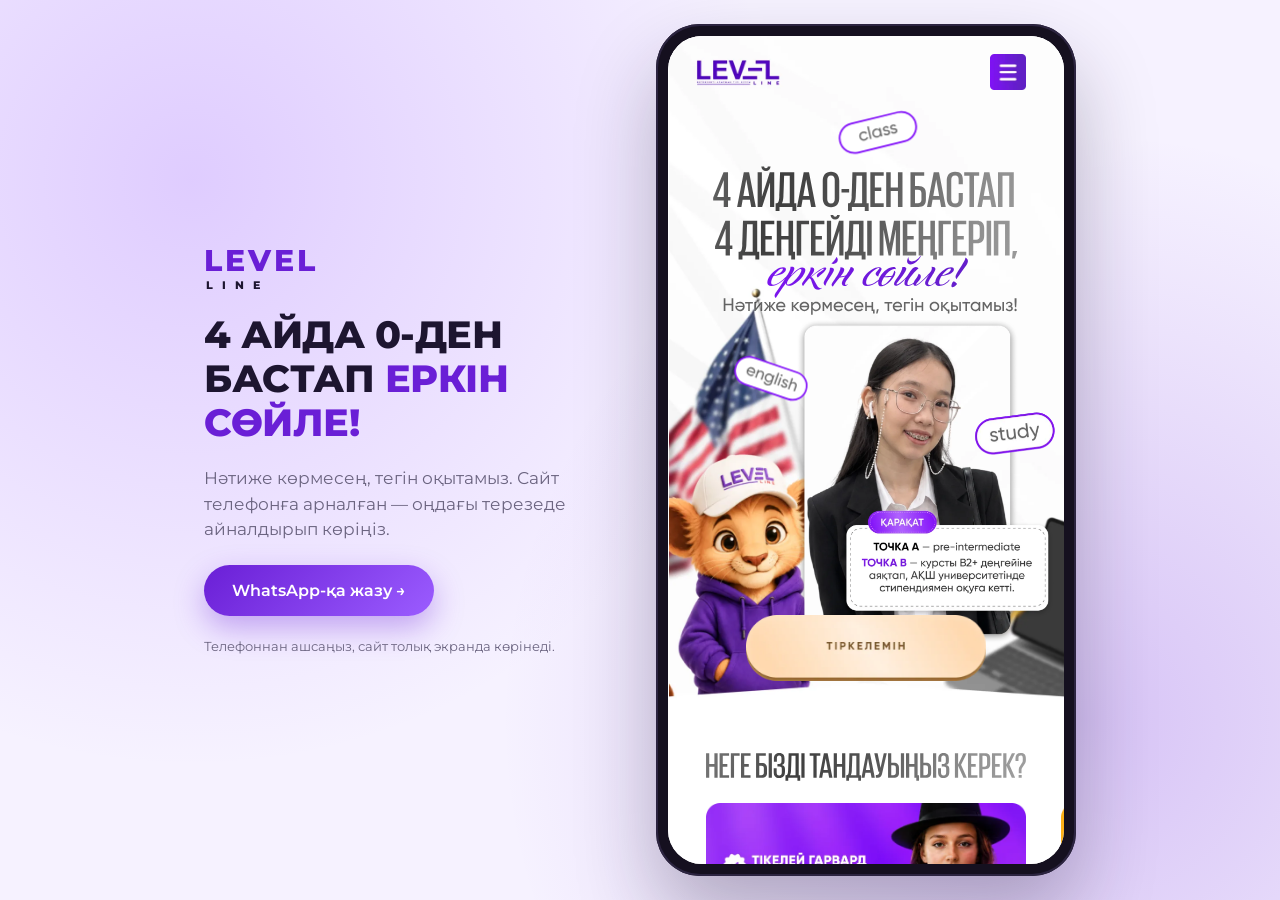
<file: index.html>
<!DOCTYPE html> <html> <head><script>
(function(){
  var framed = window.self !== window.top;
  // Компьютерде (кең экран) — телефон терезесі бар бетке
  if (!framed && Math.min(window.innerWidth, screen.width) >= 760) { location.replace('desktop.html' + location.hash); return; }
  // Терезе ішінде сыртқы сілтемелер (WhatsApp, YouTube) жаңа бетте ашылсын
  if (framed) document.addEventListener('click', function(e){
    var a = e.target.closest && e.target.closest('a[href^="http"]');
    if (a) a.target = '_blank';
  }, true);
})();
</script>
 <meta charset="utf-8" /> <meta http-equiv="Content-Type" content="text/html; charset=utf-8" /> <meta name="viewport" content="width=device-width, initial-scale=1.0" /> <!--metatextblock--> <title>LEVEL LINE</title> <meta property="og:url" content="./" /> <meta property="og:title" content="LEVEL LINE" /> <meta property="og:description" content="" /> <meta property="og:type" content="website" /> <link rel="canonical" href="./"> <!--/metatextblock--> <meta name="format-detection" content="telephone=no" /> <meta http-equiv="x-dns-prefetch-control" content="on"> <link rel="dns-prefetch" href="https://ws.tildacdn.com"> <link rel="dns-prefetch" href="https://static.tildacdn.pro"> <!--favicons--> <link rel="shortcut icon" href="img/tildafavicon.ico" type="image/x-icon"/> <!--/favicons--> <!-- Assets --> <script src="js/tilda-fallback-1.0.min.js" async charset="utf-8"></script> <link rel="stylesheet" href="css/tilda-grid-3.0.min.css" type="text/css" media="all" onerror="this.loaderr='y';"/> <link rel="stylesheet" href="css/tilda-blocks-page247518203.min.css" type="text/css" media="all" onerror="this.loaderr='y';" /> <link rel="preconnect" href="https://fonts.gstatic.com"> <link href="https://fonts.googleapis.com/css2?family=Montserrat:wght@100..900&subset=latin,cyrillic" rel="stylesheet"> <link rel="stylesheet" href="css/tilda-animation-2.0.min.css" type="text/css" media="all" onerror="this.loaderr='y';" /> <link rel="stylesheet" href="css/tilda-menusub-1.1.min.css" type="text/css" media="all" onerror="this.loaderr='y';" /> <link rel="stylesheet" href="css/tilda-menu-widgeticons-1.0.min.css" type="text/css" media="all" onerror="this.loaderr='y';" /> <link rel="stylesheet" href="css/tilda-slds-1.4.min.css" type="text/css" media="print" onload="this.media='all';" onerror="this.loaderr='y';" /> <noscript><link rel="stylesheet" href="css/tilda-slds-1.4.min.css" type="text/css" media="all" /></noscript> <link rel="stylesheet" href="css/tilda-zero-gallery-1.0.min.css" type="text/css" media="all" onerror="this.loaderr='y';" /> <script nomodule src="js/tilda-polyfill-1.0.min.js" charset="utf-8"></script> <script type="text/javascript">function t_onReady(func) {if(document.readyState!='loading') {func();} else {document.addEventListener('DOMContentLoaded',func);}}
function t_onFuncLoad(funcName,okFunc,time) {if(typeof window[funcName]==='function') {okFunc();} else {setTimeout(function() {t_onFuncLoad(funcName,okFunc,time);},(time||100));}}window.tildaApiServiceRootDomain="tildaapi.pro";function t396_initialScale(t){var e=document.getElementById("rec"+t);if(e){var i=e.querySelector(".t396__artboard");if(i){window.tn_scale_initial_window_width||(window.tn_scale_initial_window_width=document.documentElement.clientWidth);var a=window.tn_scale_initial_window_width,l=[],n,r=i.getAttribute("data-artboard-screens");if(r){r=r.split(",");for(var o=0;o<r.length;o++)l[o]=parseInt(r[o],10)}else l=[320,480,640,960,1200];for(var o=0;o<l.length;o++){var _=l[o];a>=_&&(n=_)}var d="edit"===window.allrecords.getAttribute("data-tilda-mode"),s="center"===t396_scaleInitial__getFieldValue(i,"valign",n,l),c="grid"===t396_scaleInitial__getFieldValue(i,"upscale",n,l),u=t396_scaleInitial__getFieldValue(i,"height_vh",n,l),g=t396_scaleInitial__getFieldValue(i,"height",n,l),w=!!window.opr&&!!window.opr.addons||!!window.opera||-1!==navigator.userAgent.indexOf(" OPR/");if(!d&&s&&!c&&!u&&g&&!w){var f=parseFloat((a/n).toFixed(3)),h=[i,i.querySelector(".t396__carrier"),i.querySelector(".t396__filter")],v=Math.floor(parseInt(g,10)*f)+"px",p;i.style.setProperty("--initial-scale-height",v);for(var o=0;o<h.length;o++)h[o].style.setProperty("height","var(--initial-scale-height)");t396_scaleInitial__getElementsToScale(i,n,l).forEach((function(t){t.style.zoom=f}))}}}}function t396_scaleInitial__getElementsToScale(t,e,i){return t?Array.prototype.slice.call(t.children).filter((function(t){if(!t)return!1;if(!t.classList.contains("t396__elem")&&!t.classList.contains("t396__group"))return!1;if(!t.querySelector(".tn-molecule, .tn-atom"))return!1;var a=!t.getAttribute("data-elem-type")&&t.classList.contains("tn-group"),l=t396_scaleInitial__getFieldValue(t,"container",e,i);return!l&&a&&(l="grid"),"grid"===l})):[]}function t396_scaleInitial__getFieldValue(t,e,i,a){if(!t)return null;var l=a[a.length-1],n=t.getAttribute(t396_scaleInitial__getFieldAttribute(t,e,i,l));if(null===n)for(var r=0;r<a.length;r++){var o=a[r];if(!(o<=i)&&null!==(n=t.getAttribute(t396_scaleInitial__getFieldAttribute(t,e,o,l))))break}return n}function t396_scaleInitial__getFieldAttribute(t,e,i,a){var l=["widthmode","heightmode","flex"],n=t.classList.contains("t396__artboard"),r=!n&&t.classList.contains("tn-group"),o="data-field-";n&&(o="data-artboard-"),r&&(o="data-group-");var _="-value",d;return(n||r&&-1!==l.indexOf(e))&&(_=""),o+e+(i===a?"":"-res-"+i)+_}window.TN_SCALE_INITIAL_VER="1.0",window.tn_scale_initial_window_width=null;if(navigator.userAgent.indexOf('Android')!==-1) {var l=document.createElement('link');l.rel='stylesheet';l.href='css/fonts-arial.css';l.media='all';document.getElementsByTagName('head')[0].appendChild(l);}</script> <script src="js/jquery-1.10.2.min.js" charset="utf-8" onerror="this.loaderr='y';"></script> <script src="js/tilda-scripts-3.0.min.js" charset="utf-8" defer onerror="this.loaderr='y';"></script> <script src="js/tilda-blocks-page247518203.min.js" charset="utf-8" async onerror="this.loaderr='y';"></script> <script src="js/tilda-lazyload-1.0.min.js" charset="utf-8" async onerror="this.loaderr='y';"></script> <script src="js/tilda-animation-2.0.min.js" charset="utf-8" async onerror="this.loaderr='y';"></script> <script src="js/tilda-zero-1.2.min.js" charset="utf-8" async onerror="this.loaderr='y';"></script> <script src="js/tilda-menusub-1.1.min.js" charset="utf-8" async onerror="this.loaderr='y';"></script> <script src="js/tilda-menu-1.1.min.js" charset="utf-8" async onerror="this.loaderr='y';"></script> <script src="js/tilda-menu-widgeticons-1.0.min.js" charset="utf-8" async onerror="this.loaderr='y';"></script> <script src="js/tilda-slds-1.4.min.js" charset="utf-8" async onerror="this.loaderr='y';"></script> <script src="js/tilda-zero-gallery-1.0.min.js" charset="utf-8" async onerror="this.loaderr='y';"></script> <script src="js/hammer.min.js" charset="utf-8" async onerror="this.loaderr='y';"></script> <script src="js/tilda-animation-sbs-1.0.min.js" charset="utf-8" async onerror="this.loaderr='y';"></script> <script src="js/tilda-zero-scale-1.0.min.js" charset="utf-8" async onerror="this.loaderr='y';"></script> <script src="js/tilda-events-1.0.min.js" charset="utf-8" async onerror="this.loaderr='y';"></script> <script type="text/javascript">window.dataLayer=window.dataLayer||[];</script> <script type="text/javascript">(function() {var ttt='cebo';var tt='oog';var re=new RegExp("bot|g" + tt + "le|yandex|baidu|bing|msn|duckduckbot|teoma|slurp|crawler|spider|robot|crawling|fa" + ttt + "ok|lighthouse","i");if((re.test(navigator.userAgent))===false&&typeof(sessionStorage)!='undefined'&&sessionStorage.getItem('visited')!=='y'&&document.visibilityState){var style=document.createElement('style');style.type='text/css';style.innerHTML='@media screen and (min-width: 980px) {.t-records {opacity: 0;}.t-records_animated {-webkit-transition: opacity ease-in-out .2s;-moz-transition: opacity ease-in-out .2s;-o-transition: opacity ease-in-out .2s;transition: opacity ease-in-out .2s;}.t-records.t-records_visible {opacity: 1;}}';document.getElementsByTagName('head')[0].appendChild(style);function t_setvisRecs(){var alr=document.querySelectorAll('.t-records');Array.prototype.forEach.call(alr,function(el) {el.classList.add("t-records_animated");});setTimeout(function() {Array.prototype.forEach.call(alr,function(el) {el.classList.add("t-records_visible");});sessionStorage.setItem("visited","y");},400);}
document.addEventListener('DOMContentLoaded',t_setvisRecs);}})();</script></head> <body class="t-body" style="margin:0;"> <!--allrecords--> <div id="allrecords" class="t-records" data-hook="blocks-collection-content-node" data-tilda-project-id="7653613" data-tilda-page-id="247518203" data-tilda-page-alias="main" data-tilda-formskey="fed1aa3fed8751dc71270c6757653613" data-tilda-cookie="no" data-tilda-lazy="yes" data-tilda-root-zone="pro" data-tilda-project-country="KZ"> <div id="rec4166453003" class="r t-rec t-screenmax-480px" style=" " data-animationappear="off" data-record-type="396" data-screen-max="480px"> <!-- T396 --> <style>#rec4166453003 .t396__artboard{height:550px;background-color:#ffffff;overflow-x:hidden;overflow-y:auto;}#rec4166453003 .t396__filter{height:550px;}#rec4166453003 .t396__carrier{height:550px;background-position:center center;background-attachment:scroll;background-size:cover;background-repeat:no-repeat;}@media screen and (max-width:1199px){#rec4166453003 .t396__artboard,#rec4166453003 .t396__filter,#rec4166453003 .t396__carrier{}#rec4166453003 .t396__filter{}#rec4166453003 .t396__carrier{background-attachment:scroll;}}@media screen and (max-width:959px){#rec4166453003 .t396__artboard,#rec4166453003 .t396__filter,#rec4166453003 .t396__carrier{}#rec4166453003 .t396__filter{}#rec4166453003 .t396__carrier{background-attachment:scroll;}}@media screen and (max-width:639px){#rec4166453003 .t396__artboard,#rec4166453003 .t396__filter,#rec4166453003 .t396__carrier{}#rec4166453003 .t396__filter{}#rec4166453003 .t396__carrier{background-attachment:scroll;}}@media screen and (max-width:479px){#rec4166453003 .t396__artboard,#rec4166453003 .t396__filter,#rec4166453003 .t396__carrier{height:680px;}#rec4166453003 .t396__filter{}#rec4166453003 .t396__carrier{background-attachment:scroll;}}#rec4166453003 .tn-elem[data-elem-id="1790221328390"]{z-index:3;top:0px;left:calc(50% - 600px + -591px);width:310px;height:auto;}#rec4166453003 .tn-elem[data-elem-id="1790221328390"] .tn-atom{border-radius:0px 0px 0px 0px;background-position:center center;border-width:var(--t396-borderwidth,0);border-style:var(--t396-borderstyle,solid);border-color:var(--t396-bordercolor,transparent);transition:background-color var(--t396-speedhover,0s) ease-in-out,color var(--t396-speedhover,0s) ease-in-out,border-color var(--t396-speedhover,0s) ease-in-out,box-shadow var(--t396-shadowshoverspeed,0.2s) ease-in-out;}#rec4166453003 .tn-elem[data-elem-id="1790221328390"] .tn-atom__img{border-radius:0px 0px 0px 0px;object-position:center center;}@media screen and (max-width:1199px){#rec4166453003 .tn-elem[data-elem-id="1790221328390"]{display:table;top:26px;left:calc(50% - 480px + -435px);height:auto;}}@media screen and (max-width:959px){#rec4166453003 .tn-elem[data-elem-id="1790221328390"]{display:table;top:11px;left:calc(50% - 320px + -586px);height:auto;}}@media screen and (max-width:639px){#rec4166453003 .tn-elem[data-elem-id="1790221328390"]{display:table;top:-26px;left:calc(50% - 240px + -489px);height:auto;}}@media screen and (max-width:479px){#rec4166453003 .tn-elem[data-elem-id="1790221328390"]{display:table;left:calc(50% - 160px + -37px);width:395px;height:auto;}}#rec4166453003 .tn-elem[data-elem-id="1790221361205"]{z-index:3;top:20px;left:calc(50% - 600px + -635px);width:200px;height:auto;}#rec4166453003 .tn-elem[data-elem-id="1790221361205"] .tn-atom{border-radius:0px 0px 0px 0px;background-position:center center;border-width:var(--t396-borderwidth,0);border-style:var(--t396-borderstyle,solid);border-color:var(--t396-bordercolor,transparent);transition:background-color var(--t396-speedhover,0s) ease-in-out,color var(--t396-speedhover,0s) ease-in-out,border-color var(--t396-speedhover,0s) ease-in-out,box-shadow var(--t396-shadowshoverspeed,0.2s) ease-in-out;}#rec4166453003 .tn-elem[data-elem-id="1790221361205"] .tn-atom__img{border-radius:0px 0px 0px 0px;object-position:center center;}@media screen and (max-width:1199px){#rec4166453003 .tn-elem[data-elem-id="1790221361205"]{display:table;top:46px;left:calc(50% - 480px + -479px);height:auto;}}@media screen and (max-width:959px){#rec4166453003 .tn-elem[data-elem-id="1790221361205"]{display:table;top:31px;left:calc(50% - 320px + -630px);height:auto;}}@media screen and (max-width:639px){#rec4166453003 .tn-elem[data-elem-id="1790221361205"]{display:table;top:-6px;left:calc(50% - 240px + -533px);height:auto;}}@media screen and (max-width:479px){#rec4166453003 .tn-elem[data-elem-id="1790221361205"]{display:table;top:18px;left:calc(50% - 160px + 284px);width:36px;height:auto;}}#rec4166453003 .tn-elem[data-elem-id="1790221508672"]{text-align:center;z-index:3;top:71px;left:calc(50% - 600px + -1007px);width:351px;height:439px;}#rec4166453003 .tn-elem[data-elem-id="1790221508672"] .tn-atom{font-size:14px;font-family:var(--t-text-font,Arial);line-height:1.55;font-weight:400;border-radius:calc(0px * var(--zoom,1)) calc(0px * var(--zoom,1)) calc(0px * var(--zoom,1)) calc(0px * var(--zoom,1));background-position:center center;border-width:var(--t396-borderwidth,0);border-style:var(--t396-borderstyle,solid);border-color:var(--t396-bordercolor,transparent);transition:background-color var(--t396-speedhover,0s) ease-in-out,color var(--t396-speedhover,0s) ease-in-out,border-color var(--t396-speedhover,0s) ease-in-out,box-shadow var(--t396-shadowshoverspeed,0.2s) ease-in-out;}#rec4166453003 .tn-elem[data-elem-id="1790221508672"] .t-slds__main{border-radius:calc(0px * var(--zoom,1)) calc(0px * var(--zoom,1)) calc(0px * var(--zoom,1)) calc(0px * var(--zoom,1));border-style:solid;transition:box-shadow var(--t396-shadowshoverspeed,0.2s) ease-in-out;}@media screen and (max-width:1199px){#rec4166453003 .tn-elem[data-elem-id="1790221508672"]{display:table;top:97px;left:calc(50% - 480px + -851px);}#rec4166453003 .tn-elem[data-elem-id="1790221508672"] .tn-atom__slds-img{background-size:cover;}}@media screen and (max-width:959px){#rec4166453003 .tn-elem[data-elem-id="1790221508672"]{display:table;top:82px;left:calc(50% - 320px + -1002px);}#rec4166453003 .tn-elem[data-elem-id="1790221508672"] .tn-atom__slds-img{background-size:cover;}}@media screen and (max-width:639px){#rec4166453003 .tn-elem[data-elem-id="1790221508672"]{display:table;top:45px;left:calc(50% - 240px + -905px);}#rec4166453003 .tn-elem[data-elem-id="1790221508672"] .tn-atom__slds-img{background-size:cover;}}@media screen and (max-width:479px){#rec4166453003 .tn-elem[data-elem-id="1790221508672"]{display:table;top:284px;left:calc(50% - 160px + 90px);width:258px;height:324px;}#rec4166453003 .tn-elem[data-elem-id="1790221508672"] .tn-atom__slds-img{background-size:cover;}}#rec4166453003 .tn-elem[data-elem-id="1790221470407"]{z-index:3;top:20px;left:calc(50% - 600px + -635px);width:200px;height:auto;}#rec4166453003 .tn-elem[data-elem-id="1790221470407"] .tn-atom{border-radius:0px 0px 0px 0px;background-position:center center;border-width:var(--t396-borderwidth,0);border-style:var(--t396-borderstyle,solid);border-color:var(--t396-bordercolor,transparent);transition:background-color var(--t396-speedhover,0s) ease-in-out,color var(--t396-speedhover,0s) ease-in-out,border-color var(--t396-speedhover,0s) ease-in-out,box-shadow var(--t396-shadowshoverspeed,0.2s) ease-in-out;}#rec4166453003 .tn-elem[data-elem-id="1790221470407"] .tn-atom__img{border-radius:0px 0px 0px 0px;object-position:center center;}@media screen and (max-width:1199px){#rec4166453003 .tn-elem[data-elem-id="1790221470407"]{display:table;top:46px;left:calc(50% - 480px + -479px);height:auto;}}@media screen and (max-width:959px){#rec4166453003 .tn-elem[data-elem-id="1790221470407"]{display:table;top:31px;left:calc(50% - 320px + -630px);height:auto;}}@media screen and (max-width:639px){#rec4166453003 .tn-elem[data-elem-id="1790221470407"]{display:table;top:-6px;left:calc(50% - 240px + -533px);height:auto;}}@media screen and (max-width:479px){#rec4166453003 .tn-elem[data-elem-id="1790221470407"]{display:table;top:579px;left:calc(50% - 160px + 40px);width:240px;height:auto;}}#rec4166453003 .tn-elem[data-elem-id="1790221730567"]{z-index:3;top:20px;left:calc(50% - 600px + -635px);width:200px;height:auto;}#rec4166453003 .tn-elem[data-elem-id="1790221730567"] .tn-atom{border-radius:0px 0px 0px 0px;background-position:center center;border-width:var(--t396-borderwidth,0);border-style:var(--t396-borderstyle,solid);border-color:var(--t396-bordercolor,transparent);transition:background-color var(--t396-speedhover,0s) ease-in-out,color var(--t396-speedhover,0s) ease-in-out,border-color var(--t396-speedhover,0s) ease-in-out,box-shadow var(--t396-shadowshoverspeed,0.2s) ease-in-out;}#rec4166453003 .tn-elem[data-elem-id="1790221730567"] .tn-atom__img{border-radius:0px 0px 0px 0px;object-position:center center;}@media screen and (max-width:1199px){#rec4166453003 .tn-elem[data-elem-id="1790221730567"]{display:table;top:46px;left:calc(50% - 480px + -479px);height:auto;}}@media screen and (max-width:959px){#rec4166453003 .tn-elem[data-elem-id="1790221730567"]{display:table;top:31px;left:calc(50% - 320px + -630px);height:auto;}}@media screen and (max-width:639px){#rec4166453003 .tn-elem[data-elem-id="1790221730567"]{display:table;top:-6px;left:calc(50% - 240px + -533px);height:auto;}}@media screen and (max-width:479px){#rec4166453003 .tn-elem[data-elem-id="1790221730567"]{display:table;top:128px;left:calc(50% - 160px + -37px);width:395px;height:auto;}}#rec4166453003 .tn-elem[data-elem-id="1790222371868000048"]{z-index:3;top:40px;left:calc(50% - 600px + -616px);width:200px;height:auto;}#rec4166453003 .tn-elem.t396__elem--anim-hidden[data-elem-id="1790222371868000048"]{opacity:0;}#rec4166453003 .tn-elem[data-elem-id="1790222371868000048"] .tn-atom{border-radius:0px 0px 0px 0px;background-position:center center;border-width:var(--t396-borderwidth,0);border-style:var(--t396-borderstyle,solid);border-color:var(--t396-bordercolor,transparent);transition:background-color var(--t396-speedhover,0s) ease-in-out,color var(--t396-speedhover,0s) ease-in-out,border-color var(--t396-speedhover,0s) ease-in-out,box-shadow var(--t396-shadowshoverspeed,0.2s) ease-in-out;}#rec4166453003 .tn-elem[data-elem-id="1790222371868000048"] .tn-atom__img{border-radius:0px 0px 0px 0px;object-position:center center;}@media screen and (max-width:1199px){#rec4166453003 .tn-elem[data-elem-id="1790222371868000048"]{display:table;top:66px;left:calc(50% - 480px + -460px);height:auto;}}@media screen and (max-width:959px){#rec4166453003 .tn-elem[data-elem-id="1790222371868000048"]{display:table;top:51px;left:calc(50% - 320px + -611px);height:auto;}}@media screen and (max-width:639px){#rec4166453003 .tn-elem[data-elem-id="1790222371868000048"]{display:table;top:14px;left:calc(50% - 240px + -514px);height:auto;}}@media screen and (max-width:479px){#rec4166453003 .tn-elem[data-elem-id="1790222371868000048"]{display:table;top:376px;left:calc(50% - 160px + 270px);width:78px;height:auto;}#rec4166453003 .tn-elem[data-elem-id="1790222371868000048"] .tn-atom{background-size:cover;-webkit-transform:rotate(0deg);-moz-transform:rotate(0deg);transform:rotate(0deg);}}#rec4166453003 .tn-elem[data-elem-id="1790222363646000047"]{z-index:3;top:30px;left:calc(50% - 600px + -626px);width:200px;height:auto;}#rec4166453003 .tn-elem.t396__elem--anim-hidden[data-elem-id="1790222363646000047"]{opacity:0;}#rec4166453003 .tn-elem[data-elem-id="1790222363646000047"] .tn-atom{border-radius:0px 0px 0px 0px;background-position:center center;border-width:var(--t396-borderwidth,0);border-style:var(--t396-borderstyle,solid);border-color:var(--t396-bordercolor,transparent);transition:background-color var(--t396-speedhover,0s) ease-in-out,color var(--t396-speedhover,0s) ease-in-out,border-color var(--t396-speedhover,0s) ease-in-out,box-shadow var(--t396-shadowshoverspeed,0.2s) ease-in-out;}#rec4166453003 .tn-elem[data-elem-id="1790222363646000047"] .tn-atom__img{border-radius:0px 0px 0px 0px;object-position:center center;}@media screen and (max-width:1199px){#rec4166453003 .tn-elem[data-elem-id="1790222363646000047"]{display:table;top:56px;left:calc(50% - 480px + -470px);height:auto;}}@media screen and (max-width:959px){#rec4166453003 .tn-elem[data-elem-id="1790222363646000047"]{display:table;top:41px;left:calc(50% - 320px + -621px);height:auto;}}@media screen and (max-width:639px){#rec4166453003 .tn-elem[data-elem-id="1790222363646000047"]{display:table;top:4px;left:calc(50% - 240px + -524px);height:auto;}}@media screen and (max-width:479px){#rec4166453003 .tn-elem[data-elem-id="1790222363646000047"]{display:table;top:310px;left:calc(50% - 160px + 24px);width:82px;height:auto;}#rec4166453003 .tn-elem[data-elem-id="1790222363646000047"] .tn-atom{background-size:cover;-webkit-transform:rotate(0deg);-moz-transform:rotate(0deg);transform:rotate(0deg);}}#rec4166453003 .tn-elem[data-elem-id="1790222348241"]{z-index:3;top:185px;left:calc(50% - 600px + -388px);width:200px;height:auto;}#rec4166453003 .tn-elem.t396__elem--anim-hidden[data-elem-id="1790222348241"]{opacity:0;}#rec4166453003 .tn-elem[data-elem-id="1790222348241"] .tn-atom{border-radius:0px 0px 0px 0px;background-position:center center;border-width:var(--t396-borderwidth,0);border-style:var(--t396-borderstyle,solid);border-color:var(--t396-bordercolor,transparent);transition:background-color var(--t396-speedhover,0s) ease-in-out,color var(--t396-speedhover,0s) ease-in-out,border-color var(--t396-speedhover,0s) ease-in-out,box-shadow var(--t396-shadowshoverspeed,0.2s) ease-in-out;}#rec4166453003 .tn-elem[data-elem-id="1790222348241"] .tn-atom__img{border-radius:0px 0px 0px 0px;object-position:center center;}@media screen and (max-width:1199px){#rec4166453003 .tn-elem[data-elem-id="1790222348241"]{display:table;top:211px;left:calc(50% - 480px + -232px);height:auto;}}@media screen and (max-width:959px){#rec4166453003 .tn-elem[data-elem-id="1790222348241"]{display:table;top:196px;left:calc(50% - 320px + -383px);height:auto;}}@media screen and (max-width:639px){#rec4166453003 .tn-elem[data-elem-id="1790222348241"]{display:table;top:159px;left:calc(50% - 240px + -286px);height:auto;}}@media screen and (max-width:479px){#rec4166453003 .tn-elem[data-elem-id="1790222348241"]{display:table;top:74px;left:calc(50% - 160px + 133px);width:78px;height:auto;}#rec4166453003 .tn-elem[data-elem-id="1790222348241"] .tn-atom{background-size:cover;-webkit-transform:rotate(0deg);-moz-transform:rotate(0deg);transform:rotate(0deg);}}</style> <div class='t396'> <div class="t396__artboard" data-artboard-recid="4166453003" data-artboard-screens="320,480,640,960,1200" data-artboard-height="550" data-artboard-valign="center" data-artboard-upscale="grid" data-artboard-ovrflw="custom" data-artboard-height-res-320="680"> <div class="t396__carrier" data-artboard-recid="4166453003"></div> <div class="t396__filter" data-artboard-recid="4166453003"></div> <div class='t396__elem tn-elem tn-elem__41664530031790221328390' data-elem-id='1790221328390' data-elem-type='image' data-field-top-value="0" data-field-left-value="-591" data-field-height-value="551" data-field-width-value="310" data-field-axisy-value="top" data-field-axisx-value="left" data-field-container-value="grid" data-field-topunits-value="px" data-field-leftunits-value="px" data-field-heightunits-value="px" data-field-widthunits-value="px" data-field-imagefit-value="auto" data-field-filewidth-value="1680" data-field-fileheight-value="2986" data-field-heightmode-value="hug" data-field-left-res-320-value="-37" data-field-height-res-320-value="702" data-field-width-res-320-value="395" data-field-top-res-480-value="-26" data-field-left-res-480-value="-489" data-field-height-res-480-value="551" data-field-top-res-640-value="11" data-field-left-res-640-value="-586" data-field-height-res-640-value="551" data-field-top-res-960-value="26" data-field-left-res-960-value="-435" data-field-height-res-960-value="551"> <div class='tn-atom'> <img class='tn-atom__img t-img' data-original='images/tild3235-6436-4831-b231-383761363238/Instagram_story_-_3.webp'
src='images/thumbs/tild3235-6436-4831-b231-383761363238/resize-20x/Instagram_story_-_3.png'
alt='' imgfield='tn_img_1790221328390'
/> </div> </div> <div class='t396__elem tn-elem tn-elem__41664530031790221361205' data-elem-id='1790221361205' data-elem-type='image' data-field-top-value="20" data-field-left-value="-635" data-field-height-value="200" data-field-width-value="200" data-field-axisy-value="top" data-field-axisx-value="left" data-field-container-value="grid" data-field-topunits-value="px" data-field-leftunits-value="px" data-field-heightunits-value="px" data-field-widthunits-value="px" data-field-imagefit-value="auto" data-field-filewidth-value="75" data-field-fileheight-value="75" data-field-heightmode-value="hug" data-field-top-res-320-value="18" data-field-left-res-320-value="284" data-field-height-res-320-value="36" data-field-width-res-320-value="36" data-field-top-res-480-value="-6" data-field-left-res-480-value="-533" data-field-height-res-480-value="200" data-field-top-res-640-value="31" data-field-left-res-640-value="-630" data-field-height-res-640-value="200" data-field-top-res-960-value="46" data-field-left-res-960-value="-479" data-field-height-res-960-value="200"> <a class='tn-atom'
href="#menuopen"> <img class='tn-atom__img t-img' data-original='images/tild3537-3364-4664-a532-623562333763/Group_48098593.webp'
src='images/thumbs/tild3537-3364-4664-a532-623562333763/resize-20x/Group_48098593.png'
alt='' imgfield='tn_img_1790221361205'
/> </a> </div> <div class='t396__elem tn-elem tn-elem__41664530031790221508672 t-animate' data-elem-id='1790221508672' data-elem-type='gallery' data-field-top-value="71" data-field-left-value="-1007" data-field-height-value="439" data-field-width-value="351" data-field-axisy-value="top" data-field-axisx-value="left" data-field-container-value="grid" data-field-topunits-value="px" data-field-leftunits-value="px" data-field-heightunits-value="px" data-field-widthunits-value="px" data-animate-style="fadeindown" data-animate-duration="1" data-animate-distance="100" data-animate-mobile="y" data-field-fontsize-value="14" data-field-top-res-320-value="284" data-field-left-res-320-value="90" data-field-height-res-320-value="324" data-field-width-res-320-value="258" data-field-top-res-480-value="45" data-field-left-res-480-value="-905" data-field-top-res-640-value="82" data-field-left-res-640-value="-1002" data-field-top-res-960-value="97" data-field-left-res-960-value="-851" data-field-imgs-value="[{&quot;lid&quot;:&quot;1790221508673000001&quot;,&quot;li_img&quot;:&quot;images/tild3033-3535-4561-a239-333138353434/Group_48098589.webp&quot;,&quot;li_imgalt&quot;:&quot;&quot;,&quot;li_imgtitle&quot;:&quot;&quot;,&quot;li_youtube&quot;:&quot;&quot;,&quot;li_vimeo&quot;:&quot;&quot;,&quot;li_imgurl&quot;:&quot;&quot;,&quot;li_imgtarget&quot;:&quot;&quot;,&quot;li_imgnofollow&quot;:&quot;&quot;,&quot;li_rutube&quot;:&quot;&quot;,&quot;li_vkvideo&quot;:&quot;&quot;,&quot;li_kinescope&quot;:&quot;&quot;,&quot;li_iframe&quot;:&quot;&quot;},{&quot;lid&quot;:&quot;1790221508673000002&quot;,&quot;li_img&quot;:&quot;images/tild3461-3137-4039-b264-613463313436/Group_48098589-1.webp&quot;,&quot;li_imgalt&quot;:&quot;&quot;,&quot;li_imgtitle&quot;:&quot;&quot;,&quot;li_youtube&quot;:&quot;&quot;,&quot;li_vimeo&quot;:&quot;&quot;,&quot;li_imgurl&quot;:&quot;&quot;,&quot;li_imgtarget&quot;:&quot;&quot;,&quot;li_imgnofollow&quot;:&quot;&quot;,&quot;li_rutube&quot;:&quot;&quot;,&quot;li_vkvideo&quot;:&quot;&quot;,&quot;li_kinescope&quot;:&quot;&quot;,&quot;li_iframe&quot;:&quot;&quot;},{&quot;lid&quot;:&quot;tild3264-6663-4264-b362-633565613234&quot;,&quot;li_img&quot;:&quot;images/tild3264-6663-4264-b362-633565613234/Group_48098590.webp&quot;,&quot;li_imgalt&quot;:&quot;&quot;,&quot;li_imgtitle&quot;:&quot;&quot;,&quot;li_imgurl&quot;:&quot;&quot;,&quot;li_imgtarget&quot;:&quot;&quot;,&quot;li_imgnofollow&quot;:&quot;&quot;,&quot;li_youtube&quot;:&quot;&quot;,&quot;li_vimeo&quot;:&quot;&quot;,&quot;li_webm&quot;:&quot;&quot;,&quot;li_mp4&quot;:&quot;&quot;,&quot;li_rutube&quot;:&quot;&quot;,&quot;li_vkvideo&quot;:&quot;&quot;,&quot;li_kinescope&quot;:&quot;&quot;,&quot;li_iframe&quot;:&quot;&quot;,&quot;li_hash&quot;:&quot;&quot;},{&quot;lid&quot;:&quot;tild3736-6661-4965-a364-386232636163&quot;,&quot;li_img&quot;:&quot;images/tild3736-6661-4965-a364-386232636163/Group_48098591.webp&quot;,&quot;li_imgalt&quot;:&quot;&quot;,&quot;li_imgtitle&quot;:&quot;&quot;,&quot;li_imgurl&quot;:&quot;&quot;,&quot;li_imgtarget&quot;:&quot;&quot;,&quot;li_imgnofollow&quot;:&quot;&quot;,&quot;li_youtube&quot;:&quot;&quot;,&quot;li_vimeo&quot;:&quot;&quot;,&quot;li_webm&quot;:&quot;&quot;,&quot;li_mp4&quot;:&quot;&quot;,&quot;li_rutube&quot;:&quot;&quot;,&quot;li_vkvideo&quot;:&quot;&quot;,&quot;li_kinescope&quot;:&quot;&quot;,&quot;li_iframe&quot;:&quot;&quot;,&quot;li_hash&quot;:&quot;&quot;},{&quot;lid&quot;:&quot;tild3235-3831-4437-a362-363630633639&quot;,&quot;li_img&quot;:&quot;images/tild3235-3831-4437-a362-363630633639/Group_48098592.webp&quot;,&quot;li_imgalt&quot;:&quot;&quot;,&quot;li_imgtitle&quot;:&quot;&quot;,&quot;li_imgurl&quot;:&quot;&quot;,&quot;li_imgtarget&quot;:&quot;&quot;,&quot;li_imgnofollow&quot;:&quot;&quot;,&quot;li_youtube&quot;:&quot;&quot;,&quot;li_vimeo&quot;:&quot;&quot;,&quot;li_webm&quot;:&quot;&quot;,&quot;li_mp4&quot;:&quot;&quot;,&quot;li_rutube&quot;:&quot;&quot;,&quot;li_vkvideo&quot;:&quot;&quot;,&quot;li_kinescope&quot;:&quot;&quot;,&quot;li_iframe&quot;:&quot;&quot;,&quot;li_hash&quot;:&quot;&quot;}]" data-field-slds_autoplay-value="4" data-field-slds_playiconcolor-value="#ffffff" data-field-slds_stretch-value="cover" data-field-slds_imgposition-value="right bottom" data-field-slds_loop-value="loop" data-field-slds_arrowtype-value="1" data-field-slds_arrowalign-value="center" data-field-slds_arrowbetweenmargin-value="10" data-field-slds_playiconsize-value="70" data-field-slds_dotssize-value="8" data-field-slds_dotscontrols-value="none" data-field-slds_arrowcontrols-value="none" data-field-slds_arrowsize-value="s" data-field-slds_arrowlinesize-value="1" data-field-slds_captiontopmargin-value="20" data-field-slds_dotsvmargin-value="10" data-field-slds_captionwidth-value="80" data-field-slds_arrowhmargin-value="20" data-field-slds_dotshmargin-value="15" data-field-slds_arrowvmargin-value="10" data-field-borderstyle-value="solid"> <div class='tn-atom tn-atom__gallery'></div> </div> <div class='t396__elem tn-elem tn-elem__41664530031790221470407 t-animate' data-elem-id='1790221470407' data-elem-type='image' data-field-top-value="20" data-field-left-value="-635" data-field-height-value="55" data-field-width-value="200" data-field-axisy-value="top" data-field-axisx-value="left" data-field-container-value="grid" data-field-topunits-value="px" data-field-leftunits-value="px" data-field-heightunits-value="px" data-field-widthunits-value="px" data-animate-style="fadeindown" data-animate-duration="1" data-animate-distance="100" data-animate-mobile="y" data-field-imagefit-value="auto" data-field-filewidth-value="589" data-field-fileheight-value="162" data-field-heightmode-value="hug" data-field-top-res-320-value="579" data-field-left-res-320-value="40" data-field-height-res-320-value="66" data-field-width-res-320-value="240" data-field-top-res-480-value="-6" data-field-left-res-480-value="-533" data-field-height-res-480-value="55" data-field-top-res-640-value="31" data-field-left-res-640-value="-630" data-field-height-res-640-value="55" data-field-top-res-960-value="46" data-field-left-res-960-value="-479" data-field-height-res-960-value="55"> <a class='tn-atom'
href="https://api.whatsapp.com/send/?phone=77004537501&amp;text&amp;type=phone_number&amp;app_absent=0&amp;utm_source=ig"> <img class='tn-atom__img t-img' data-original='images/tild6530-6234-4639-a363-326633356563/photo.webp'
src='images/thumbs/tild6530-6234-4639-a363-326633356563/resize-20x/photo.png'
alt='' imgfield='tn_img_1790221470407'
/> </a> </div> <div class='t396__elem tn-elem tn-elem__41664530031790221730567 t-animate' data-elem-id='1790221730567' data-elem-type='image' data-field-top-value="20" data-field-left-value="-635" data-field-height-value="89" data-field-width-value="200" data-field-axisy-value="top" data-field-axisx-value="left" data-field-container-value="grid" data-field-topunits-value="px" data-field-leftunits-value="px" data-field-heightunits-value="px" data-field-widthunits-value="px" data-animate-style="fadeindown" data-animate-duration="1" data-animate-distance="100" data-animate-mobile="y" data-field-imagefit-value="auto" data-field-filewidth-value="1059" data-field-fileheight-value="469" data-field-heightmode-value="hug" data-field-top-res-320-value="128" data-field-left-res-320-value="-37" data-field-height-res-320-value="175" data-field-width-res-320-value="395" data-field-top-res-480-value="-6" data-field-left-res-480-value="-533" data-field-height-res-480-value="89" data-field-top-res-640-value="31" data-field-left-res-640-value="-630" data-field-height-res-640-value="89" data-field-top-res-960-value="46" data-field-left-res-960-value="-479" data-field-height-res-960-value="89"> <div class='tn-atom'> <img class='tn-atom__img t-img' data-original='images/tild6637-6361-4333-a531-356433663665/Group_48098056.svg'
src='images/tild6637-6361-4333-a531-356433663665/Group_48098056.svg'
alt='' imgfield='tn_img_1790221730567'
/> </div> </div> <div class='t396__elem tn-elem tn-elem__41664530031790222371868000048 ' data-elem-id='1790222371868000048' data-elem-type='image' data-field-top-value="40" data-field-left-value="-616" data-field-height-value="110" data-field-width-value="200" data-field-axisy-value="top" data-field-axisx-value="left" data-field-container-value="grid" data-field-topunits-value="px" data-field-leftunits-value="px" data-field-heightunits-value="px" data-field-widthunits-value="px" data-animate-mobile="y" data-animate-sbs-event="intoview" data-animate-sbs-trg="1" data-animate-sbs-trgofst="0" data-animate-sbs-opts="[{'mx':0,'my':0,'sx':1,'sy':1,'op':1,'ro':0,'ti':0,'ea':'0','dt':0},{'mx':0,'my':0,'sx':1.12,'sy':1.12,'op':1,'ro':0,'ti':1000,'ea':'easeInOut','dt':0},{'mx':0,'my':0,'sx':0.94,'sy':0.94,'op':1,'ro':0,'ti':1000,'ea':'easeInOut','dt':300},{'mx':0,'my':0,'sx':1.08,'sy':1.08,'op':1,'ro':0,'ti':1000,'ea':'easeInOut','dt':300}]" data-field-imagefit-value="auto" data-field-filewidth-value="168" data-field-fileheight-value="92" data-field-heightmode-value="hug" data-field-top-res-320-value="376" data-field-left-res-320-value="270" data-field-height-res-320-value="43" data-field-width-res-320-value="78" data-field-top-res-480-value="14" data-field-left-res-480-value="-514" data-field-height-res-480-value="110" data-field-top-res-640-value="51" data-field-left-res-640-value="-611" data-field-height-res-640-value="110" data-field-top-res-960-value="66" data-field-left-res-960-value="-460" data-field-height-res-960-value="110"> <div class='tn-atom'> <img class='tn-atom__img t-img' data-original='images/tila3364-3462-4261-a363-616565396430/Group_48098469.webp'
src='images/tila3364-3462-4261-a363-616565396430/-/resize/20x/Group_48098469.webp'
alt='' imgfield='tn_img_1790222371868000048'
/> </div> </div> <div class='t396__elem tn-elem tn-elem__41664530031790222363646000047 ' data-elem-id='1790222363646000047' data-elem-type='image' data-field-top-value="30" data-field-left-value="-626" data-field-height-value="160" data-field-width-value="200" data-field-axisy-value="top" data-field-axisx-value="left" data-field-container-value="grid" data-field-topunits-value="px" data-field-leftunits-value="px" data-field-heightunits-value="px" data-field-widthunits-value="px" data-animate-mobile="y" data-animate-sbs-event="intoview" data-animate-sbs-trg="1" data-animate-sbs-trgofst="0" data-animate-sbs-opts="[{'mx':0,'my':0,'sx':1,'sy':1,'op':1,'ro':0,'ti':0,'ea':'0','dt':0},{'mx':0,'my':0,'sx':1.12,'sy':1.12,'op':1,'ro':0,'ti':1000,'ea':'easeInOut','dt':0},{'mx':0,'my':0,'sx':0.94,'sy':0.94,'op':1,'ro':0,'ti':1000,'ea':'easeInOut','dt':300},{'mx':0,'my':0,'sx':1.08,'sy':1.08,'op':1,'ro':0,'ti':1000,'ea':'easeInOut','dt':300}]" data-field-imagefit-value="auto" data-field-filewidth-value="213" data-field-fileheight-value="170" data-field-heightmode-value="hug" data-field-top-res-320-value="310" data-field-left-res-320-value="24" data-field-height-res-320-value="65" data-field-width-res-320-value="82" data-field-top-res-480-value="4" data-field-left-res-480-value="-524" data-field-height-res-480-value="160" data-field-top-res-640-value="41" data-field-left-res-640-value="-621" data-field-height-res-640-value="160" data-field-top-res-960-value="56" data-field-left-res-960-value="-470" data-field-height-res-960-value="160"> <div class='tn-atom'> <img class='tn-atom__img t-img' data-original='images/tild6366-3235-4333-b562-373931376265/Group_48098470.svg'
src='images/tild6366-3235-4333-b562-373931376265/Group_48098470.svg'
alt='' imgfield='tn_img_1790222363646000047'
/> </div> </div> <div class='t396__elem tn-elem tn-elem__41664530031790222348241 ' data-elem-id='1790222348241' data-elem-type='image' data-field-top-value="185" data-field-left-value="-388" data-field-height-value="115" data-field-width-value="200" data-field-axisy-value="top" data-field-axisx-value="left" data-field-container-value="grid" data-field-topunits-value="px" data-field-leftunits-value="px" data-field-heightunits-value="px" data-field-widthunits-value="px" data-animate-mobile="y" data-animate-sbs-event="intoview" data-animate-sbs-trg="1" data-animate-sbs-trgofst="0" data-animate-sbs-opts="[{'mx':0,'my':0,'sx':1,'sy':1,'op':1,'ro':0,'ti':0,'ea':'0','dt':0},{'mx':0,'my':0,'sx':1.16,'sy':1.16,'op':1,'ro':0,'ti':1000,'ea':'easeInOut','dt':400},{'mx':0,'my':0,'sx':0.98,'sy':0.98,'op':1,'ro':0,'ti':600,'ea':'easeInOut','dt':400},{'mx':0,'my':0,'sx':1.12,'sy':1.12,'op':1,'ro':0,'ti':700,'ea':'easeInOut','dt':400}]" data-field-imagefit-value="auto" data-field-filewidth-value="245" data-field-fileheight-value="141" data-field-heightmode-value="hug" data-field-top-res-320-value="74" data-field-left-res-320-value="133" data-field-height-res-320-value="45" data-field-width-res-320-value="78" data-field-top-res-480-value="159" data-field-left-res-480-value="-286" data-field-height-res-480-value="115" data-field-top-res-640-value="196" data-field-left-res-640-value="-383" data-field-height-res-640-value="115" data-field-top-res-960-value="211" data-field-left-res-960-value="-232" data-field-height-res-960-value="115"> <div class='tn-atom'> <img class='tn-atom__img t-img' data-original='images/tild6533-6139-4830-b062-303831623264/Group_48098472.svg'
src='images/tild6533-6139-4830-b062-303831623264/Group_48098472.svg'
alt='' imgfield='tn_img_1790222348241'
/> </div> </div> </div> </div> <script>t_onReady(function() {t_onFuncLoad('t396_init',function() {t396_init('4166453003');});});</script> <!-- /T396 --> </div> <div id="rec4166561903" class="r t-rec t-screenmax-0px" style=" " data-animationappear="off" data-record-type="396" data-screen-max="0px"> <!-- T396 --> <style>#rec4166561903 .t396__artboard{height:550px;background-color:#ffffff;}#rec4166561903 .t396__filter{height:550px;}#rec4166561903 .t396__carrier{height:550px;background-position:center center;background-attachment:scroll;background-size:cover;background-repeat:no-repeat;}@media screen and (max-width:1199px){#rec4166561903 .t396__artboard,#rec4166561903 .t396__filter,#rec4166561903 .t396__carrier{}#rec4166561903 .t396__filter{}#rec4166561903 .t396__carrier{background-attachment:scroll;}}@media screen and (max-width:959px){#rec4166561903 .t396__artboard,#rec4166561903 .t396__filter,#rec4166561903 .t396__carrier{}#rec4166561903 .t396__filter{}#rec4166561903 .t396__carrier{background-attachment:scroll;}}@media screen and (max-width:639px){#rec4166561903 .t396__artboard,#rec4166561903 .t396__filter,#rec4166561903 .t396__carrier{}#rec4166561903 .t396__filter{}#rec4166561903 .t396__carrier{background-attachment:scroll;}}@media screen and (max-width:479px){#rec4166561903 .t396__artboard,#rec4166561903 .t396__filter,#rec4166561903 .t396__carrier{height:590px;}#rec4166561903 .t396__filter{}#rec4166561903 .t396__carrier{background-attachment:scroll;}}#rec4166561903 .tn-elem[data-elem-id="1790223647392000005"]{z-index:3;top:-106px;left:calc(50% - 600px + -641px);width:138px;height:auto;}#rec4166561903 .tn-elem[data-elem-id="1790223647392000005"] .tn-atom{border-radius:0px 0px 0px 0px;background-position:center center;border-width:var(--t396-borderwidth,0);border-style:var(--t396-borderstyle,solid);border-color:var(--t396-bordercolor,transparent);transition:background-color var(--t396-speedhover,0s) ease-in-out,color var(--t396-speedhover,0s) ease-in-out,border-color var(--t396-speedhover,0s) ease-in-out,box-shadow var(--t396-shadowshoverspeed,0.2s) ease-in-out;}#rec4166561903 .tn-elem[data-elem-id="1790223647392000005"] .tn-atom__img{border-radius:0px 0px 0px 0px;object-position:center center;}@media screen and (max-width:1199px){#rec4166561903 .tn-elem[data-elem-id="1790223647392000005"]{display:table;left:calc(50% - 480px + -641px);height:auto;}}@media screen and (max-width:959px){#rec4166561903 .tn-elem[data-elem-id="1790223647392000005"]{display:table;left:calc(50% - 320px + -641px);height:auto;}}@media screen and (max-width:639px){#rec4166561903 .tn-elem[data-elem-id="1790223647392000005"]{display:table;left:calc(50% - 240px + -641px);height:auto;}}@media screen and (max-width:479px){#rec4166561903 .tn-elem[data-elem-id="1790223647392000005"]{display:table;top:514px;left:calc(50% - 160px + 42px);width:237px;height:auto;}}#rec4166561903 .tn-elem[data-elem-id="1790223647392000006"]{z-index:3;top:32px;left:calc(50% - 600px + -609px);width:200px;height:auto;}#rec4166561903 .tn-elem[data-elem-id="1790223647392000006"] .tn-atom{border-radius:0px 0px 0px 0px;background-position:center center;border-width:var(--t396-borderwidth,0);border-style:var(--t396-borderstyle,solid);border-color:var(--t396-bordercolor,transparent);transition:background-color var(--t396-speedhover,0s) ease-in-out,color var(--t396-speedhover,0s) ease-in-out,border-color var(--t396-speedhover,0s) ease-in-out,box-shadow var(--t396-shadowshoverspeed,0.2s) ease-in-out;}#rec4166561903 .tn-elem[data-elem-id="1790223647392000006"] .tn-atom__img{border-radius:0px 0px 0px 0px;object-position:center center;}@media screen and (max-width:1199px){#rec4166561903 .tn-elem[data-elem-id="1790223647392000006"]{display:table;left:calc(50% - 480px + -609px);height:auto;}}@media screen and (max-width:959px){#rec4166561903 .tn-elem[data-elem-id="1790223647392000006"]{display:table;left:calc(50% - 320px + -609px);height:auto;}}@media screen and (max-width:639px){#rec4166561903 .tn-elem[data-elem-id="1790223647392000006"]{display:table;left:calc(50% - 240px + -609px);height:auto;}}@media screen and (max-width:479px){#rec4166561903 .tn-elem[data-elem-id="1790223647392000006"]{display:table;top:0px;left:calc(50% - 160px + 0px);width:320px;height:auto;}}</style> <div class='t396'> <div class="t396__artboard" data-artboard-recid="4166561903" data-artboard-screens="320,480,640,960,1200" data-artboard-height="550" data-artboard-valign="center" data-artboard-upscale="grid" data-artboard-height-res-320="590"> <div class="t396__carrier" data-artboard-recid="4166561903"></div> <div class="t396__filter" data-artboard-recid="4166561903"></div> <div class='t396__elem tn-elem tn-elem__41665619031790223647392000005 t-animate' data-elem-id='1790223647392000005' data-elem-type='image' data-field-top-value="-106" data-field-left-value="-641" data-field-height-value="38" data-field-width-value="138" data-field-axisy-value="top" data-field-axisx-value="left" data-field-container-value="grid" data-field-topunits-value="px" data-field-leftunits-value="px" data-field-heightunits-value="px" data-field-widthunits-value="px" data-animate-style="fadeindown" data-animate-duration="1" data-animate-distance="100" data-animate-mobile="y" data-field-imagefit-value="auto" data-field-filewidth-value="681" data-field-fileheight-value="188" data-field-heightmode-value="hug" data-field-top-res-320-value="514" data-field-left-res-320-value="42" data-field-height-res-320-value="65" data-field-width-res-320-value="237"> <a class='tn-atom'
href="https://api.whatsapp.com/message/I7AJC463RGJ7G1?autoload=1&amp;app_absent=0"> <img class='tn-atom__img t-img' data-original='images/tild3934-3362-4533-b132-663332313439/photo.svg'
src='images/tild3934-3362-4533-b132-663332313439/photo.svg'
alt='' imgfield='tn_img_1790223647392000005'
/> </a> </div> <div class='t396__elem tn-elem tn-elem__41665619031790223647392000006 t-animate' data-elem-id='1790223647392000006' data-elem-type='image' data-field-top-value="32" data-field-left-value="-609" data-field-height-value="313" data-field-width-value="200" data-field-axisy-value="top" data-field-axisx-value="left" data-field-container-value="grid" data-field-topunits-value="px" data-field-leftunits-value="px" data-field-heightunits-value="px" data-field-widthunits-value="px" data-animate-style="fadeindown" data-animate-duration="1" data-animate-distance="100" data-animate-mobile="y" data-field-imagefit-value="auto" data-field-filewidth-value="917" data-field-fileheight-value="1435" data-field-heightmode-value="hug" data-field-top-res-320-value="0" data-field-left-res-320-value="0" data-field-height-res-320-value="501" data-field-width-res-320-value="320"> <div class='tn-atom'> <img class='tn-atom__img t-img' data-original='images/tild3466-3434-4531-b936-393930613234/Group_48098587.webp'
src='images/thumbs/tild3466-3434-4531-b936-393930613234/resize-20x/Group_48098587.png'
alt='' imgfield='tn_img_1790223647392000006'
/> </div> </div> </div> </div> <script>t_onReady(function() {t_onFuncLoad('t396_init',function() {t396_init('4166561903');});});</script> <!-- /T396 --> </div> <div id="rec4166597703" class="r t-rec" style=" " data-animationappear="off" data-record-type="396"> <!-- T396 --> <style>#rec4166597703 .t396__artboard{height:550px;background-color:#ffffff;overflow:auto;}#rec4166597703 .t396__filter{height:550px;}#rec4166597703 .t396__carrier{height:550px;background-position:center center;background-attachment:scroll;background-size:cover;background-repeat:no-repeat;}@media screen and (max-width:1199px){#rec4166597703 .t396__artboard,#rec4166597703 .t396__filter,#rec4166597703 .t396__carrier{}#rec4166597703 .t396__filter{}#rec4166597703 .t396__carrier{background-attachment:scroll;}}@media screen and (max-width:959px){#rec4166597703 .t396__artboard,#rec4166597703 .t396__filter,#rec4166597703 .t396__carrier{}#rec4166597703 .t396__filter{}#rec4166597703 .t396__carrier{background-attachment:scroll;}}@media screen and (max-width:639px){#rec4166597703 .t396__artboard,#rec4166597703 .t396__filter,#rec4166597703 .t396__carrier{}#rec4166597703 .t396__filter{}#rec4166597703 .t396__carrier{background-attachment:scroll;}}@media screen and (max-width:479px){#rec4166597703 .t396__artboard,#rec4166597703 .t396__filter,#rec4166597703 .t396__carrier{height:260px;}#rec4166597703 .t396__filter{}#rec4166597703 .t396__carrier{background-attachment:scroll;}}#rec4166597703 .tn-elem[data-elem-id="1753776727721"]{z-index:3;top:97px;left:calc(50% - 600px + 398px);width:301px;height:auto;}#rec4166597703 .tn-elem[data-elem-id="1753776727721"] .tn-atom{border-radius:0px 0px 0px 0px;background-position:center center;border-width:var(--t396-borderwidth,0);border-style:var(--t396-borderstyle,solid);border-color:var(--t396-bordercolor,transparent);transition:background-color var(--t396-speedhover,0s) ease-in-out,color var(--t396-speedhover,0s) ease-in-out,border-color var(--t396-speedhover,0s) ease-in-out,box-shadow var(--t396-shadowshoverspeed,0.2s) ease-in-out;}#rec4166597703 .tn-elem[data-elem-id="1753776727721"] .tn-atom__img{border-radius:0px 0px 0px 0px;object-position:center center;}@media screen and (max-width:1199px){#rec4166597703 .tn-elem[data-elem-id="1753776727721"]{display:table;left:calc(50% - 480px + 398px);height:auto;}}@media screen and (max-width:959px){#rec4166597703 .tn-elem[data-elem-id="1753776727721"]{display:table;left:calc(50% - 320px + 398px);height:auto;}}@media screen and (max-width:639px){#rec4166597703 .tn-elem[data-elem-id="1753776727721"]{display:table;left:calc(50% - 240px + 398px);height:auto;}}@media screen and (max-width:479px){#rec4166597703 .tn-elem[data-elem-id="1753776727721"]{display:table;top:87px;left:calc(50% - 160px + 710px);width:320px;height:auto;}}#rec4166597703 .tn-elem[data-elem-id="1753776727739"]{z-index:3;top:95px;left:calc(50% - 600px + 1172px);width:303px;height:auto;}#rec4166597703 .tn-elem[data-elem-id="1753776727739"] .tn-atom{border-radius:0px 0px 0px 0px;background-position:center center;border-width:var(--t396-borderwidth,0);border-style:var(--t396-borderstyle,solid);border-color:var(--t396-bordercolor,transparent);transition:background-color var(--t396-speedhover,0s) ease-in-out,color var(--t396-speedhover,0s) ease-in-out,border-color var(--t396-speedhover,0s) ease-in-out,box-shadow var(--t396-shadowshoverspeed,0.2s) ease-in-out;}#rec4166597703 .tn-elem[data-elem-id="1753776727739"] .tn-atom__img{border-radius:0px 0px 0px 0px;object-position:center center;}@media screen and (max-width:1199px){#rec4166597703 .tn-elem[data-elem-id="1753776727739"]{display:table;left:calc(50% - 480px + 1172px);height:auto;}}@media screen and (max-width:959px){#rec4166597703 .tn-elem[data-elem-id="1753776727739"]{display:table;left:calc(50% - 320px + 1172px);height:auto;}}@media screen and (max-width:639px){#rec4166597703 .tn-elem[data-elem-id="1753776727739"]{display:table;left:calc(50% - 240px + 1172px);height:auto;}}@media screen and (max-width:479px){#rec4166597703 .tn-elem[data-elem-id="1753776727739"]{display:table;top:87px;left:calc(50% - 160px + 1423px);width:320px;height:auto;}}#rec4166597703 .tn-elem[data-elem-id="1753776727752"]{z-index:3;top:97px;left:calc(50% - 600px + 784px);width:302px;height:auto;}#rec4166597703 .tn-elem[data-elem-id="1753776727752"] .tn-atom{border-radius:0px 0px 0px 0px;background-position:center center;border-width:var(--t396-borderwidth,0);border-style:var(--t396-borderstyle,solid);border-color:var(--t396-bordercolor,transparent);transition:background-color var(--t396-speedhover,0s) ease-in-out,color var(--t396-speedhover,0s) ease-in-out,border-color var(--t396-speedhover,0s) ease-in-out,box-shadow var(--t396-shadowshoverspeed,0.2s) ease-in-out;}#rec4166597703 .tn-elem[data-elem-id="1753776727752"] .tn-atom__img{border-radius:0px 0px 0px 0px;object-position:center center;}@media screen and (max-width:1199px){#rec4166597703 .tn-elem[data-elem-id="1753776727752"]{display:table;left:calc(50% - 480px + 784px);height:auto;}}@media screen and (max-width:959px){#rec4166597703 .tn-elem[data-elem-id="1753776727752"]{display:table;left:calc(50% - 320px + 784px);height:auto;}}@media screen and (max-width:639px){#rec4166597703 .tn-elem[data-elem-id="1753776727752"]{display:table;left:calc(50% - 240px + 784px);height:auto;}}@media screen and (max-width:479px){#rec4166597703 .tn-elem[data-elem-id="1753776727752"]{display:table;top:86px;left:calc(50% - 160px + 1065px);width:323px;height:auto;}}#rec4166597703 .tn-elem[data-elem-id="1753776727765"]{z-index:3;top:93px;left:calc(50% - 600px + 1560px);width:310px;height:auto;}#rec4166597703 .tn-elem[data-elem-id="1753776727765"] .tn-atom{border-radius:0px 0px 0px 0px;background-position:center center;border-width:var(--t396-borderwidth,0);border-style:var(--t396-borderstyle,solid);border-color:var(--t396-bordercolor,transparent);transition:background-color var(--t396-speedhover,0s) ease-in-out,color var(--t396-speedhover,0s) ease-in-out,border-color var(--t396-speedhover,0s) ease-in-out,box-shadow var(--t396-shadowshoverspeed,0.2s) ease-in-out;}#rec4166597703 .tn-elem[data-elem-id="1753776727765"] .tn-atom__img{border-radius:0px 0px 0px 0px;object-position:center center;}@media screen and (max-width:1199px){#rec4166597703 .tn-elem[data-elem-id="1753776727765"]{display:table;left:calc(50% - 480px + 1560px);height:auto;}}@media screen and (max-width:959px){#rec4166597703 .tn-elem[data-elem-id="1753776727765"]{display:table;left:calc(50% - 320px + 1560px);height:auto;}}@media screen and (max-width:639px){#rec4166597703 .tn-elem[data-elem-id="1753776727765"]{display:table;left:calc(50% - 240px + 1560px);height:auto;}}@media screen and (max-width:479px){#rec4166597703 .tn-elem[data-elem-id="1753776727765"]{display:table;top:87px;left:calc(50% - 160px + 355px);width:320px;height:auto;}}#rec4166597703 .tn-elem[data-elem-id="1753776727782"]{z-index:3;top:102px;left:calc(50% - 600px + 20px);width:293px;height:auto;}#rec4166597703 .tn-elem[data-elem-id="1753776727782"] .tn-atom{border-radius:0px 0px 0px 0px;background-position:center center;border-width:var(--t396-borderwidth,0);border-style:var(--t396-borderstyle,solid);border-color:var(--t396-bordercolor,transparent);transition:background-color var(--t396-speedhover,0s) ease-in-out,color var(--t396-speedhover,0s) ease-in-out,border-color var(--t396-speedhover,0s) ease-in-out,box-shadow var(--t396-shadowshoverspeed,0.2s) ease-in-out;}#rec4166597703 .tn-elem[data-elem-id="1753776727782"] .tn-atom__img{border-radius:0px 0px 0px 0px;object-position:center center;}@media screen and (max-width:1199px){#rec4166597703 .tn-elem[data-elem-id="1753776727782"]{display:table;left:calc(50% - 480px + 20px);height:auto;}}@media screen and (max-width:959px){#rec4166597703 .tn-elem[data-elem-id="1753776727782"]{display:table;left:calc(50% - 320px + 20px);height:auto;}}@media screen and (max-width:639px){#rec4166597703 .tn-elem[data-elem-id="1753776727782"]{display:table;left:calc(50% - 240px + 20px);height:auto;}}@media screen and (max-width:479px){#rec4166597703 .tn-elem[data-elem-id="1753776727782"]{display:table;top:87px;left:calc(50% - 160px + 0px);width:320px;height:auto;}}#rec4166597703 .tn-elem[data-elem-id="1790224964671"]{z-index:3;top:20px;left:calc(50% - 600px + 401px);width:200px;height:auto;}#rec4166597703 .tn-elem[data-elem-id="1790224964671"] .tn-atom{border-radius:0px 0px 0px 0px;background-position:center center;border-width:var(--t396-borderwidth,0);border-style:var(--t396-borderstyle,solid);border-color:var(--t396-bordercolor,transparent);transition:background-color var(--t396-speedhover,0s) ease-in-out,color var(--t396-speedhover,0s) ease-in-out,border-color var(--t396-speedhover,0s) ease-in-out,box-shadow var(--t396-shadowshoverspeed,0.2s) ease-in-out;}#rec4166597703 .tn-elem[data-elem-id="1790224964671"] .tn-atom__img{border-radius:0px 0px 0px 0px;object-position:center center;}@media screen and (max-width:1199px){#rec4166597703 .tn-elem[data-elem-id="1790224964671"]{display:table;left:calc(50% - 480px + 401px);height:auto;}}@media screen and (max-width:959px){#rec4166597703 .tn-elem[data-elem-id="1790224964671"]{display:table;left:calc(50% - 320px + 401px);height:auto;}}@media screen and (max-width:639px){#rec4166597703 .tn-elem[data-elem-id="1790224964671"]{display:table;left:calc(50% - 240px + 401px);height:auto;}}@media screen and (max-width:479px){#rec4166597703 .tn-elem[data-elem-id="1790224964671"]{display:table;top:37px;left:calc(50% - 160px + 0px);width:320px;height:auto;}}</style> <div class='t396'> <div class="t396__artboard" data-artboard-recid="4166597703" data-artboard-screens="320,480,640,960,1200" data-artboard-height="550" data-artboard-valign="center" data-artboard-upscale="grid" data-artboard-ovrflw="auto" data-artboard-height-res-320="260"> <div class="t396__carrier" data-artboard-recid="4166597703"></div> <div class="t396__filter" data-artboard-recid="4166597703"></div> <div class='t396__elem tn-elem tn-elem__41665977031753776727721' data-elem-id='1753776727721' data-elem-type='image' data-field-top-value="97" data-field-left-value="398" data-field-height-value="133" data-field-width-value="301" data-field-axisy-value="top" data-field-axisx-value="left" data-field-container-value="grid" data-field-topunits-value="px" data-field-leftunits-value="px" data-field-heightunits-value="px" data-field-widthunits-value="px" data-field-imagefit-value="auto" data-field-filewidth-value="717" data-field-fileheight-value="318" data-field-heightmode-value="hug" data-field-top-res-320-value="87" data-field-left-res-320-value="710" data-field-height-res-320-value="142" data-field-width-res-320-value="320"> <div class='tn-atom'> <img class='tn-atom__img t-img' data-original='images/tild6461-6665-4234-b337-313461373761/Group_48098495.webp'
src='images/thumbs/tild6461-6665-4234-b337-313461373761/resize-20x/Group_48098495.png'
alt='' imgfield='tn_img_1753776727721'
/> </div> </div> <div class='t396__elem tn-elem tn-elem__41665977031753776727739' data-elem-id='1753776727739' data-elem-type='image' data-field-top-value="95" data-field-left-value="1172" data-field-height-value="134" data-field-width-value="303" data-field-axisy-value="top" data-field-axisx-value="left" data-field-container-value="grid" data-field-topunits-value="px" data-field-leftunits-value="px" data-field-heightunits-value="px" data-field-widthunits-value="px" data-field-imagefit-value="auto" data-field-filewidth-value="717" data-field-fileheight-value="318" data-field-heightmode-value="hug" data-field-top-res-320-value="87" data-field-left-res-320-value="1423" data-field-height-res-320-value="142" data-field-width-res-320-value="320"> <div class='tn-atom'> <img class='tn-atom__img t-img' data-original='images/tild3763-3762-4835-b138-393063643863/Group_48098490.webp'
src='images/thumbs/tild3763-3762-4835-b138-393063643863/resize-20x/Group_48098490.png'
alt='' imgfield='tn_img_1753776727739'
/> </div> </div> <div class='t396__elem tn-elem tn-elem__41665977031753776727752' data-elem-id='1753776727752' data-elem-type='image' data-field-top-value="97" data-field-left-value="784" data-field-height-value="134" data-field-width-value="302" data-field-axisy-value="top" data-field-axisx-value="left" data-field-container-value="grid" data-field-topunits-value="px" data-field-leftunits-value="px" data-field-heightunits-value="px" data-field-widthunits-value="px" data-field-imagefit-value="auto" data-field-filewidth-value="717" data-field-fileheight-value="318" data-field-heightmode-value="hug" data-field-top-res-320-value="86" data-field-left-res-320-value="1065" data-field-height-res-320-value="143" data-field-width-res-320-value="323"> <div class='tn-atom'> <img class='tn-atom__img t-img' data-original='images/tild3134-3438-4331-b538-613834303462/Group_48098494.webp'
src='images/thumbs/tild3134-3438-4331-b538-613834303462/resize-20x/Group_48098494.png'
alt='' imgfield='tn_img_1753776727752'
/> </div> </div> <div class='t396__elem tn-elem tn-elem__41665977031753776727765' data-elem-id='1753776727765' data-elem-type='image' data-field-top-value="93" data-field-left-value="1560" data-field-height-value="137" data-field-width-value="310" data-field-axisy-value="top" data-field-axisx-value="left" data-field-container-value="grid" data-field-topunits-value="px" data-field-leftunits-value="px" data-field-heightunits-value="px" data-field-widthunits-value="px" data-field-imagefit-value="auto" data-field-filewidth-value="717" data-field-fileheight-value="318" data-field-heightmode-value="hug" data-field-top-res-320-value="87" data-field-left-res-320-value="355" data-field-height-res-320-value="142" data-field-width-res-320-value="320"> <div class='tn-atom'> <img class='tn-atom__img t-img' data-original='images/tild3934-3664-4762-b931-323032616135/Group_48098496.webp'
src='images/thumbs/tild3934-3664-4762-b931-323032616135/resize-20x/Group_48098496.png'
alt='' imgfield='tn_img_1753776727765'
/> </div> </div> <div class='t396__elem tn-elem tn-elem__41665977031753776727782' data-elem-id='1753776727782' data-elem-type='image' data-field-top-value="102" data-field-left-value="20" data-field-height-value="130" data-field-width-value="293" data-field-axisy-value="top" data-field-axisx-value="left" data-field-container-value="grid" data-field-topunits-value="px" data-field-leftunits-value="px" data-field-heightunits-value="px" data-field-widthunits-value="px" data-field-imagefit-value="auto" data-field-filewidth-value="717" data-field-fileheight-value="318" data-field-heightmode-value="hug" data-field-top-res-320-value="87" data-field-left-res-320-value="0" data-field-height-res-320-value="142" data-field-width-res-320-value="320"> <div class='tn-atom'> <img class='tn-atom__img t-img' data-original='images/tild6164-3037-4836-b262-636462356634/Group_48098552-1.webp'
src='images/thumbs/tild6164-3037-4836-b262-636462356634/resize-20x/Group_48098552-1.png'
alt='' imgfield='tn_img_1753776727782'
/> </div> </div> <div class='t396__elem tn-elem tn-elem__41665977031790224964671' data-elem-id='1790224964671' data-elem-type='image' data-field-top-value="20" data-field-left-value="401" data-field-height-value="18" data-field-width-value="200" data-field-axisy-value="top" data-field-axisx-value="left" data-field-container-value="grid" data-field-topunits-value="px" data-field-leftunits-value="px" data-field-heightunits-value="px" data-field-widthunits-value="px" data-field-imagefit-value="auto" data-field-filewidth-value="910" data-field-fileheight-value="80" data-field-heightmode-value="hug" data-field-top-res-320-value="37" data-field-left-res-320-value="0" data-field-height-res-320-value="28" data-field-width-res-320-value="320"> <div class='tn-atom'> <img class='tn-atom__img t-img' data-original='images/tild6631-6438-4937-b231-373833303736/____.svg'
src='images/tild6631-6438-4937-b231-373833303736/____.svg'
alt='' imgfield='tn_img_1790224964671'
/> </div> </div> </div> </div> <script>t_onReady(function() {t_onFuncLoad('t396_init',function() {t396_init('4166597703');});});</script> <!-- /T396 --> </div> <div id="rec4166615003" class="r t-rec t-screenmax-480px" style=" " data-animationappear="off" data-record-type="396" data-screen-max="480px"> <!-- T396 --> <style>#rec4166615003 .t396__artboard{height:550px;background-color:#ffffff;}#rec4166615003 .t396__filter{height:550px;}#rec4166615003 .t396__carrier{height:550px;background-position:center center;background-attachment:scroll;background-size:cover;background-repeat:no-repeat;}@media screen and (max-width:1199px){#rec4166615003 .t396__artboard,#rec4166615003 .t396__filter,#rec4166615003 .t396__carrier{}#rec4166615003 .t396__filter{}#rec4166615003 .t396__carrier{background-attachment:scroll;}}@media screen and (max-width:959px){#rec4166615003 .t396__artboard,#rec4166615003 .t396__filter,#rec4166615003 .t396__carrier{}#rec4166615003 .t396__filter{}#rec4166615003 .t396__carrier{background-attachment:scroll;}}@media screen and (max-width:639px){#rec4166615003 .t396__artboard,#rec4166615003 .t396__filter,#rec4166615003 .t396__carrier{}#rec4166615003 .t396__filter{}#rec4166615003 .t396__carrier{background-attachment:scroll;}}@media screen and (max-width:479px){#rec4166615003 .t396__artboard,#rec4166615003 .t396__filter,#rec4166615003 .t396__carrier{height:2120px;}#rec4166615003 .t396__filter{}#rec4166615003 .t396__carrier{background-attachment:scroll;}}#rec4166615003 .tn-elem[data-elem-id="1790223647392000005"]{z-index:3;top:-106px;left:calc(50% - 600px + -641px);width:138px;height:auto;}#rec4166615003 .tn-elem[data-elem-id="1790223647392000005"] .tn-atom{border-radius:0px 0px 0px 0px;background-position:center center;border-width:var(--t396-borderwidth,0);border-style:var(--t396-borderstyle,solid);border-color:var(--t396-bordercolor,transparent);transition:background-color var(--t396-speedhover,0s) ease-in-out,color var(--t396-speedhover,0s) ease-in-out,border-color var(--t396-speedhover,0s) ease-in-out,box-shadow var(--t396-shadowshoverspeed,0.2s) ease-in-out;}#rec4166615003 .tn-elem[data-elem-id="1790223647392000005"] .tn-atom__img{border-radius:0px 0px 0px 0px;object-position:center center;}@media screen and (max-width:1199px){#rec4166615003 .tn-elem[data-elem-id="1790223647392000005"]{display:table;left:calc(50% - 480px + -641px);height:auto;}}@media screen and (max-width:959px){#rec4166615003 .tn-elem[data-elem-id="1790223647392000005"]{display:table;left:calc(50% - 320px + -641px);height:auto;}}@media screen and (max-width:639px){#rec4166615003 .tn-elem[data-elem-id="1790223647392000005"]{display:table;left:calc(50% - 240px + -641px);height:auto;}}@media screen and (max-width:479px){#rec4166615003 .tn-elem[data-elem-id="1790223647392000005"]{display:table;top:2025px;left:calc(50% - 160px + 42px);width:237px;height:auto;}}#rec4166615003 .tn-elem[data-elem-id="1790225358788000007"]{z-index:3;top:40px;left:calc(50% - 600px + 420px);width:200px;height:auto;}#rec4166615003 .tn-elem[data-elem-id="1790225358788000007"] .tn-atom{border-radius:0px 0px 0px 0px;background-position:center center;border-width:var(--t396-borderwidth,0);border-style:var(--t396-borderstyle,solid);border-color:var(--t396-bordercolor,transparent);transition:background-color var(--t396-speedhover,0s) ease-in-out,color var(--t396-speedhover,0s) ease-in-out,border-color var(--t396-speedhover,0s) ease-in-out,box-shadow var(--t396-shadowshoverspeed,0.2s) ease-in-out;}#rec4166615003 .tn-elem[data-elem-id="1790225358788000007"] .tn-atom__img{border-radius:0px 0px 0px 0px;object-position:center center;}@media screen and (max-width:1199px){#rec4166615003 .tn-elem[data-elem-id="1790225358788000007"]{display:table;left:calc(50% - 480px + 420px);height:auto;}}@media screen and (max-width:959px){#rec4166615003 .tn-elem[data-elem-id="1790225358788000007"]{display:table;left:calc(50% - 320px + 420px);height:auto;}}@media screen and (max-width:639px){#rec4166615003 .tn-elem[data-elem-id="1790225358788000007"]{display:table;left:calc(50% - 240px + 420px);height:auto;}}@media screen and (max-width:479px){#rec4166615003 .tn-elem[data-elem-id="1790225358788000007"]{display:table;top:128px;left:calc(50% - 160px + -39px);width:108px;height:auto;}}#rec4166615003 .tn-elem[data-elem-id="1790225366181000008"]{z-index:3;top:40px;left:calc(50% - 600px + 420px);width:200px;height:auto;}#rec4166615003 .tn-elem[data-elem-id="1790225366181000008"] .tn-atom{border-radius:0px 0px 0px 0px;background-position:center center;border-width:var(--t396-borderwidth,0);border-style:var(--t396-borderstyle,solid);border-color:var(--t396-bordercolor,transparent);transition:background-color var(--t396-speedhover,0s) ease-in-out,color var(--t396-speedhover,0s) ease-in-out,border-color var(--t396-speedhover,0s) ease-in-out,box-shadow var(--t396-shadowshoverspeed,0.2s) ease-in-out;}#rec4166615003 .tn-elem[data-elem-id="1790225366181000008"] .tn-atom__img{border-radius:0px 0px 0px 0px;object-position:center center;}@media screen and (max-width:1199px){#rec4166615003 .tn-elem[data-elem-id="1790225366181000008"]{display:table;left:calc(50% - 480px + 420px);height:auto;}}@media screen and (max-width:959px){#rec4166615003 .tn-elem[data-elem-id="1790225366181000008"]{display:table;left:calc(50% - 320px + 420px);height:auto;}}@media screen and (max-width:639px){#rec4166615003 .tn-elem[data-elem-id="1790225366181000008"]{display:table;left:calc(50% - 240px + 420px);height:auto;}}@media screen and (max-width:479px){#rec4166615003 .tn-elem[data-elem-id="1790225366181000008"]{display:table;top:691px;left:calc(50% - 160px + 260px);width:108px;height:auto;}}#rec4166615003 .tn-elem[data-elem-id="1790225283122000006"]{z-index:3;top:30px;left:calc(50% - 600px + 410px);width:200px;height:auto;}#rec4166615003 .tn-elem[data-elem-id="1790225283122000006"] .tn-atom{border-radius:0px 0px 0px 0px;background-position:center center;border-width:var(--t396-borderwidth,0);border-style:var(--t396-borderstyle,solid);border-color:var(--t396-bordercolor,transparent);transition:background-color var(--t396-speedhover,0s) ease-in-out,color var(--t396-speedhover,0s) ease-in-out,border-color var(--t396-speedhover,0s) ease-in-out,box-shadow var(--t396-shadowshoverspeed,0.2s) ease-in-out;}#rec4166615003 .tn-elem[data-elem-id="1790225283122000006"] .tn-atom__img{border-radius:0px 0px 0px 0px;object-position:center center;}@media screen and (max-width:1199px){#rec4166615003 .tn-elem[data-elem-id="1790225283122000006"]{display:table;left:calc(50% - 480px + 410px);height:auto;}}@media screen and (max-width:959px){#rec4166615003 .tn-elem[data-elem-id="1790225283122000006"]{display:table;left:calc(50% - 320px + 410px);height:auto;}}@media screen and (max-width:639px){#rec4166615003 .tn-elem[data-elem-id="1790225283122000006"]{display:table;left:calc(50% - 240px + 410px);height:auto;}}@media screen and (max-width:479px){#rec4166615003 .tn-elem[data-elem-id="1790225283122000006"]{display:table;top:1337px;left:calc(50% - 160px + -60px);width:108px;height:auto;}}#rec4166615003 .tn-elem[data-elem-id="1790225181192000001"]{z-index:3;top:217px;left:calc(50% - 600px + 460px);width:200px;height:auto;}#rec4166615003 .tn-elem[data-elem-id="1790225181192000001"] .tn-atom{border-radius:0px 0px 0px 0px;background-position:center center;border-width:var(--t396-borderwidth,0);border-style:var(--t396-borderstyle,solid);border-color:var(--t396-bordercolor,transparent);transition:background-color var(--t396-speedhover,0s) ease-in-out,color var(--t396-speedhover,0s) ease-in-out,border-color var(--t396-speedhover,0s) ease-in-out,box-shadow var(--t396-shadowshoverspeed,0.2s) ease-in-out;}#rec4166615003 .tn-elem[data-elem-id="1790225181192000001"] .tn-atom__img{border-radius:0px 0px 0px 0px;object-position:center center;}@media screen and (max-width:1199px){#rec4166615003 .tn-elem[data-elem-id="1790225181192000001"]{display:table;left:calc(50% - 480px + 460px);height:auto;}}@media screen and (max-width:959px){#rec4166615003 .tn-elem[data-elem-id="1790225181192000001"]{display:table;left:calc(50% - 320px + 460px);height:auto;}}@media screen and (max-width:639px){#rec4166615003 .tn-elem[data-elem-id="1790225181192000001"]{display:table;left:calc(50% - 240px + 460px);height:auto;}}@media screen and (max-width:479px){#rec4166615003 .tn-elem[data-elem-id="1790225181192000001"]{display:table;top:1055px;left:calc(50% - 160px + 0px);width:320px;height:auto;}}#rec4166615003 .tn-elem[data-elem-id="1790225234805000005"]{z-index:3;top:246px;left:calc(50% - 600px + 520px);width:200px;height:auto;}#rec4166615003 .tn-elem[data-elem-id="1790225234805000005"] .tn-atom{border-radius:0px 0px 0px 0px;background-position:center center;border-width:var(--t396-borderwidth,0);border-style:var(--t396-borderstyle,solid);border-color:var(--t396-bordercolor,transparent);transition:background-color var(--t396-speedhover,0s) ease-in-out,color var(--t396-speedhover,0s) ease-in-out,border-color var(--t396-speedhover,0s) ease-in-out,box-shadow var(--t396-shadowshoverspeed,0.2s) ease-in-out;}#rec4166615003 .tn-elem[data-elem-id="1790225234805000005"] .tn-atom__img{border-radius:0px 0px 0px 0px;object-position:center center;}@media screen and (max-width:1199px){#rec4166615003 .tn-elem[data-elem-id="1790225234805000005"]{display:table;left:calc(50% - 480px + 520px);height:auto;}}@media screen and (max-width:959px){#rec4166615003 .tn-elem[data-elem-id="1790225234805000005"]{display:table;left:calc(50% - 320px + 520px);height:auto;}}@media screen and (max-width:639px){#rec4166615003 .tn-elem[data-elem-id="1790225234805000005"]{display:table;left:calc(50% - 240px + 520px);height:auto;}}@media screen and (max-width:479px){#rec4166615003 .tn-elem[data-elem-id="1790225234805000005"]{display:table;top:73px;left:calc(50% - 160px + 0px);width:320px;height:auto;}}#rec4166615003 .tn-elem[data-elem-id="1790225224107000004"]{z-index:3;top:236px;left:calc(50% - 600px + 510px);width:200px;height:auto;}#rec4166615003 .tn-elem[data-elem-id="1790225224107000004"] .tn-atom{border-radius:0px 0px 0px 0px;background-position:center center;border-width:var(--t396-borderwidth,0);border-style:var(--t396-borderstyle,solid);border-color:var(--t396-bordercolor,transparent);transition:background-color var(--t396-speedhover,0s) ease-in-out,color var(--t396-speedhover,0s) ease-in-out,border-color var(--t396-speedhover,0s) ease-in-out,box-shadow var(--t396-shadowshoverspeed,0.2s) ease-in-out;}#rec4166615003 .tn-elem[data-elem-id="1790225224107000004"] .tn-atom__img{border-radius:0px 0px 0px 0px;object-position:center center;}@media screen and (max-width:1199px){#rec4166615003 .tn-elem[data-elem-id="1790225224107000004"]{display:table;left:calc(50% - 480px + 510px);height:auto;}}@media screen and (max-width:959px){#rec4166615003 .tn-elem[data-elem-id="1790225224107000004"]{display:table;left:calc(50% - 320px + 510px);height:auto;}}@media screen and (max-width:639px){#rec4166615003 .tn-elem[data-elem-id="1790225224107000004"]{display:table;left:calc(50% - 240px + 510px);height:auto;}}@media screen and (max-width:479px){#rec4166615003 .tn-elem[data-elem-id="1790225224107000004"]{display:table;top:400px;left:calc(50% - 160px + 0px);width:320px;height:auto;}}#rec4166615003 .tn-elem[data-elem-id="1790225212828000003"]{z-index:3;top:226px;left:calc(50% - 600px + 500px);width:200px;height:auto;}#rec4166615003 .tn-elem[data-elem-id="1790225212828000003"] .tn-atom{border-radius:0px 0px 0px 0px;background-position:center center;border-width:var(--t396-borderwidth,0);border-style:var(--t396-borderstyle,solid);border-color:var(--t396-bordercolor,transparent);transition:background-color var(--t396-speedhover,0s) ease-in-out,color var(--t396-speedhover,0s) ease-in-out,border-color var(--t396-speedhover,0s) ease-in-out,box-shadow var(--t396-shadowshoverspeed,0.2s) ease-in-out;}#rec4166615003 .tn-elem[data-elem-id="1790225212828000003"] .tn-atom__img{border-radius:0px 0px 0px 0px;object-position:center center;}@media screen and (max-width:1199px){#rec4166615003 .tn-elem[data-elem-id="1790225212828000003"]{display:table;left:calc(50% - 480px + 500px);height:auto;}}@media screen and (max-width:959px){#rec4166615003 .tn-elem[data-elem-id="1790225212828000003"]{display:table;left:calc(50% - 320px + 500px);height:auto;}}@media screen and (max-width:639px){#rec4166615003 .tn-elem[data-elem-id="1790225212828000003"]{display:table;left:calc(50% - 240px + 500px);height:auto;}}@media screen and (max-width:479px){#rec4166615003 .tn-elem[data-elem-id="1790225212828000003"]{display:table;top:727px;left:calc(50% - 160px + 0px);width:320px;height:auto;}}#rec4166615003 .tn-elem[data-elem-id="1790225199434000002"]{z-index:3;top:216px;left:calc(50% - 600px + 490px);width:200px;height:auto;}#rec4166615003 .tn-elem[data-elem-id="1790225199434000002"] .tn-atom{border-radius:0px 0px 0px 0px;background-position:center center;border-width:var(--t396-borderwidth,0);border-style:var(--t396-borderstyle,solid);border-color:var(--t396-bordercolor,transparent);transition:background-color var(--t396-speedhover,0s) ease-in-out,color var(--t396-speedhover,0s) ease-in-out,border-color var(--t396-speedhover,0s) ease-in-out,box-shadow var(--t396-shadowshoverspeed,0.2s) ease-in-out;}#rec4166615003 .tn-elem[data-elem-id="1790225199434000002"] .tn-atom__img{border-radius:0px 0px 0px 0px;object-position:center center;}@media screen and (max-width:1199px){#rec4166615003 .tn-elem[data-elem-id="1790225199434000002"]{display:table;left:calc(50% - 480px + 490px);height:auto;}}@media screen and (max-width:959px){#rec4166615003 .tn-elem[data-elem-id="1790225199434000002"]{display:table;left:calc(50% - 320px + 490px);height:auto;}}@media screen and (max-width:639px){#rec4166615003 .tn-elem[data-elem-id="1790225199434000002"]{display:table;left:calc(50% - 240px + 490px);height:auto;}}@media screen and (max-width:479px){#rec4166615003 .tn-elem[data-elem-id="1790225199434000002"]{display:table;top:1380px;left:calc(50% - 160px + 0px);width:320px;height:auto;}}#rec4166615003 .tn-elem[data-elem-id="1790225135778"]{z-index:3;top:206px;left:calc(50% - 600px + 480px);width:200px;height:auto;}#rec4166615003 .tn-elem[data-elem-id="1790225135778"] .tn-atom{border-radius:0px 0px 0px 0px;background-position:center center;border-width:var(--t396-borderwidth,0);border-style:var(--t396-borderstyle,solid);border-color:var(--t396-bordercolor,transparent);transition:background-color var(--t396-speedhover,0s) ease-in-out,color var(--t396-speedhover,0s) ease-in-out,border-color var(--t396-speedhover,0s) ease-in-out,box-shadow var(--t396-shadowshoverspeed,0.2s) ease-in-out;}#rec4166615003 .tn-elem[data-elem-id="1790225135778"] .tn-atom__img{border-radius:0px 0px 0px 0px;object-position:center center;}@media screen and (max-width:1199px){#rec4166615003 .tn-elem[data-elem-id="1790225135778"]{display:table;left:calc(50% - 480px + 480px);height:auto;}}@media screen and (max-width:959px){#rec4166615003 .tn-elem[data-elem-id="1790225135778"]{display:table;left:calc(50% - 320px + 480px);height:auto;}}@media screen and (max-width:639px){#rec4166615003 .tn-elem[data-elem-id="1790225135778"]{display:table;left:calc(50% - 240px + 480px);height:auto;}}@media screen and (max-width:479px){#rec4166615003 .tn-elem[data-elem-id="1790225135778"]{display:table;top:1705px;left:calc(50% - 160px + 0px);width:320px;height:auto;}}#rec4166615003 .tn-elem[data-elem-id="1790225268004"]{z-index:3;top:20px;left:calc(50% - 600px + 401px);width:200px;height:auto;}#rec4166615003 .tn-elem[data-elem-id="1790225268004"] .tn-atom{border-radius:0px 0px 0px 0px;background-position:center center;border-width:var(--t396-borderwidth,0);border-style:var(--t396-borderstyle,solid);border-color:var(--t396-bordercolor,transparent);transition:background-color var(--t396-speedhover,0s) ease-in-out,color var(--t396-speedhover,0s) ease-in-out,border-color var(--t396-speedhover,0s) ease-in-out,box-shadow var(--t396-shadowshoverspeed,0.2s) ease-in-out;}#rec4166615003 .tn-elem[data-elem-id="1790225268004"] .tn-atom__img{border-radius:0px 0px 0px 0px;object-position:center center;}@media screen and (max-width:1199px){#rec4166615003 .tn-elem[data-elem-id="1790225268004"]{display:table;left:calc(50% - 480px + 401px);height:auto;}}@media screen and (max-width:959px){#rec4166615003 .tn-elem[data-elem-id="1790225268004"]{display:table;left:calc(50% - 320px + 401px);height:auto;}}@media screen and (max-width:639px){#rec4166615003 .tn-elem[data-elem-id="1790225268004"]{display:table;left:calc(50% - 240px + 401px);height:auto;}}@media screen and (max-width:479px){#rec4166615003 .tn-elem[data-elem-id="1790225268004"]{display:table;top:18px;left:calc(50% - 160px + 0px);width:320px;height:auto;}}</style> <div class='t396'> <div class="t396__artboard" data-artboard-recid="4166615003" data-artboard-screens="320,480,640,960,1200" data-artboard-height="550" data-artboard-valign="center" data-artboard-upscale="grid" data-artboard-height-res-320="2120"> <div class="t396__carrier" data-artboard-recid="4166615003"></div> <div class="t396__filter" data-artboard-recid="4166615003"></div> <div class='t396__elem tn-elem tn-elem__41666150031790223647392000005 t-animate' data-elem-id='1790223647392000005' data-elem-type='image' data-field-top-value="-106" data-field-left-value="-641" data-field-height-value="38" data-field-width-value="138" data-field-axisy-value="top" data-field-axisx-value="left" data-field-container-value="grid" data-field-topunits-value="px" data-field-leftunits-value="px" data-field-heightunits-value="px" data-field-widthunits-value="px" data-animate-style="fadeindown" data-animate-duration="1" data-animate-distance="100" data-animate-mobile="y" data-field-imagefit-value="auto" data-field-filewidth-value="681" data-field-fileheight-value="188" data-field-heightmode-value="hug" data-field-top-res-320-value="2025" data-field-left-res-320-value="42" data-field-height-res-320-value="65" data-field-width-res-320-value="237"> <a class='tn-atom'
href="https://api.whatsapp.com/message/I7AJC463RGJ7G1?autoload=1&amp;app_absent=0"> <img class='tn-atom__img t-img' data-original='images/tild3934-3362-4533-b132-663332313439/photo.svg'
src='images/tild3934-3362-4533-b132-663332313439/photo.svg'
alt='' imgfield='tn_img_1790223647392000005'
/> </a> </div> <div class='t396__elem tn-elem tn-elem__41666150031790225358788000007' data-elem-id='1790225358788000007' data-elem-type='image' data-field-top-value="40" data-field-left-value="420" data-field-height-value="190" data-field-width-value="200" data-field-axisy-value="top" data-field-axisx-value="left" data-field-container-value="grid" data-field-topunits-value="px" data-field-leftunits-value="px" data-field-heightunits-value="px" data-field-widthunits-value="px" data-field-imagefit-value="auto" data-field-filewidth-value="407" data-field-fileheight-value="387" data-field-heightmode-value="hug" data-field-top-res-320-value="128" data-field-left-res-320-value="-39" data-field-height-res-320-value="103" data-field-width-res-320-value="108"> <div class='tn-atom'> <img class='tn-atom__img t-img' data-original='images/tild3836-6130-4231-b864-396366366131/image-Photoroom_86_6.webp'
src='images/thumbs/tild3836-6130-4231-b864-396366366131/resize-20x/image-Photoroom_86_6.png'
alt='' imgfield='tn_img_1790225358788000007'
/> </div> </div> <div class='t396__elem tn-elem tn-elem__41666150031790225366181000008' data-elem-id='1790225366181000008' data-elem-type='image' data-field-top-value="40" data-field-left-value="420" data-field-height-value="190" data-field-width-value="200" data-field-axisy-value="top" data-field-axisx-value="left" data-field-container-value="grid" data-field-topunits-value="px" data-field-leftunits-value="px" data-field-heightunits-value="px" data-field-widthunits-value="px" data-field-imagefit-value="auto" data-field-filewidth-value="407" data-field-fileheight-value="387" data-field-heightmode-value="hug" data-field-top-res-320-value="691" data-field-left-res-320-value="260" data-field-height-res-320-value="103" data-field-width-res-320-value="108"> <div class='tn-atom'> <img class='tn-atom__img t-img' data-original='images/tild3836-6130-4231-b864-396366366131/image-Photoroom_86_6.webp'
src='images/thumbs/tild3836-6130-4231-b864-396366366131/resize-20x/image-Photoroom_86_6.png'
alt='' imgfield='tn_img_1790225366181000008'
/> </div> </div> <div class='t396__elem tn-elem tn-elem__41666150031790225283122000006' data-elem-id='1790225283122000006' data-elem-type='image' data-field-top-value="30" data-field-left-value="410" data-field-height-value="190" data-field-width-value="200" data-field-axisy-value="top" data-field-axisx-value="left" data-field-container-value="grid" data-field-topunits-value="px" data-field-leftunits-value="px" data-field-heightunits-value="px" data-field-widthunits-value="px" data-field-imagefit-value="auto" data-field-filewidth-value="407" data-field-fileheight-value="387" data-field-heightmode-value="hug" data-field-top-res-320-value="1337" data-field-left-res-320-value="-60" data-field-height-res-320-value="103" data-field-width-res-320-value="108"> <div class='tn-atom'> <img class='tn-atom__img t-img' data-original='images/tild3836-6130-4231-b864-396366366131/image-Photoroom_86_6.webp'
src='images/thumbs/tild3836-6130-4231-b864-396366366131/resize-20x/image-Photoroom_86_6.png'
alt='' imgfield='tn_img_1790225283122000006'
/> </div> </div> <div class='t396__elem tn-elem tn-elem__41666150031790225181192000001 t-animate' data-elem-id='1790225181192000001' data-elem-type='image' data-field-top-value="217" data-field-left-value="460" data-field-height-value="206" data-field-width-value="200" data-field-axisy-value="top" data-field-axisx-value="left" data-field-container-value="grid" data-field-topunits-value="px" data-field-leftunits-value="px" data-field-heightunits-value="px" data-field-widthunits-value="px" data-animate-style="fadeindown" data-animate-duration="1" data-animate-distance="100" data-animate-mobile="y" data-field-imagefit-value="auto" data-field-filewidth-value="906" data-field-fileheight-value="935" data-field-heightmode-value="hug" data-field-top-res-320-value="1055" data-field-left-res-320-value="0" data-field-height-res-320-value="330" data-field-width-res-320-value="320"> <div class='tn-atom'> <img class='tn-atom__img t-img' data-original='images/tild6635-3037-4334-b064-336633386431/Group_48098581.webp'
src='images/thumbs/tild6635-3037-4334-b064-336633386431/resize-20x/Group_48098581.png'
alt='' imgfield='tn_img_1790225181192000001'
/> </div> </div> <div class='t396__elem tn-elem tn-elem__41666150031790225234805000005 t-animate' data-elem-id='1790225234805000005' data-elem-type='image' data-field-top-value="246" data-field-left-value="520" data-field-height-value="209" data-field-width-value="200" data-field-axisy-value="top" data-field-axisx-value="left" data-field-container-value="grid" data-field-topunits-value="px" data-field-leftunits-value="px" data-field-heightunits-value="px" data-field-widthunits-value="px" data-animate-style="fadeindown" data-animate-duration="1" data-animate-distance="100" data-animate-mobile="y" data-field-imagefit-value="auto" data-field-filewidth-value="906" data-field-fileheight-value="945" data-field-heightmode-value="hug" data-field-top-res-320-value="73" data-field-left-res-320-value="0" data-field-height-res-320-value="334" data-field-width-res-320-value="320"> <div class='tn-atom'> <img class='tn-atom__img t-img' data-original='images/tild3731-3838-4634-b530-643066376131/Group_48098577.webp'
src='images/thumbs/tild3731-3838-4634-b530-643066376131/resize-20x/Group_48098577.png'
alt='' imgfield='tn_img_1790225234805000005'
/> </div> </div> <div class='t396__elem tn-elem tn-elem__41666150031790225224107000004 t-animate' data-elem-id='1790225224107000004' data-elem-type='image' data-field-top-value="236" data-field-left-value="510" data-field-height-value="209" data-field-width-value="200" data-field-axisy-value="top" data-field-axisx-value="left" data-field-container-value="grid" data-field-topunits-value="px" data-field-leftunits-value="px" data-field-heightunits-value="px" data-field-widthunits-value="px" data-animate-style="fadeindown" data-animate-duration="1" data-animate-distance="100" data-animate-mobile="y" data-field-imagefit-value="auto" data-field-filewidth-value="906" data-field-fileheight-value="945" data-field-heightmode-value="hug" data-field-top-res-320-value="400" data-field-left-res-320-value="0" data-field-height-res-320-value="334" data-field-width-res-320-value="320"> <div class='tn-atom'> <img class='tn-atom__img t-img' data-original='images/tild6463-3235-4137-a233-326539303439/Group_48098578.webp'
src='images/thumbs/tild6463-3235-4137-a233-326539303439/resize-20x/Group_48098578.png'
alt='' imgfield='tn_img_1790225224107000004'
/> </div> </div> <div class='t396__elem tn-elem tn-elem__41666150031790225212828000003 t-animate' data-elem-id='1790225212828000003' data-elem-type='image' data-field-top-value="226" data-field-left-value="500" data-field-height-value="209" data-field-width-value="200" data-field-axisy-value="top" data-field-axisx-value="left" data-field-container-value="grid" data-field-topunits-value="px" data-field-leftunits-value="px" data-field-heightunits-value="px" data-field-widthunits-value="px" data-animate-style="fadeindown" data-animate-duration="1" data-animate-distance="100" data-animate-mobile="y" data-field-imagefit-value="auto" data-field-filewidth-value="906" data-field-fileheight-value="945" data-field-heightmode-value="hug" data-field-top-res-320-value="727" data-field-left-res-320-value="0" data-field-height-res-320-value="334" data-field-width-res-320-value="320"> <div class='tn-atom'> <img class='tn-atom__img t-img' data-original='images/tild3738-3533-4436-a634-336564363036/Group_48098579.webp'
src='images/thumbs/tild3738-3533-4436-a634-336564363036/resize-20x/Group_48098579.png'
alt='' imgfield='tn_img_1790225212828000003'
/> </div> </div> <div class='t396__elem tn-elem tn-elem__41666150031790225199434000002 t-animate' data-elem-id='1790225199434000002' data-elem-type='image' data-field-top-value="216" data-field-left-value="490" data-field-height-value="206" data-field-width-value="200" data-field-axisy-value="top" data-field-axisx-value="left" data-field-container-value="grid" data-field-topunits-value="px" data-field-leftunits-value="px" data-field-heightunits-value="px" data-field-widthunits-value="px" data-animate-style="fadeindown" data-animate-duration="1" data-animate-distance="100" data-animate-mobile="y" data-field-imagefit-value="auto" data-field-filewidth-value="906" data-field-fileheight-value="935" data-field-heightmode-value="hug" data-field-top-res-320-value="1380" data-field-left-res-320-value="0" data-field-height-res-320-value="330" data-field-width-res-320-value="320"> <div class='tn-atom'> <img class='tn-atom__img t-img' data-original='images/tild3666-3433-4539-b164-653033336364/Group_48098580.webp'
src='images/thumbs/tild3666-3433-4539-b164-653033336364/resize-20x/Group_48098580.png'
alt='' imgfield='tn_img_1790225199434000002'
/> </div> </div> <div class='t396__elem tn-elem tn-elem__41666150031790225135778 t-animate' data-elem-id='1790225135778' data-elem-type='image' data-field-top-value="206" data-field-left-value="480" data-field-height-value="195" data-field-width-value="200" data-field-axisy-value="top" data-field-axisx-value="left" data-field-container-value="grid" data-field-topunits-value="px" data-field-leftunits-value="px" data-field-heightunits-value="px" data-field-widthunits-value="px" data-animate-style="fadeindown" data-animate-duration="1" data-animate-distance="100" data-animate-mobile="y" data-field-imagefit-value="auto" data-field-filewidth-value="906" data-field-fileheight-value="885" data-field-heightmode-value="hug" data-field-top-res-320-value="1705" data-field-left-res-320-value="0" data-field-height-res-320-value="313" data-field-width-res-320-value="320"> <div class='tn-atom'> <img class='tn-atom__img t-img' data-original='images/tild6366-3532-4838-b061-333733383339/Group_48098582.webp'
src='images/thumbs/tild6366-3532-4838-b061-333733383339/resize-20x/Group_48098582.png'
alt='' imgfield='tn_img_1790225135778'
/> </div> </div> <div class='t396__elem tn-elem tn-elem__41666150031790225268004 t-animate' data-elem-id='1790225268004' data-elem-type='image' data-field-top-value="20" data-field-left-value="401" data-field-height-value="50" data-field-width-value="200" data-field-axisy-value="top" data-field-axisx-value="left" data-field-container-value="grid" data-field-topunits-value="px" data-field-leftunits-value="px" data-field-heightunits-value="px" data-field-widthunits-value="px" data-animate-style="fadeindown" data-animate-duration="1" data-animate-distance="100" data-animate-mobile="y" data-field-imagefit-value="auto" data-field-filewidth-value="1680" data-field-fileheight-value="424" data-field-heightmode-value="hug" data-field-top-res-320-value="18" data-field-left-res-320-value="0" data-field-height-res-320-value="81" data-field-width-res-320-value="320"> <div class='tn-atom'> <img class='tn-atom__img t-img' data-original='images/tild6638-6566-4034-b333-646536633235/Group_48098552.webp'
src='images/thumbs/tild6638-6566-4034-b333-646536633235/resize-20x/Group_48098552.png'
alt='' imgfield='tn_img_1790225268004'
/> </div> </div> </div> </div> <script>t_onReady(function() {t_onFuncLoad('t396_init',function() {t396_init('4166615003');});});</script> <!-- /T396 --> </div> <div id="rec4166545103" class="r t-rec" style=" " data-record-type="3112"> <!-- t3112 --> <div id="nav4166545103marker"></div> <div class="t3112__overlay"> <div class="t3112__overlay_bg"> </div> </div> <div
class="t3112 t-menu-popover__burgermenu " data-tooltip-hook="#menuopen" data-full-submenu-mob="y"> <button type="button"
class="t3112__close-button t3112__close t3112_opened"
aria-label="Close menu"> <div class="t3112__close_icon"> <span></span> <span></span> <span></span> <span></span> </div> </button> <div class="t-menu-popover__container t-menu-popover__container_left"> <div class="t-menu-popover__burgermenu__list-wrapper"> <ul role="list" class="t-menu-base__list t-menu__list "> <li class="t-menu-base__list-item"> <div
class="t-menu__link-wrapper" data-menu-submenu-hook=""> <a class="t-menu__link-item"
href="#rec4166453003" data-menu-item-number="1">Басты бет</a> </div> </li> <li class="t-menu-base__list-item"> <div
class="t-menu__link-wrapper" data-menu-submenu-hook=""> <a class="t-menu__link-item"
href="#rec4166561903" data-menu-item-number="2">Тегін жолдама</a> </div> </li> <li class="t-menu-base__list-item"> <div
class="t-menu__link-wrapper" data-menu-submenu-hook=""> <a class="t-menu__link-item"
href="#rec4166597703" data-menu-item-number="3">Неге БІЗ??</a> </div> </li> <li class="t-menu-base__list-item"> <div
class="t-menu__link-wrapper" data-menu-submenu-hook=""> <a class="t-menu__link-item"
href="#rec4166615003" data-menu-item-number="4">Кімдерге арналған?</a> </div> </li> <li class="t-menu-base__list-item"> <div
class="t-menu__link-wrapper" data-menu-submenu-hook=""> <a class="t-menu__link-item"
href="#rec4179620503" data-menu-item-number="5">Пробный сабақ</a> </div> </li> <li class="t-menu-base__list-item"> <div
class="t-menu__link-wrapper" data-menu-submenu-hook=""> <a class="t-menu__link-item"
href="#rec4179640703" data-menu-item-number="6">Нәтижелер</a> </div> </li> </ul> </div> <div class="t3112__additional"> </div> </div> </div> <style>#rec4166545103 .t3112__menu__content{}#rec4166545103 .t-menu-base__list{gap:0px;}#rec4166545103 .t3112__close-button,#rec4166545103 .t3112{background-color:#9635f9;}#rec4166545103 .t3112__close_icon{color:#ffffff;}#rec4166545103 .t3112__burger_bg{opacity:0.50;}#rec4166545103 .t3112{max-width:260px;}</style> <script>t_onReady(function() {t_onFuncLoad('t3112_init',function() {t3112_init('4166545103','yes');});});</script> <style>#rec4166545103 .t-menu__link-item{}@supports (overflow:-webkit-marquee) and (justify-content:inherit){#rec4166545103 .t-menu__link-item,#rec4166545103 .t-menu__link-item.t-active{opacity:1 !important;}}</style> <style>#rec4166545103 .t3112 .t-menu-popover__descr{color:#ffffff;}</style> <style>#rec4166545103 .t3112__logo{color:#ffffff;}#rec4166545103 a.t-menu__link-item{font-size:24px;color:#ffffff;}#rec4166545103 .t-menu-base__langs_flex .t-menu-base__langs-item a{color:#ffffff;}#rec4166545103 .t-menu-base__langs-button{color:#ffffff;}</style> </div> <div id="rec4179620503" class="r t-rec t-screenmax-480px" style=" " data-animationappear="off" data-record-type="396" data-screen-max="480px"> <!-- T396 --> <style>#rec4179620503 .t396__artboard{height:550px;background-color:#ffffff;}#rec4179620503 .t396__filter{height:550px;}#rec4179620503 .t396__carrier{height:550px;background-position:center center;background-attachment:scroll;background-size:cover;background-repeat:no-repeat;}@media screen and (max-width:1199px){#rec4179620503 .t396__artboard,#rec4179620503 .t396__filter,#rec4179620503 .t396__carrier{}#rec4179620503 .t396__filter{}#rec4179620503 .t396__carrier{background-attachment:scroll;}}@media screen and (max-width:959px){#rec4179620503 .t396__artboard,#rec4179620503 .t396__filter,#rec4179620503 .t396__carrier{}#rec4179620503 .t396__filter{}#rec4179620503 .t396__carrier{background-attachment:scroll;}}@media screen and (max-width:639px){#rec4179620503 .t396__artboard,#rec4179620503 .t396__filter,#rec4179620503 .t396__carrier{}#rec4179620503 .t396__filter{}#rec4179620503 .t396__carrier{background-attachment:scroll;}}@media screen and (max-width:479px){#rec4179620503 .t396__artboard,#rec4179620503 .t396__filter,#rec4179620503 .t396__carrier{height:520px;}#rec4179620503 .t396__filter{}#rec4179620503 .t396__carrier{background-attachment:scroll;}}#rec4179620503 .tn-elem[data-elem-id="1790223647392000005"]{z-index:3;top:-106px;left:calc(50% - 600px + -641px);width:138px;height:auto;}#rec4179620503 .tn-elem[data-elem-id="1790223647392000005"] .tn-atom{border-radius:0px 0px 0px 0px;background-position:center center;border-width:var(--t396-borderwidth,0);border-style:var(--t396-borderstyle,solid);border-color:var(--t396-bordercolor,transparent);transition:background-color var(--t396-speedhover,0s) ease-in-out,color var(--t396-speedhover,0s) ease-in-out,border-color var(--t396-speedhover,0s) ease-in-out,box-shadow var(--t396-shadowshoverspeed,0.2s) ease-in-out;}#rec4179620503 .tn-elem[data-elem-id="1790223647392000005"] .tn-atom__img{border-radius:0px 0px 0px 0px;object-position:center center;}@media screen and (max-width:1199px){#rec4179620503 .tn-elem[data-elem-id="1790223647392000005"]{display:table;left:calc(50% - 480px + -641px);height:auto;}}@media screen and (max-width:959px){#rec4179620503 .tn-elem[data-elem-id="1790223647392000005"]{display:table;left:calc(50% - 320px + -641px);height:auto;}}@media screen and (max-width:639px){#rec4179620503 .tn-elem[data-elem-id="1790223647392000005"]{display:table;left:calc(50% - 240px + -641px);height:auto;}}@media screen and (max-width:479px){#rec4179620503 .tn-elem[data-elem-id="1790223647392000005"]{display:table;top:435px;left:calc(50% - 160px + 42px);width:237px;height:auto;}}#rec4179620503 .tn-elem[data-elem-id="1790225234805000005"]{z-index:3;top:246px;left:calc(50% - 600px + 520px);width:200px;height:auto;}#rec4179620503 .tn-elem[data-elem-id="1790225234805000005"] .tn-atom{border-radius:0px 0px 0px 0px;background-position:center center;border-width:var(--t396-borderwidth,0);border-style:var(--t396-borderstyle,solid);border-color:var(--t396-bordercolor,transparent);transition:background-color var(--t396-speedhover,0s) ease-in-out,color var(--t396-speedhover,0s) ease-in-out,border-color var(--t396-speedhover,0s) ease-in-out,box-shadow var(--t396-shadowshoverspeed,0.2s) ease-in-out;}#rec4179620503 .tn-elem[data-elem-id="1790225234805000005"] .tn-atom__img{border-radius:0px 0px 0px 0px;object-position:center center;}@media screen and (max-width:1199px){#rec4179620503 .tn-elem[data-elem-id="1790225234805000005"]{display:table;left:calc(50% - 480px + 520px);height:auto;}}@media screen and (max-width:959px){#rec4179620503 .tn-elem[data-elem-id="1790225234805000005"]{display:table;left:calc(50% - 320px + 520px);height:auto;}}@media screen and (max-width:639px){#rec4179620503 .tn-elem[data-elem-id="1790225234805000005"]{display:table;left:calc(50% - 240px + 520px);height:auto;}}@media screen and (max-width:479px){#rec4179620503 .tn-elem[data-elem-id="1790225234805000005"]{display:table;top:73px;left:calc(50% - 160px + 10px);width:303px;height:auto;}}#rec4179620503 .tn-elem[data-elem-id="1790225268004"]{z-index:3;top:20px;left:calc(50% - 600px + 401px);width:200px;height:auto;}#rec4179620503 .tn-elem[data-elem-id="1790225268004"] .tn-atom{border-radius:0px 0px 0px 0px;background-position:center center;border-width:var(--t396-borderwidth,0);border-style:var(--t396-borderstyle,solid);border-color:var(--t396-bordercolor,transparent);transition:background-color var(--t396-speedhover,0s) ease-in-out,color var(--t396-speedhover,0s) ease-in-out,border-color var(--t396-speedhover,0s) ease-in-out,box-shadow var(--t396-shadowshoverspeed,0.2s) ease-in-out;}#rec4179620503 .tn-elem[data-elem-id="1790225268004"] .tn-atom__img{border-radius:0px 0px 0px 0px;object-position:center center;}@media screen and (max-width:1199px){#rec4179620503 .tn-elem[data-elem-id="1790225268004"]{display:table;left:calc(50% - 480px + 401px);height:auto;}}@media screen and (max-width:959px){#rec4179620503 .tn-elem[data-elem-id="1790225268004"]{display:table;left:calc(50% - 320px + 401px);height:auto;}}@media screen and (max-width:639px){#rec4179620503 .tn-elem[data-elem-id="1790225268004"]{display:table;left:calc(50% - 240px + 401px);height:auto;}}@media screen and (max-width:479px){#rec4179620503 .tn-elem[data-elem-id="1790225268004"]{display:table;top:18px;left:calc(50% - 160px + 0px);width:320px;height:auto;}}</style> <div class='t396'> <div class="t396__artboard" data-artboard-recid="4179620503" data-artboard-screens="320,480,640,960,1200" data-artboard-height="550" data-artboard-valign="center" data-artboard-upscale="grid" data-artboard-height-res-320="520"> <div class="t396__carrier" data-artboard-recid="4179620503"></div> <div class="t396__filter" data-artboard-recid="4179620503"></div> <div class='t396__elem tn-elem tn-elem__41796205031790223647392000005 t-animate' data-elem-id='1790223647392000005' data-elem-type='image' data-field-top-value="-106" data-field-left-value="-641" data-field-height-value="38" data-field-width-value="138" data-field-axisy-value="top" data-field-axisx-value="left" data-field-container-value="grid" data-field-topunits-value="px" data-field-leftunits-value="px" data-field-heightunits-value="px" data-field-widthunits-value="px" data-animate-style="fadeindown" data-animate-duration="1" data-animate-distance="100" data-animate-mobile="y" data-field-imagefit-value="auto" data-field-filewidth-value="681" data-field-fileheight-value="188" data-field-heightmode-value="hug" data-field-top-res-320-value="435" data-field-left-res-320-value="42" data-field-height-res-320-value="65" data-field-width-res-320-value="237"> <a class='tn-atom'
href="https://api.whatsapp.com/message/I7AJC463RGJ7G1?autoload=1&amp;app_absent=0"> <img class='tn-atom__img t-img' data-original='images/tild3934-3362-4533-b132-663332313439/photo.svg'
src='images/tild3934-3362-4533-b132-663332313439/photo.svg'
alt='' imgfield='tn_img_1790223647392000005'
/> </a> </div> <div class='t396__elem tn-elem tn-elem__41796205031790225234805000005 t-animate' data-elem-id='1790225234805000005' data-elem-type='image' data-field-top-value="246" data-field-left-value="520" data-field-height-value="231" data-field-width-value="200" data-field-axisy-value="top" data-field-axisx-value="left" data-field-container-value="grid" data-field-topunits-value="px" data-field-leftunits-value="px" data-field-heightunits-value="px" data-field-widthunits-value="px" data-animate-style="fadeindown" data-animate-duration="1" data-animate-distance="100" data-animate-mobile="y" data-field-imagefit-value="auto" data-field-filewidth-value="1690" data-field-fileheight-value="1956" data-field-heightmode-value="hug" data-field-top-res-320-value="73" data-field-left-res-320-value="10" data-field-height-res-320-value="351" data-field-width-res-320-value="303"> <div class='tn-atom'> <img class='tn-atom__img t-img' data-original='images/tild3866-6464-4263-b736-313163613033/Frame_1.webp'
src='images/thumbs/tild3866-6464-4263-b736-313163613033/resize-20x/Frame_1.png'
alt='' imgfield='tn_img_1790225234805000005'
/> </div> </div> <div class='t396__elem tn-elem tn-elem__41796205031790225268004 t-animate' data-elem-id='1790225268004' data-elem-type='image' data-field-top-value="20" data-field-left-value="401" data-field-height-value="21" data-field-width-value="200" data-field-axisy-value="top" data-field-axisx-value="left" data-field-container-value="grid" data-field-topunits-value="px" data-field-leftunits-value="px" data-field-heightunits-value="px" data-field-widthunits-value="px" data-animate-style="fadeindown" data-animate-duration="1" data-animate-distance="100" data-animate-mobile="y" data-field-imagefit-value="auto" data-field-filewidth-value="924" data-field-fileheight-value="98" data-field-heightmode-value="hug" data-field-top-res-320-value="18" data-field-left-res-320-value="0" data-field-height-res-320-value="34" data-field-width-res-320-value="320"> <div class='tn-atom'> <img class='tn-atom__img t-img' data-original='images/tild6364-3861-4237-a430-633163303230/Group_48098597.webp'
src='images/thumbs/tild6364-3861-4237-a430-633163303230/resize-20x/Group_48098597.png'
alt='' imgfield='tn_img_1790225268004'
/> </div> </div> </div> </div> <script>t_onReady(function() {t_onFuncLoad('t396_init',function() {t396_init('4179620503');});});</script> <!-- /T396 --> </div> <div id="rec4179640703" class="r t-rec" style=" " data-animationappear="off" data-record-type="396"> <!-- T396 --> <style>#rec4179640703 .t396__artboard{height:670px;background-color:#ffffff;}#rec4179640703 .t396__filter{height:670px;}#rec4179640703 .t396__carrier{height:670px;background-position:center center;background-attachment:scroll;background-size:cover;background-repeat:no-repeat;}@media screen and (max-width:1199px){#rec4179640703 .t396__artboard,#rec4179640703 .t396__filter,#rec4179640703 .t396__carrier{}#rec4179640703 .t396__filter{}#rec4179640703 .t396__carrier{background-attachment:scroll;}}@media screen and (max-width:959px){#rec4179640703 .t396__artboard,#rec4179640703 .t396__filter,#rec4179640703 .t396__carrier{}#rec4179640703 .t396__filter{}#rec4179640703 .t396__carrier{background-attachment:scroll;}}@media screen and (max-width:639px){#rec4179640703 .t396__artboard,#rec4179640703 .t396__filter,#rec4179640703 .t396__carrier{}#rec4179640703 .t396__filter{}#rec4179640703 .t396__carrier{background-attachment:scroll;}}@media screen and (max-width:479px){#rec4179640703 .t396__artboard,#rec4179640703 .t396__filter,#rec4179640703 .t396__carrier{height:650px;}#rec4179640703 .t396__filter{}#rec4179640703 .t396__carrier{background-attachment:scroll;}}#rec4179640703 .tn-elem[data-elem-id="1691544258877"]{text-align:center;z-index:3;top:101px;left:calc(50% - 600px + 21px);width:737px;height:502px;}#rec4179640703 .tn-elem[data-elem-id="1691544258877"] .tn-atom{font-size:14px;font-family:'Arial',Arial,sans-serif;line-height:1.55;font-weight:400;border-radius:calc(0px * var(--zoom,1)) calc(0px * var(--zoom,1)) calc(0px * var(--zoom,1)) calc(0px * var(--zoom,1));background-position:center center;border-width:var(--t396-borderwidth,0);border-style:var(--t396-borderstyle,solid);border-color:var(--t396-bordercolor,transparent);transition:background-color var(--t396-speedhover,0s) ease-in-out,color var(--t396-speedhover,0s) ease-in-out,border-color var(--t396-speedhover,0s) ease-in-out,box-shadow var(--t396-shadowshoverspeed,0.2s) ease-in-out;}#rec4179640703 .tn-elem[data-elem-id="1691544258877"] .t-slds__main{border-radius:calc(0px * var(--zoom,1)) calc(0px * var(--zoom,1)) calc(0px * var(--zoom,1)) calc(0px * var(--zoom,1));border-style:solid;transition:box-shadow var(--t396-shadowshoverspeed,0.2s) ease-in-out;}@media screen and (max-width:1199px){#rec4179640703 .tn-elem[data-elem-id="1691544258877"]{display:table;left:calc(50% - 480px + 21px);}#rec4179640703 .tn-elem[data-elem-id="1691544258877"] .tn-atom__slds-img{background-size:cover;}}@media screen and (max-width:959px){#rec4179640703 .tn-elem[data-elem-id="1691544258877"]{display:table;left:calc(50% - 320px + 21px);}#rec4179640703 .tn-elem[data-elem-id="1691544258877"] .tn-atom__slds-img{background-size:cover;}}@media screen and (max-width:639px){#rec4179640703 .tn-elem[data-elem-id="1691544258877"]{display:table;left:calc(50% - 240px + 21px);}#rec4179640703 .tn-elem[data-elem-id="1691544258877"] .tn-atom__slds-img{background-size:cover;}}@media screen and (max-width:479px){#rec4179640703 .tn-elem[data-elem-id="1691544258877"]{display:table;top:119px;left:calc(50% - 160px + 16px);width:288px;height:524px;}#rec4179640703 .tn-elem[data-elem-id="1691544258877"] .tn-atom__slds-img{background-size:cover;}}#rec4179640703 .tn-elem[data-elem-id="1790242490979"]{z-index:3;top:20px;left:calc(50% - 600px + 401px);width:200px;height:auto;}#rec4179640703 .tn-elem[data-elem-id="1790242490979"] .tn-atom{border-radius:0px 0px 0px 0px;background-position:center center;border-width:var(--t396-borderwidth,0);border-style:var(--t396-borderstyle,solid);border-color:var(--t396-bordercolor,transparent);transition:background-color var(--t396-speedhover,0s) ease-in-out,color var(--t396-speedhover,0s) ease-in-out,border-color var(--t396-speedhover,0s) ease-in-out,box-shadow var(--t396-shadowshoverspeed,0.2s) ease-in-out;}#rec4179640703 .tn-elem[data-elem-id="1790242490979"] .tn-atom__img{border-radius:0px 0px 0px 0px;object-position:center center;}@media screen and (max-width:1199px){#rec4179640703 .tn-elem[data-elem-id="1790242490979"]{display:table;left:calc(50% - 480px + 401px);height:auto;}}@media screen and (max-width:959px){#rec4179640703 .tn-elem[data-elem-id="1790242490979"]{display:table;left:calc(50% - 320px + 401px);height:auto;}}@media screen and (max-width:639px){#rec4179640703 .tn-elem[data-elem-id="1790242490979"]{display:table;left:calc(50% - 240px + 401px);height:auto;}}@media screen and (max-width:479px){#rec4179640703 .tn-elem[data-elem-id="1790242490979"]{display:table;top:25px;left:calc(50% - 160px + 48px);width:212px;height:auto;}}</style> <div class='t396'> <div class="t396__artboard" data-artboard-recid="4179640703" data-artboard-screens="320,480,640,960,1200" data-artboard-height="670" data-artboard-valign="center" data-artboard-upscale="grid" data-artboard-height-res-320="650"> <div class="t396__carrier" data-artboard-recid="4179640703"></div> <div class="t396__filter" data-artboard-recid="4179640703"></div> <div class='t396__elem tn-elem tn-elem__41796407031691544258877' data-elem-id='1691544258877' data-elem-type='gallery' data-field-top-value="101" data-field-left-value="21" data-field-height-value="502" data-field-width-value="737" data-field-axisy-value="top" data-field-axisx-value="left" data-field-container-value="grid" data-field-topunits-value="px" data-field-leftunits-value="px" data-field-heightunits-value="px" data-field-widthunits-value="px" data-field-fontsize-value="14" data-field-top-res-320-value="119" data-field-left-res-320-value="16" data-field-height-res-320-value="524" data-field-width-res-320-value="288" data-field-imgs-value="[{&quot;lid&quot;:&quot;tild6435-3637-4233-b737-643866646664&quot;,&quot;li_img&quot;:&quot;images/tild6435-3637-4233-b737-643866646664/IMG_0117.webp&quot;,&quot;li_imgalt&quot;:&quot;&quot;,&quot;li_imgtitle&quot;:&quot;&quot;,&quot;li_imgurl&quot;:&quot;&quot;,&quot;li_imgtarget&quot;:&quot;&quot;,&quot;li_imgnofollow&quot;:&quot;&quot;,&quot;li_youtube&quot;:&quot;&quot;,&quot;li_vimeo&quot;:&quot;&quot;},{&quot;lid&quot;:&quot;tild6436-6164-4539-a431-626663653330&quot;,&quot;li_img&quot;:&quot;images/tild6436-6164-4539-a431-626663653330/IMG_0118.webp&quot;,&quot;li_imgalt&quot;:&quot;&quot;,&quot;li_imgtitle&quot;:&quot;&quot;,&quot;li_imgurl&quot;:&quot;&quot;,&quot;li_imgtarget&quot;:&quot;&quot;,&quot;li_imgnofollow&quot;:&quot;&quot;,&quot;li_youtube&quot;:&quot;&quot;,&quot;li_vimeo&quot;:&quot;&quot;},{&quot;lid&quot;:&quot;tild6637-3932-4430-a565-383265383233&quot;,&quot;li_img&quot;:&quot;images/tild6637-3932-4430-a565-383265383233/IMG_0116.webp&quot;,&quot;li_imgalt&quot;:&quot;&quot;,&quot;li_imgtitle&quot;:&quot;&quot;,&quot;li_imgurl&quot;:&quot;&quot;,&quot;li_imgtarget&quot;:&quot;&quot;,&quot;li_imgnofollow&quot;:&quot;&quot;,&quot;li_youtube&quot;:&quot;&quot;,&quot;li_vimeo&quot;:&quot;&quot;},{&quot;lid&quot;:&quot;tild6530-3031-4564-b833-633065376362&quot;,&quot;li_img&quot;:&quot;images/tild6530-3031-4564-b833-633065376362/IMG_0114.webp&quot;,&quot;li_imgalt&quot;:&quot;&quot;,&quot;li_imgtitle&quot;:&quot;&quot;,&quot;li_imgurl&quot;:&quot;&quot;,&quot;li_imgtarget&quot;:&quot;&quot;,&quot;li_imgnofollow&quot;:&quot;&quot;,&quot;li_youtube&quot;:&quot;&quot;,&quot;li_vimeo&quot;:&quot;&quot;},{&quot;lid&quot;:&quot;tild3961-6261-4639-b930-386262313162&quot;,&quot;li_img&quot;:&quot;images/tild3961-6261-4639-b930-386262313162/IMG_0085.webp&quot;,&quot;li_imgalt&quot;:&quot;&quot;,&quot;li_imgtitle&quot;:&quot;&quot;,&quot;li_imgurl&quot;:&quot;&quot;,&quot;li_imgtarget&quot;:&quot;&quot;,&quot;li_imgnofollow&quot;:&quot;&quot;,&quot;li_youtube&quot;:&quot;&quot;,&quot;li_vimeo&quot;:&quot;&quot;},{&quot;lid&quot;:&quot;tild3534-6231-4161-b233-373766633966&quot;,&quot;li_img&quot;:&quot;images/tild3534-6231-4161-b233-373766633966/IMG_0083.webp&quot;,&quot;li_imgalt&quot;:&quot;&quot;,&quot;li_imgtitle&quot;:&quot;&quot;,&quot;li_imgurl&quot;:&quot;&quot;,&quot;li_imgtarget&quot;:&quot;&quot;,&quot;li_imgnofollow&quot;:&quot;&quot;,&quot;li_youtube&quot;:&quot;&quot;,&quot;li_vimeo&quot;:&quot;&quot;},{&quot;lid&quot;:&quot;tild6639-3239-4233-b166-356265633036&quot;,&quot;li_img&quot;:&quot;images/tild6639-3239-4233-b166-356265633036/IMG_0106.webp&quot;,&quot;li_imgalt&quot;:&quot;&quot;,&quot;li_imgtitle&quot;:&quot;&quot;,&quot;li_imgurl&quot;:&quot;&quot;,&quot;li_imgtarget&quot;:&quot;&quot;,&quot;li_imgnofollow&quot;:&quot;&quot;,&quot;li_youtube&quot;:&quot;&quot;,&quot;li_vimeo&quot;:&quot;&quot;},{&quot;lid&quot;:&quot;tild3639-6134-4831-a332-656137653066&quot;,&quot;li_img&quot;:&quot;images/tild3639-6134-4831-a332-656137653066/IMG_0111.webp&quot;,&quot;li_imgalt&quot;:&quot;&quot;,&quot;li_imgtitle&quot;:&quot;&quot;,&quot;li_imgurl&quot;:&quot;&quot;,&quot;li_imgtarget&quot;:&quot;&quot;,&quot;li_imgnofollow&quot;:&quot;&quot;,&quot;li_youtube&quot;:&quot;&quot;,&quot;li_vimeo&quot;:&quot;&quot;},{&quot;lid&quot;:&quot;tild3938-3661-4263-b165-626130306535&quot;,&quot;li_img&quot;:&quot;images/tild3938-3661-4263-b165-626130306535/IMG_0090.webp&quot;,&quot;li_imgalt&quot;:&quot;&quot;,&quot;li_imgtitle&quot;:&quot;&quot;,&quot;li_imgurl&quot;:&quot;&quot;,&quot;li_imgtarget&quot;:&quot;&quot;,&quot;li_imgnofollow&quot;:&quot;&quot;,&quot;li_youtube&quot;:&quot;&quot;,&quot;li_vimeo&quot;:&quot;&quot;},{&quot;lid&quot;:&quot;tild3330-3334-4563-b934-376338636464&quot;,&quot;li_img&quot;:&quot;images/tild3330-3334-4563-b934-376338636464/IMG_0089.webp&quot;,&quot;li_imgalt&quot;:&quot;&quot;,&quot;li_imgtitle&quot;:&quot;&quot;,&quot;li_imgurl&quot;:&quot;&quot;,&quot;li_imgtarget&quot;:&quot;&quot;,&quot;li_imgnofollow&quot;:&quot;&quot;,&quot;li_youtube&quot;:&quot;&quot;,&quot;li_vimeo&quot;:&quot;&quot;},{&quot;lid&quot;:&quot;tild3335-3736-4165-b032-396433663862&quot;,&quot;li_img&quot;:&quot;images/tild3335-3736-4165-b032-396433663862/IMG_0086.webp&quot;,&quot;li_imgalt&quot;:&quot;&quot;,&quot;li_imgtitle&quot;:&quot;&quot;,&quot;li_imgurl&quot;:&quot;&quot;,&quot;li_imgtarget&quot;:&quot;&quot;,&quot;li_imgnofollow&quot;:&quot;&quot;,&quot;li_youtube&quot;:&quot;&quot;,&quot;li_vimeo&quot;:&quot;&quot;},{&quot;lid&quot;:&quot;tild6365-6537-4834-b533-316433353162&quot;,&quot;li_img&quot;:&quot;images/tild6365-6537-4834-b533-316433353162/IMG_0084.webp&quot;,&quot;li_imgalt&quot;:&quot;&quot;,&quot;li_imgtitle&quot;:&quot;&quot;,&quot;li_imgurl&quot;:&quot;&quot;,&quot;li_imgtarget&quot;:&quot;&quot;,&quot;li_imgnofollow&quot;:&quot;&quot;,&quot;li_youtube&quot;:&quot;&quot;,&quot;li_vimeo&quot;:&quot;&quot;},{&quot;lid&quot;:&quot;tild6438-3464-4461-a562-346563326338&quot;,&quot;li_img&quot;:&quot;images/tild6438-3464-4461-a562-346563326338/IMG_0107.webp&quot;,&quot;li_imgalt&quot;:&quot;&quot;,&quot;li_imgtitle&quot;:&quot;&quot;,&quot;li_imgurl&quot;:&quot;&quot;,&quot;li_imgtarget&quot;:&quot;&quot;,&quot;li_imgnofollow&quot;:&quot;&quot;,&quot;li_youtube&quot;:&quot;&quot;,&quot;li_vimeo&quot;:&quot;&quot;},{&quot;lid&quot;:&quot;tild3036-3537-4139-b664-633333336639&quot;,&quot;li_img&quot;:&quot;images/tild3036-3537-4139-b664-633333336639/IMG_0104.webp&quot;,&quot;li_imgalt&quot;:&quot;&quot;,&quot;li_imgtitle&quot;:&quot;&quot;,&quot;li_imgurl&quot;:&quot;&quot;,&quot;li_imgtarget&quot;:&quot;&quot;,&quot;li_imgnofollow&quot;:&quot;&quot;,&quot;li_youtube&quot;:&quot;&quot;,&quot;li_vimeo&quot;:&quot;&quot;},{&quot;lid&quot;:&quot;tild3831-3565-4131-b439-336333643861&quot;,&quot;li_img&quot;:&quot;images/tild3831-3565-4131-b439-336333643861/IMG_0102.webp&quot;,&quot;li_imgalt&quot;:&quot;&quot;,&quot;li_imgtitle&quot;:&quot;&quot;,&quot;li_imgurl&quot;:&quot;&quot;,&quot;li_imgtarget&quot;:&quot;&quot;,&quot;li_imgnofollow&quot;:&quot;&quot;,&quot;li_youtube&quot;:&quot;&quot;,&quot;li_vimeo&quot;:&quot;&quot;},{&quot;lid&quot;:&quot;tild3533-6163-4262-a534-633066363464&quot;,&quot;li_img&quot;:&quot;images/tild3533-6163-4262-a534-633066363464/IMG_0100.webp&quot;,&quot;li_imgalt&quot;:&quot;&quot;,&quot;li_imgtitle&quot;:&quot;&quot;,&quot;li_imgurl&quot;:&quot;&quot;,&quot;li_imgtarget&quot;:&quot;&quot;,&quot;li_imgnofollow&quot;:&quot;&quot;,&quot;li_youtube&quot;:&quot;&quot;,&quot;li_vimeo&quot;:&quot;&quot;},{&quot;lid&quot;:&quot;tild3337-3937-4066-a161-653835656166&quot;,&quot;li_img&quot;:&quot;images/tild3337-3937-4066-a161-653835656166/IMG_0099.webp&quot;,&quot;li_imgalt&quot;:&quot;&quot;,&quot;li_imgtitle&quot;:&quot;&quot;,&quot;li_imgurl&quot;:&quot;&quot;,&quot;li_imgtarget&quot;:&quot;&quot;,&quot;li_imgnofollow&quot;:&quot;&quot;,&quot;li_youtube&quot;:&quot;&quot;,&quot;li_vimeo&quot;:&quot;&quot;}]" data-field-slds_arrowcolor-value="#000" data-field-slds_arrowbgcolor-value="#e8e8e8" data-field-slds_dotsbgcolor-value="#999999" data-field-slds_dotsbgcoloractive-value="#222" data-field-slds_playiconcolor-value="#fff" data-field-slds_stretch-value="cover" data-field-slds_imgposition-value="center center" data-field-slds_loop-value="loop" data-field-slds_arrowalign-value="center" data-field-slds_arrowbetweenmargin-value="10" data-field-slds_playiconsize-value="70" data-field-slds_dotssize-value="8" data-field-slds_dotscontrols-value="none" data-field-slds_arrowcontrols-value="near" data-field-slds_arrowsize-value="s" data-field-slds_arrowlinesize-value="1" data-field-slds_captiontopmargin-value="20" data-field-slds_dotsvmargin-value="10" data-field-slds_captionwidth-value="80" data-field-slds_arrowhmargin-value="5" data-field-slds_dotshmargin-value="15" data-field-slds_arrowvmargin-value="10" data-field-borderstyle-value="solid"> <div class='tn-atom tn-atom__gallery'></div> </div> <div class='t396__elem tn-elem tn-elem__41796407031790242490979' data-elem-id='1790242490979' data-elem-type='image' data-field-top-value="20" data-field-left-value="401" data-field-height-value="76" data-field-width-value="200" data-field-axisy-value="top" data-field-axisx-value="left" data-field-container-value="grid" data-field-topunits-value="px" data-field-leftunits-value="px" data-field-heightunits-value="px" data-field-widthunits-value="px" data-field-imagefit-value="auto" data-field-filewidth-value="519" data-field-fileheight-value="196" data-field-heightmode-value="hug" data-field-top-res-320-value="25" data-field-left-res-320-value="48" data-field-height-res-320-value="80" data-field-width-res-320-value="212"> <div class='tn-atom'> <img class='tn-atom__img t-img' data-original='images/tild6266-3563-4062-a165-663334666633/Group_48098552.svg'
src='images/tild6266-3563-4062-a165-663334666633/Group_48098552.svg'
alt='' imgfield='tn_img_1790242490979'
/> </div> </div> </div> </div> <script>t_onReady(function() {t_onFuncLoad('t396_init',function() {t396_init('4179640703');});});</script> <!-- /T396 --> </div> <div id="rec4179709203" class="r t-rec t-rec_pb_30" style="padding-bottom:30px; " data-animationappear="off" data-record-type="396"> <!-- T396 --> <style>#rec4179709203 .t396__artboard{height:550px;background-color:#ffffff;overflow:auto;}#rec4179709203 .t396__filter{height:550px;}#rec4179709203 .t396__carrier{height:550px;background-position:center center;background-attachment:scroll;background-size:cover;background-repeat:no-repeat;}@media screen and (max-width:1199px){#rec4179709203 .t396__artboard,#rec4179709203 .t396__filter,#rec4179709203 .t396__carrier{}#rec4179709203 .t396__filter{}#rec4179709203 .t396__carrier{background-attachment:scroll;}}@media screen and (max-width:959px){#rec4179709203 .t396__artboard,#rec4179709203 .t396__filter,#rec4179709203 .t396__carrier{}#rec4179709203 .t396__filter{}#rec4179709203 .t396__carrier{background-attachment:scroll;}}@media screen and (max-width:639px){#rec4179709203 .t396__artboard,#rec4179709203 .t396__filter,#rec4179709203 .t396__carrier{}#rec4179709203 .t396__filter{}#rec4179709203 .t396__carrier{background-attachment:scroll;}}@media screen and (max-width:479px){#rec4179709203 .t396__artboard,#rec4179709203 .t396__filter,#rec4179709203 .t396__carrier{height:260px;}#rec4179709203 .t396__filter{}#rec4179709203 .t396__carrier{background-attachment:scroll;}}#rec4179709203 .tn-elem[data-elem-id="1753776727721"]{z-index:3;top:97px;left:calc(50% - 600px + 398px);width:301px;height:auto;}#rec4179709203 .tn-elem[data-elem-id="1753776727721"] .tn-atom{border-radius:0px 0px 0px 0px;background-position:center center;border-width:var(--t396-borderwidth,0);border-style:var(--t396-borderstyle,solid);border-color:var(--t396-bordercolor,transparent);transition:background-color var(--t396-speedhover,0s) ease-in-out,color var(--t396-speedhover,0s) ease-in-out,border-color var(--t396-speedhover,0s) ease-in-out,box-shadow var(--t396-shadowshoverspeed,0.2s) ease-in-out;}#rec4179709203 .tn-elem[data-elem-id="1753776727721"] .tn-atom__img{border-radius:0px 0px 0px 0px;object-position:center center;}@media screen and (max-width:1199px){#rec4179709203 .tn-elem[data-elem-id="1753776727721"]{display:table;left:calc(50% - 480px + 398px);height:auto;}}@media screen and (max-width:959px){#rec4179709203 .tn-elem[data-elem-id="1753776727721"]{display:table;left:calc(50% - 320px + 398px);height:auto;}}@media screen and (max-width:639px){#rec4179709203 .tn-elem[data-elem-id="1753776727721"]{display:table;left:calc(50% - 240px + 398px);height:auto;}}@media screen and (max-width:479px){#rec4179709203 .tn-elem[data-elem-id="1753776727721"]{display:table;top:88px;left:calc(50% - 160px + 618px);width:362px;height:auto;}}#rec4179709203 .tn-elem[data-elem-id="1753776727752"]{z-index:3;top:97px;left:calc(50% - 600px + 784px);width:302px;height:auto;}#rec4179709203 .tn-elem[data-elem-id="1753776727752"] .tn-atom{border-radius:0px 0px 0px 0px;background-position:center center;border-width:var(--t396-borderwidth,0);border-style:var(--t396-borderstyle,solid);border-color:var(--t396-bordercolor,transparent);transition:background-color var(--t396-speedhover,0s) ease-in-out,color var(--t396-speedhover,0s) ease-in-out,border-color var(--t396-speedhover,0s) ease-in-out,box-shadow var(--t396-shadowshoverspeed,0.2s) ease-in-out;}#rec4179709203 .tn-elem[data-elem-id="1753776727752"] .tn-atom__img{border-radius:0px 0px 0px 0px;object-position:center center;}@media screen and (max-width:1199px){#rec4179709203 .tn-elem[data-elem-id="1753776727752"]{display:table;left:calc(50% - 480px + 784px);height:auto;}}@media screen and (max-width:959px){#rec4179709203 .tn-elem[data-elem-id="1753776727752"]{display:table;left:calc(50% - 320px + 784px);height:auto;}}@media screen and (max-width:639px){#rec4179709203 .tn-elem[data-elem-id="1753776727752"]{display:table;left:calc(50% - 240px + 784px);height:auto;}}@media screen and (max-width:479px){#rec4179709203 .tn-elem[data-elem-id="1753776727752"]{display:table;top:86px;left:calc(50% - 160px + 990px);width:298px;height:auto;}}#rec4179709203 .tn-elem[data-elem-id="1753776727765"]{z-index:3;top:93px;left:calc(50% - 600px + 1560px);width:310px;height:auto;}#rec4179709203 .tn-elem[data-elem-id="1753776727765"] .tn-atom{border-radius:0px 0px 0px 0px;background-position:center center;border-width:var(--t396-borderwidth,0);border-style:var(--t396-borderstyle,solid);border-color:var(--t396-bordercolor,transparent);transition:background-color var(--t396-speedhover,0s) ease-in-out,color var(--t396-speedhover,0s) ease-in-out,border-color var(--t396-speedhover,0s) ease-in-out,box-shadow var(--t396-shadowshoverspeed,0.2s) ease-in-out;}#rec4179709203 .tn-elem[data-elem-id="1753776727765"] .tn-atom__img{border-radius:0px 0px 0px 0px;object-position:center center;}@media screen and (max-width:1199px){#rec4179709203 .tn-elem[data-elem-id="1753776727765"]{display:table;left:calc(50% - 480px + 1560px);height:auto;}}@media screen and (max-width:959px){#rec4179709203 .tn-elem[data-elem-id="1753776727765"]{display:table;left:calc(50% - 320px + 1560px);height:auto;}}@media screen and (max-width:639px){#rec4179709203 .tn-elem[data-elem-id="1753776727765"]{display:table;left:calc(50% - 240px + 1560px);height:auto;}}@media screen and (max-width:479px){#rec4179709203 .tn-elem[data-elem-id="1753776727765"]{display:table;top:87px;left:calc(50% - 160px + 331px);width:274px;height:auto;}}#rec4179709203 .tn-elem[data-elem-id="1753776727782"]{z-index:3;top:102px;left:calc(50% - 600px + 20px);width:293px;height:auto;}#rec4179709203 .tn-elem[data-elem-id="1753776727782"] .tn-atom{border-radius:0px 0px 0px 0px;background-position:center center;border-width:var(--t396-borderwidth,0);border-style:var(--t396-borderstyle,solid);border-color:var(--t396-bordercolor,transparent);transition:background-color var(--t396-speedhover,0s) ease-in-out,color var(--t396-speedhover,0s) ease-in-out,border-color var(--t396-speedhover,0s) ease-in-out,box-shadow var(--t396-shadowshoverspeed,0.2s) ease-in-out;}#rec4179709203 .tn-elem[data-elem-id="1753776727782"] .tn-atom__img{border-radius:0px 0px 0px 0px;object-position:center center;}@media screen and (max-width:1199px){#rec4179709203 .tn-elem[data-elem-id="1753776727782"]{display:table;left:calc(50% - 480px + 20px);height:auto;}}@media screen and (max-width:959px){#rec4179709203 .tn-elem[data-elem-id="1753776727782"]{display:table;left:calc(50% - 320px + 20px);height:auto;}}@media screen and (max-width:639px){#rec4179709203 .tn-elem[data-elem-id="1753776727782"]{display:table;left:calc(50% - 240px + 20px);height:auto;}}@media screen and (max-width:479px){#rec4179709203 .tn-elem[data-elem-id="1753776727782"]{display:table;top:87px;left:calc(50% - 160px + 0px);width:320px;height:auto;}}#rec4179709203 .tn-elem[data-elem-id="1790224964671"]{z-index:3;top:20px;left:calc(50% - 600px + 401px);width:200px;height:auto;}#rec4179709203 .tn-elem[data-elem-id="1790224964671"] .tn-atom{border-radius:0px 0px 0px 0px;background-position:center center;border-width:var(--t396-borderwidth,0);border-style:var(--t396-borderstyle,solid);border-color:var(--t396-bordercolor,transparent);transition:background-color var(--t396-speedhover,0s) ease-in-out,color var(--t396-speedhover,0s) ease-in-out,border-color var(--t396-speedhover,0s) ease-in-out,box-shadow var(--t396-shadowshoverspeed,0.2s) ease-in-out;}#rec4179709203 .tn-elem[data-elem-id="1790224964671"] .tn-atom__img{border-radius:0px 0px 0px 0px;object-position:center center;}@media screen and (max-width:1199px){#rec4179709203 .tn-elem[data-elem-id="1790224964671"]{display:table;left:calc(50% - 480px + 401px);height:auto;}}@media screen and (max-width:959px){#rec4179709203 .tn-elem[data-elem-id="1790224964671"]{display:table;left:calc(50% - 320px + 401px);height:auto;}}@media screen and (max-width:639px){#rec4179709203 .tn-elem[data-elem-id="1790224964671"]{display:table;left:calc(50% - 240px + 401px);height:auto;}}@media screen and (max-width:479px){#rec4179709203 .tn-elem[data-elem-id="1790224964671"]{display:table;top:37px;left:calc(50% - 160px + 6px);width:308px;height:auto;}}</style> <div class='t396'> <div class="t396__artboard" data-artboard-recid="4179709203" data-artboard-screens="320,480,640,960,1200" data-artboard-height="550" data-artboard-valign="center" data-artboard-upscale="grid" data-artboard-ovrflw="auto" data-artboard-height-res-320="260"> <div class="t396__carrier" data-artboard-recid="4179709203"></div> <div class="t396__filter" data-artboard-recid="4179709203"></div> <div class='t396__elem tn-elem tn-elem__41797092031753776727721' data-elem-id='1753776727721' data-elem-type='image' data-field-top-value="97" data-field-left-value="398" data-field-height-value="137" data-field-width-value="301" data-field-axisy-value="top" data-field-axisx-value="left" data-field-container-value="grid" data-field-topunits-value="px" data-field-leftunits-value="px" data-field-heightunits-value="px" data-field-widthunits-value="px" data-field-imagefit-value="auto" data-field-filewidth-value="531" data-field-fileheight-value="241" data-field-heightmode-value="hug" data-field-top-res-320-value="88" data-field-left-res-320-value="618" data-field-height-res-320-value="164" data-field-width-res-320-value="362"> <div class='tn-atom'> <img class='tn-atom__img t-img' data-original='images/tild3931-6330-4338-b033-333135363539/Group_48098606.webp'
src='images/thumbs/tild3931-6330-4338-b033-333135363539/resize-20x/Group_48098606.png'
alt='' imgfield='tn_img_1753776727721'
/> </div> </div> <div class='t396__elem tn-elem tn-elem__41797092031753776727752' data-elem-id='1753776727752' data-elem-type='image' data-field-top-value="97" data-field-left-value="784" data-field-height-value="168" data-field-width-value="302" data-field-axisy-value="top" data-field-axisx-value="left" data-field-container-value="grid" data-field-topunits-value="px" data-field-leftunits-value="px" data-field-heightunits-value="px" data-field-widthunits-value="px" data-field-imagefit-value="auto" data-field-filewidth-value="434" data-field-fileheight-value="241" data-field-heightmode-value="hug" data-field-top-res-320-value="86" data-field-left-res-320-value="990" data-field-height-res-320-value="165" data-field-width-res-320-value="298"> <div class='tn-atom'> <img class='tn-atom__img t-img' data-original='images/tild6438-3739-4132-a437-643139303531/Group_48098605.webp'
src='images/thumbs/tild6438-3739-4132-a437-643139303531/resize-20x/Group_48098605.png'
alt='' imgfield='tn_img_1753776727752'
/> </div> </div> <div class='t396__elem tn-elem tn-elem__41797092031753776727765' data-elem-id='1753776727765' data-elem-type='image' data-field-top-value="93" data-field-left-value="1560" data-field-height-value="188" data-field-width-value="310" data-field-axisy-value="top" data-field-axisx-value="left" data-field-container-value="grid" data-field-topunits-value="px" data-field-leftunits-value="px" data-field-heightunits-value="px" data-field-widthunits-value="px" data-field-imagefit-value="auto" data-field-filewidth-value="397" data-field-fileheight-value="241" data-field-heightmode-value="hug" data-field-top-res-320-value="87" data-field-left-res-320-value="331" data-field-height-res-320-value="166" data-field-width-res-320-value="274"> <div class='tn-atom'> <img class='tn-atom__img t-img' data-original='images/tild3835-3266-4562-b533-666166363639/Group_48098607.webp'
src='images/thumbs/tild3835-3266-4562-b533-666166363639/resize-20x/Group_48098607.png'
alt='' imgfield='tn_img_1753776727765'
/> </div> </div> <div class='t396__elem tn-elem tn-elem__41797092031753776727782' data-elem-id='1753776727782' data-elem-type='image' data-field-top-value="102" data-field-left-value="20" data-field-height-value="152" data-field-width-value="293" data-field-axisy-value="top" data-field-axisx-value="left" data-field-container-value="grid" data-field-topunits-value="px" data-field-leftunits-value="px" data-field-heightunits-value="px" data-field-widthunits-value="px" data-field-imagefit-value="auto" data-field-filewidth-value="464" data-field-fileheight-value="241" data-field-heightmode-value="hug" data-field-top-res-320-value="87" data-field-left-res-320-value="0" data-field-height-res-320-value="166" data-field-width-res-320-value="320"> <div class='tn-atom'> <img class='tn-atom__img t-img' data-original='images/tild6335-3332-4361-a664-613266636364/Group_48098604.webp'
src='images/thumbs/tild6335-3332-4361-a664-613266636364/resize-20x/Group_48098604.png'
alt='' imgfield='tn_img_1753776727782'
/> </div> </div> <div class='t396__elem tn-elem tn-elem__41797092031790224964671' data-elem-id='1790224964671' data-elem-type='image' data-field-top-value="20" data-field-left-value="401" data-field-height-value="24" data-field-width-value="200" data-field-axisy-value="top" data-field-axisx-value="left" data-field-container-value="grid" data-field-topunits-value="px" data-field-leftunits-value="px" data-field-heightunits-value="px" data-field-widthunits-value="px" data-field-imagefit-value="auto" data-field-filewidth-value="1662" data-field-fileheight-value="196" data-field-heightmode-value="hug" data-field-top-res-320-value="37" data-field-left-res-320-value="6" data-field-height-res-320-value="36" data-field-width-res-320-value="308"> <div class='tn-atom'> <img class='tn-atom__img t-img' data-original='images/tild6532-6239-4631-b165-643363383239/Group_48098598.webp'
src='images/thumbs/tild6532-6239-4631-b165-643363383239/resize-20x/Group_48098598.png'
alt='' imgfield='tn_img_1790224964671'
/> </div> </div> </div> </div> <script>t_onReady(function() {t_onFuncLoad('t396_init',function() {t396_init('4179709203');});});</script> <!-- /T396 --> </div> <div id="rec4180593803" class="r t-rec" style=" " data-animationappear="off" data-record-type="396"> <!-- T396 --> <style>#rec4180593803 .t396__artboard{height:490px;background-color:#ffffff;overflow:auto;}#rec4180593803 .t396__filter{height:490px;}#rec4180593803 .t396__carrier{height:490px;background-position:center center;background-attachment:fixed;transform:translate3d(0,0,0);-moz-transform:unset;background-size:cover;background-repeat:no-repeat;}@media screen and (min-width:1199px){#rec4180593803 .t396__carrier-wrapper{position:absolute;width:100%;height:100%;top:0;left:0;-webkit-clip-path:inset(0 0 0 0);clip-path:inset(0 0 0 0);}#rec4180593803 .t396__carrier{position:fixed;display:block;width:100%;height:100% !important;top:0;left:0;background-size:cover;background-position:center center;transform:translateZ(0);will-change:transform;pointer-events:none;}}@media screen and (max-width:1199px){#rec4180593803 .t396__carrier-wrapper{position:absolute;width:100%;height:100%;top:0;left:0;-webkit-clip-path:inset(0 0 0 0);clip-path:inset(0 0 0 0);}}@media screen and (max-width:1199px){#rec4180593803 .t396__artboard,#rec4180593803 .t396__filter,#rec4180593803 .t396__carrier{}#rec4180593803 .t396__filter{}#rec4180593803 .t396__carrier{background-attachment:scroll;}}@media screen and (max-width:959px){#rec4180593803 .t396__artboard,#rec4180593803 .t396__filter,#rec4180593803 .t396__carrier{}#rec4180593803 .t396__filter{}#rec4180593803 .t396__carrier{background-attachment:scroll;}}@media screen and (max-width:639px){#rec4180593803 .t396__artboard,#rec4180593803 .t396__filter,#rec4180593803 .t396__carrier{}#rec4180593803 .t396__filter{}#rec4180593803 .t396__carrier{background-attachment:scroll;}}@media screen and (max-width:479px){#rec4180593803 .t396__artboard,#rec4180593803 .t396__filter,#rec4180593803 .t396__carrier{height:350px;}#rec4180593803 .t396__filter{}#rec4180593803 .t396__carrier{background-attachment:scroll;}}#rec4180593803 .tn-elem[data-elem-id="1737308718106"]{z-index:3;top:3px;left:calc(50% - 600px + 618px);width:309px;height:auto;}#rec4180593803 .tn-elem[data-elem-id="1737308718106"] .tn-atom{border-radius:0px 0px 0px 0px;background-position:center center;border-width:var(--t396-borderwidth,0);border-style:var(--t396-borderstyle,solid);border-color:var(--t396-bordercolor,transparent);transition:background-color var(--t396-speedhover,0s) ease-in-out,color var(--t396-speedhover,0s) ease-in-out,border-color var(--t396-speedhover,0s) ease-in-out,box-shadow var(--t396-shadowshoverspeed,0.2s) ease-in-out;}#rec4180593803 .tn-elem[data-elem-id="1737308718106"] .tn-atom__img{border-radius:0px 0px 0px 0px;object-position:center center;}@media screen and (max-width:1199px){#rec4180593803 .tn-elem[data-elem-id="1737308718106"]{display:table;left:calc(50% - 480px + 618px);height:auto;}}@media screen and (max-width:959px){#rec4180593803 .tn-elem[data-elem-id="1737308718106"]{display:table;left:calc(50% - 320px + 618px);height:auto;}}@media screen and (max-width:639px){#rec4180593803 .tn-elem[data-elem-id="1737308718106"]{display:table;left:calc(50% - 240px + 618px);height:auto;}}@media screen and (max-width:479px){#rec4180593803 .tn-elem[data-elem-id="1737308718106"]{display:table;top:8px;left:calc(50% - 160px + 516px);width:216px;height:auto;}}#rec4180593803 .tn-elem[data-elem-id="1737308738948"]{z-index:3;top:1px;left:calc(50% - 600px + 281px);width:312px;height:auto;}#rec4180593803 .tn-elem[data-elem-id="1737308738948"] .tn-atom{border-radius:0px 0px 0px 0px;background-position:center center;border-width:var(--t396-borderwidth,0);border-style:var(--t396-borderstyle,solid);border-color:var(--t396-bordercolor,transparent);transition:background-color var(--t396-speedhover,0s) ease-in-out,color var(--t396-speedhover,0s) ease-in-out,border-color var(--t396-speedhover,0s) ease-in-out,box-shadow var(--t396-shadowshoverspeed,0.2s) ease-in-out;}#rec4180593803 .tn-elem[data-elem-id="1737308738948"] .tn-atom__img{border-radius:0px 0px 0px 0px;object-position:center center;}@media screen and (max-width:1199px){#rec4180593803 .tn-elem[data-elem-id="1737308738948"]{display:table;left:calc(50% - 480px + 281px);height:auto;}}@media screen and (max-width:959px){#rec4180593803 .tn-elem[data-elem-id="1737308738948"]{display:table;left:calc(50% - 320px + 281px);height:auto;}}@media screen and (max-width:639px){#rec4180593803 .tn-elem[data-elem-id="1737308738948"]{display:table;left:calc(50% - 240px + 281px);height:auto;}}@media screen and (max-width:479px){#rec4180593803 .tn-elem[data-elem-id="1737308738948"]{display:table;top:5px;left:calc(50% - 160px + 279px);width:221px;height:auto;}}#rec4180593803 .tn-elem[data-elem-id="1737308688539"]{z-index:3;top:0px;left:calc(50% - 600px + -57px);width:312px;height:auto;}#rec4180593803 .tn-elem[data-elem-id="1737308688539"] .tn-atom{border-radius:0px 0px 0px 0px;background-position:center center;border-width:var(--t396-borderwidth,0);border-style:var(--t396-borderstyle,solid);border-color:var(--t396-bordercolor,transparent);transition:background-color var(--t396-speedhover,0s) ease-in-out,color var(--t396-speedhover,0s) ease-in-out,border-color var(--t396-speedhover,0s) ease-in-out,box-shadow var(--t396-shadowshoverspeed,0.2s) ease-in-out;}#rec4180593803 .tn-elem[data-elem-id="1737308688539"] .tn-atom__img{border-radius:0px 0px 0px 0px;object-position:center center;}@media screen and (max-width:1199px){#rec4180593803 .tn-elem[data-elem-id="1737308688539"]{display:table;left:calc(50% - 480px + -57px);height:auto;}}@media screen and (max-width:959px){#rec4180593803 .tn-elem[data-elem-id="1737308688539"]{display:table;left:calc(50% - 320px + -57px);height:auto;}}@media screen and (max-width:639px){#rec4180593803 .tn-elem[data-elem-id="1737308688539"]{display:table;left:calc(50% - 240px + -57px);height:auto;}}@media screen and (max-width:479px){#rec4180593803 .tn-elem[data-elem-id="1737308688539"]{display:table;top:5px;left:calc(50% - 160px + 35px);width:221px;height:auto;}}#rec4180593803 .tn-elem[data-elem-id="1743344485943"]{z-index:3;top:0px;left:calc(50% - 600px + 956px);width:318px;height:auto;}#rec4180593803 .tn-elem[data-elem-id="1743344485943"] .tn-atom{border-radius:0px 0px 0px 0px;background-position:center center;border-width:var(--t396-borderwidth,0);border-style:var(--t396-borderstyle,solid);border-color:var(--t396-bordercolor,transparent);transition:background-color var(--t396-speedhover,0s) ease-in-out,color var(--t396-speedhover,0s) ease-in-out,border-color var(--t396-speedhover,0s) ease-in-out,box-shadow var(--t396-shadowshoverspeed,0.2s) ease-in-out;}#rec4180593803 .tn-elem[data-elem-id="1743344485943"] .tn-atom__img{border-radius:0px 0px 0px 0px;object-position:center center;}@media screen and (max-width:1199px){#rec4180593803 .tn-elem[data-elem-id="1743344485943"]{display:table;left:calc(50% - 480px + 956px);height:auto;}}@media screen and (max-width:959px){#rec4180593803 .tn-elem[data-elem-id="1743344485943"]{display:table;left:calc(50% - 320px + 956px);height:auto;}}@media screen and (max-width:639px){#rec4180593803 .tn-elem[data-elem-id="1743344485943"]{display:table;left:calc(50% - 240px + 956px);height:auto;}}@media screen and (max-width:479px){#rec4180593803 .tn-elem[data-elem-id="1743344485943"]{display:table;top:8px;left:calc(50% - 160px + 748px);width:216px;height:auto;}}#rec4180593803 .tn-elem[data-elem-id="1743344523267"]{z-index:3;top:10px;left:calc(50% - 600px + 1299px);width:316px;height:auto;}#rec4180593803 .tn-elem[data-elem-id="1743344523267"] .tn-atom{border-radius:0px 0px 0px 0px;background-position:center center;border-width:var(--t396-borderwidth,0);border-style:var(--t396-borderstyle,solid);border-color:var(--t396-bordercolor,transparent);transition:background-color var(--t396-speedhover,0s) ease-in-out,color var(--t396-speedhover,0s) ease-in-out,border-color var(--t396-speedhover,0s) ease-in-out,box-shadow var(--t396-shadowshoverspeed,0.2s) ease-in-out;}#rec4180593803 .tn-elem[data-elem-id="1743344523267"] .tn-atom__img{border-radius:0px 0px 0px 0px;object-position:center center;}@media screen and (max-width:1199px){#rec4180593803 .tn-elem[data-elem-id="1743344523267"]{display:table;left:calc(50% - 480px + 1299px);height:auto;}}@media screen and (max-width:959px){#rec4180593803 .tn-elem[data-elem-id="1743344523267"]{display:table;left:calc(50% - 320px + 1299px);height:auto;}}@media screen and (max-width:639px){#rec4180593803 .tn-elem[data-elem-id="1743344523267"]{display:table;left:calc(50% - 240px + 1299px);height:auto;}}@media screen and (max-width:479px){#rec4180593803 .tn-elem[data-elem-id="1743344523267"]{display:table;top:9px;left:calc(50% - 160px + 1213px);width:216px;height:auto;}}#rec4180593803 .tn-elem[data-elem-id="1743351251834"]{z-index:3;top:13px;left:calc(50% - 600px + 1639px);width:316px;height:auto;}#rec4180593803 .tn-elem[data-elem-id="1743351251834"] .tn-atom{border-radius:0px 0px 0px 0px;background-position:center center;border-width:var(--t396-borderwidth,0);border-style:var(--t396-borderstyle,solid);border-color:var(--t396-bordercolor,transparent);transition:background-color var(--t396-speedhover,0s) ease-in-out,color var(--t396-speedhover,0s) ease-in-out,border-color var(--t396-speedhover,0s) ease-in-out,box-shadow var(--t396-shadowshoverspeed,0.2s) ease-in-out;}#rec4180593803 .tn-elem[data-elem-id="1743351251834"] .tn-atom__img{border-radius:0px 0px 0px 0px;object-position:center center;}@media screen and (max-width:1199px){#rec4180593803 .tn-elem[data-elem-id="1743351251834"]{display:table;left:calc(50% - 480px + 1639px);height:auto;}}@media screen and (max-width:959px){#rec4180593803 .tn-elem[data-elem-id="1743351251834"]{display:table;left:calc(50% - 320px + 1639px);height:auto;}}@media screen and (max-width:639px){#rec4180593803 .tn-elem[data-elem-id="1743351251834"]{display:table;left:calc(50% - 240px + 1639px);height:auto;}}@media screen and (max-width:479px){#rec4180593803 .tn-elem[data-elem-id="1743351251834"]{display:table;top:8px;left:calc(50% - 160px + 982px);width:216px;height:auto;}}</style> <div class='t396'> <div class="t396__artboard" data-artboard-recid="4180593803" data-artboard-screens="320,480,640,960,1200" data-artboard-height="490" data-artboard-valign="center" data-artboard-upscale="window" data-artboard-ovrflw="auto" data-artboard-height-res-320="350"> <div class="t396__carrier-wrapper"> <div class="t396__carrier" data-artboard-recid="4180593803"></div> </div> <div class="t396__filter" data-artboard-recid="4180593803"></div> <div class='t396__elem tn-elem tn-elem__41805938031737308718106 t-animate' data-elem-id='1737308718106' data-elem-type='image' data-field-top-value="3" data-field-left-value="618" data-field-height-value="458" data-field-width-value="309" data-field-axisy-value="top" data-field-axisx-value="left" data-field-container-value="grid" data-field-topunits-value="px" data-field-leftunits-value="px" data-field-heightunits-value="px" data-field-widthunits-value="px" data-animate-style="fadeinup" data-animate-duration="1" data-animate-distance="100" data-field-imagefit-value="auto" data-field-filewidth-value="416" data-field-fileheight-value="617" data-field-heightmode-value="hug" data-field-top-res-320-value="8" data-field-left-res-320-value="516" data-field-height-res-320-value="321" data-field-width-res-320-value="216"> <a class='tn-atom'
href="https://www.youtube.com/watch?v=z-BPugYhFSE"> <img class='tn-atom__img t-img' data-original='images/tild3265-6262-4065-a436-646464333033/Group_48097360.webp'
src='images/thumbs/tild3265-6262-4065-a436-646464333033/resize-20x/Group_48097360.png'
alt='' imgfield='tn_img_1737308718106'
/> </a> </div> <div class='t396__elem tn-elem tn-elem__41805938031737308738948 t-animate' data-elem-id='1737308738948' data-elem-type='image' data-field-top-value="1" data-field-left-value="281" data-field-height-value="463" data-field-width-value="312" data-field-axisy-value="top" data-field-axisx-value="left" data-field-container-value="grid" data-field-topunits-value="px" data-field-leftunits-value="px" data-field-heightunits-value="px" data-field-widthunits-value="px" data-animate-style="fadeinup" data-animate-duration="1" data-animate-distance="100" data-field-imagefit-value="auto" data-field-filewidth-value="416" data-field-fileheight-value="617" data-field-heightmode-value="hug" data-field-top-res-320-value="5" data-field-left-res-320-value="279" data-field-height-res-320-value="328" data-field-width-res-320-value="221" data-field-container-res-320-value="grid"> <a class='tn-atom'
href="https://www.youtube.com/watch?v=k9BAlcWGpkE"> <img class='tn-atom__img t-img' data-original='images/tild3033-6635-4166-a437-326433613637/Group_48097359.webp'
src='images/thumbs/tild3033-6635-4166-a437-326433613637/resize-20x/Group_48097359.png'
alt='' imgfield='tn_img_1737308738948'
/> </a> </div> <div class='t396__elem tn-elem tn-elem__41805938031737308688539 t-animate' data-elem-id='1737308688539' data-elem-type='image' data-field-top-value="0" data-field-left-value="-57" data-field-height-value="463" data-field-width-value="312" data-field-axisy-value="top" data-field-axisx-value="left" data-field-container-value="grid" data-field-topunits-value="px" data-field-leftunits-value="px" data-field-heightunits-value="px" data-field-widthunits-value="px" data-animate-style="fadeinup" data-animate-duration="1" data-animate-distance="100" data-field-imagefit-value="auto" data-field-filewidth-value="416" data-field-fileheight-value="617" data-field-heightmode-value="hug" data-field-top-res-320-value="5" data-field-left-res-320-value="35" data-field-height-res-320-value="328" data-field-width-res-320-value="221"> <a class='tn-atom'
href="https://www.youtube.com/watch?v=r0wmOKk7JI0&amp;t=10s"> <img class='tn-atom__img t-img' data-original='images/tild3830-3930-4939-a130-316635303132/Group_48097358.webp'
src='images/thumbs/tild3830-3930-4939-a130-316635303132/resize-20x/Group_48097358.png'
alt='' imgfield='tn_img_1737308688539'
/> </a> </div> <div class='t396__elem tn-elem tn-elem__41805938031743344485943 t-animate' data-elem-id='1743344485943' data-elem-type='image' data-field-top-value="0" data-field-left-value="956" data-field-height-value="472" data-field-width-value="318" data-field-axisy-value="top" data-field-axisx-value="left" data-field-container-value="grid" data-field-topunits-value="px" data-field-leftunits-value="px" data-field-heightunits-value="px" data-field-widthunits-value="px" data-animate-style="fadeinup" data-animate-duration="1" data-animate-distance="100" data-field-imagefit-value="auto" data-field-filewidth-value="416" data-field-fileheight-value="617" data-field-heightmode-value="hug" data-field-top-res-320-value="8" data-field-left-res-320-value="748" data-field-height-res-320-value="321" data-field-width-res-320-value="216"> <a class='tn-atom'
href="https://www.youtube.com/watch?v=qj0VN8kKryA"> <img class='tn-atom__img t-img' data-original='images/tild3465-6635-4735-a433-363734636635/Group_48097361.webp'
src='images/thumbs/tild3465-6635-4735-a433-363734636635/resize-20x/Group_48097361.png'
alt='' imgfield='tn_img_1743344485943'
/> </a> </div> <div class='t396__elem tn-elem tn-elem__41805938031743344523267 t-animate' data-elem-id='1743344523267' data-elem-type='image' data-field-top-value="10" data-field-left-value="1299" data-field-height-value="469" data-field-width-value="316" data-field-axisy-value="top" data-field-axisx-value="left" data-field-container-value="grid" data-field-topunits-value="px" data-field-leftunits-value="px" data-field-heightunits-value="px" data-field-widthunits-value="px" data-animate-style="fadeinup" data-animate-duration="1" data-animate-distance="100" data-field-imagefit-value="auto" data-field-filewidth-value="416" data-field-fileheight-value="617" data-field-heightmode-value="hug" data-field-top-res-320-value="9" data-field-left-res-320-value="1213" data-field-height-res-320-value="321" data-field-width-res-320-value="216"> <a class='tn-atom'
href="https://www.youtube.com/watch?v=e6eP1mKxrwo"> <img class='tn-atom__img t-img' data-original='images/tild3439-3336-4263-b231-646635646338/Group_48097362.webp'
src='images/thumbs/tild3439-3336-4263-b231-646635646338/resize-20x/Group_48097362.png'
alt='' imgfield='tn_img_1743344523267'
/> </a> </div> <div class='t396__elem tn-elem tn-elem__41805938031743351251834 t-animate' data-elem-id='1743351251834' data-elem-type='image' data-field-top-value="13" data-field-left-value="1639" data-field-height-value="469" data-field-width-value="316" data-field-axisy-value="top" data-field-axisx-value="left" data-field-container-value="grid" data-field-topunits-value="px" data-field-leftunits-value="px" data-field-heightunits-value="px" data-field-widthunits-value="px" data-animate-style="fadeinup" data-animate-duration="1" data-animate-distance="100" data-field-imagefit-value="auto" data-field-filewidth-value="416" data-field-fileheight-value="617" data-field-heightmode-value="hug" data-field-top-res-320-value="8" data-field-left-res-320-value="982" data-field-height-res-320-value="321" data-field-width-res-320-value="216"> <a class='tn-atom'
href="https://www.youtube.com/watch?v=ZX9zeTQtxO4"> <img class='tn-atom__img t-img' data-original='images/tild6434-3432-4734-b632-663835393361/Group_48097363.webp'
src='images/thumbs/tild6434-3432-4734-b632-663835393361/resize-20x/Group_48097363.png'
alt='' imgfield='tn_img_1743351251834'
/> </a> </div> </div> </div> <script>t_onFuncLoad('t396_initialScale',function() {t396_initialScale('4180593803');});t_onReady(function() {t_onFuncLoad('t396_init',function() {t396_init('4180593803');});});</script> <!-- /T396 --> </div> <div id="rec4181092603" class="r t-rec t-rec_pt_15 t-rec_pb_90" style="padding-top:15px;padding-bottom:90px;background-color:#ffffff; " data-animationappear="off" data-record-type="668" data-bg-color="#ffffff"> <!-- T668 --> <div class="t668"> <div class="t-container"> <div class="t668__col t-col t-col_8 t-prefix_2" style="margin-bottom:2px;"> <div class="t668__accordion t-animate" data-animate-style="zoomin" data-animate-chain="yes" data-accordion="false" data-scroll-to-expanded="false"> <div class="t668__wrapper"> <div class="t668__header "> <button type="button"
class="t668__trigger-button"
aria-controls="accordion1_4181092603"
aria-expanded="false"> <span class="t668__title t-name t-name_xl" field="li_title__9856257669180" style=""><span style="font-family: Montserrat;">Зум сабақтар қай уақытта кіммен өтіледі?</span> </span> <span class="t668__icon"> <span class="t668__lines"> <svg role="presentation" focusable="false" width="24px" height="24px" viewBox="0 0 24 24" xmlns="http://www.w3.org/2000/svg" xmlns:xlink="http://www.w3.org/1999/xlink"> <g stroke="none" stroke-width="1px" fill="none" fill-rule="evenodd" stroke-linecap="square"> <g transform="translate(1.000000, 1.000000)" stroke="#222222"> <path d="M0,11 L22,11"></path> <path d="M11,0 L11,22"></path> </g> </g> </svg> </span> <span class="t668__circle" style="background-color: transparent;"></span> </span> <span class="t668__icon t668__icon-hover"> <span class="t668__lines"> <svg role="presentation" focusable="false" width="24px" height="24px" viewBox="0 0 24 24" xmlns="http://www.w3.org/2000/svg" xmlns:xlink="http://www.w3.org/1999/xlink"> <g stroke="none" stroke-width="1px" fill="none" fill-rule="evenodd" stroke-linecap="square"> <g transform="translate(1.000000, 1.000000)" stroke="#222222"> <path d="M0,11 L22,11"></path> <path d="M11,0 L11,22"></path> </g> </g> </svg> </span> <span class="t668__circle" style="background-color: #eee;"></span> </span> </button> </div> <div class="t668__content"
id="accordion1_4181092603"
hidden > <div class="t668__textwrapper"> <div class="t668__text t-descr t-descr_xs" field="li_descr__9856257669180" style=""><span style="font-family: Montserrat;">Таңғы / түскі/ кешкі уақытты таңдай аласыз. </span></div> </div> </div> </div> </div> </div> <div class="t668__col t-col t-col_8 t-prefix_2" style="margin-bottom:2px;"> <div class="t668__accordion t-animate" data-animate-style="zoomin" data-animate-chain="yes" data-accordion="false" data-scroll-to-expanded="false"> <div class="t668__wrapper"> <div class="t668__header "> <button type="button"
class="t668__trigger-button"
aria-controls="accordion2_4181092603"
aria-expanded="false"> <span class="t668__title t-name t-name_xl" field="li_title__9856257669181" style=""><span style="font-family: Montserrat;">Ноутбук қажет пе?</span></span> <span class="t668__icon"> <span class="t668__lines"> <svg role="presentation" focusable="false" width="24px" height="24px" viewBox="0 0 24 24" xmlns="http://www.w3.org/2000/svg" xmlns:xlink="http://www.w3.org/1999/xlink"> <g stroke="none" stroke-width="1px" fill="none" fill-rule="evenodd" stroke-linecap="square"> <g transform="translate(1.000000, 1.000000)" stroke="#222222"> <path d="M0,11 L22,11"></path> <path d="M11,0 L11,22"></path> </g> </g> </svg> </span> <span class="t668__circle" style="background-color: transparent;"></span> </span> <span class="t668__icon t668__icon-hover"> <span class="t668__lines"> <svg role="presentation" focusable="false" width="24px" height="24px" viewBox="0 0 24 24" xmlns="http://www.w3.org/2000/svg" xmlns:xlink="http://www.w3.org/1999/xlink"> <g stroke="none" stroke-width="1px" fill="none" fill-rule="evenodd" stroke-linecap="square"> <g transform="translate(1.000000, 1.000000)" stroke="#222222"> <path d="M0,11 L22,11"></path> <path d="M11,0 L11,22"></path> </g> </g> </svg> </span> <span class="t668__circle" style="background-color: #eee;"></span> </span> </button> </div> <div class="t668__content"
id="accordion2_4181092603"
hidden > <div class="t668__textwrapper"> <div class="t668__text t-descr t-descr_xs" field="li_descr__9856257669181" style=""><span style="font-family: Montserrat;">Курсқа қатысу үшін ноутбук болуы шарт емес, сабақты телефондағы ыңғайлы приложениямен көре аласыз.</span></div> </div> </div> </div> </div> </div> <div class="t668__col t-col t-col_8 t-prefix_2" style="margin-bottom:2px;"> <div class="t668__accordion t-animate" data-animate-style="zoomin" data-animate-chain="yes" data-accordion="false" data-scroll-to-expanded="false"> <div class="t668__wrapper"> <div class="t668__header "> <button type="button"
class="t668__trigger-button"
aria-controls="accordion3_4181092603"
aria-expanded="false"> <span class="t668__title t-name t-name_xl" field="li_title__9856257669182" style=""><span style="font-family: Montserrat;">Курс қайда өтіледі?</span></span> <span class="t668__icon"> <span class="t668__lines"> <svg role="presentation" focusable="false" width="24px" height="24px" viewBox="0 0 24 24" xmlns="http://www.w3.org/2000/svg" xmlns:xlink="http://www.w3.org/1999/xlink"> <g stroke="none" stroke-width="1px" fill="none" fill-rule="evenodd" stroke-linecap="square"> <g transform="translate(1.000000, 1.000000)" stroke="#222222"> <path d="M0,11 L22,11"></path> <path d="M11,0 L11,22"></path> </g> </g> </svg> </span> <span class="t668__circle" style="background-color: transparent;"></span> </span> <span class="t668__icon t668__icon-hover"> <span class="t668__lines"> <svg role="presentation" focusable="false" width="24px" height="24px" viewBox="0 0 24 24" xmlns="http://www.w3.org/2000/svg" xmlns:xlink="http://www.w3.org/1999/xlink"> <g stroke="none" stroke-width="1px" fill="none" fill-rule="evenodd" stroke-linecap="square"> <g transform="translate(1.000000, 1.000000)" stroke="#222222"> <path d="M0,11 L22,11"></path> <path d="M11,0 L11,22"></path> </g> </g> </svg> </span> <span class="t668__circle" style="background-color: #eee;"></span> </span> </button> </div> <div class="t668__content"
id="accordion3_4181092603"
hidden > <div class="t668__textwrapper"> <div class="t668__text t-descr t-descr_xs" field="li_descr__9856257669182" style=""><span style="font-family: Montserrat;">Курс платформада тұрады астында 6 қабілетті дамытатын үй тапсырмасы болады. Үй жұмыстарының жауабы бөлек файлда беріледі. Бұрынғыдай кураторды күтіп отырмай, өзіңізді өзіңіз тексересіз. Және спикинг клаб онлайн, зум сабақтар тичерлермен өтіледі. Ұлдана ай сайын 1 рет зум өтеді.</span><br /><br /></div> </div> </div> </div> </div> </div> <div class="t668__col t-col t-col_8 t-prefix_2" style="margin-bottom:2px;"> <div class="t668__accordion t-animate" data-animate-style="zoomin" data-animate-chain="yes" data-accordion="false" data-scroll-to-expanded="false"> <div class="t668__wrapper"> <div class="t668__header "> <button type="button"
class="t668__trigger-button"
aria-controls="accordion4_4181092603"
aria-expanded="false"> <span class="t668__title t-name t-name_xl" field="li_title__9856257669183" style=""><span style="font-family: Montserrat;">Бөліп төлеуге болады ма?</span></span> <span class="t668__icon"> <span class="t668__lines"> <svg role="presentation" focusable="false" width="24px" height="24px" viewBox="0 0 24 24" xmlns="http://www.w3.org/2000/svg" xmlns:xlink="http://www.w3.org/1999/xlink"> <g stroke="none" stroke-width="1px" fill="none" fill-rule="evenodd" stroke-linecap="square"> <g transform="translate(1.000000, 1.000000)" stroke="#222222"> <path d="M0,11 L22,11"></path> <path d="M11,0 L11,22"></path> </g> </g> </svg> </span> <span class="t668__circle" style="background-color: transparent;"></span> </span> <span class="t668__icon t668__icon-hover"> <span class="t668__lines"> <svg role="presentation" focusable="false" width="24px" height="24px" viewBox="0 0 24 24" xmlns="http://www.w3.org/2000/svg" xmlns:xlink="http://www.w3.org/1999/xlink"> <g stroke="none" stroke-width="1px" fill="none" fill-rule="evenodd" stroke-linecap="square"> <g transform="translate(1.000000, 1.000000)" stroke="#222222"> <path d="M0,11 L22,11"></path> <path d="M11,0 L11,22"></path> </g> </g> </svg> </span> <span class="t668__circle" style="background-color: #eee;"></span> </span> </button> </div> <div class="t668__content"
id="accordion4_4181092603"
hidden > <div class="t668__textwrapper"> <div class="t668__text t-descr t-descr_xs" field="li_descr__9856257669183" style=""><span style="font-family: Montserrat;">Бізде KASPI RED, РАССРОЧКА &nbsp;бар. Біздің курс бағасы нарықтағы бағадан өте қолжетімді және құндылығы мен берері көп нәтижелі курс.</span></div> </div> </div> </div> </div> </div> <div class="t668__col t-col t-col_8 t-prefix_2" style="margin-bottom:2px;"> <div class="t668__accordion t-animate" data-animate-style="zoomin" data-animate-chain="yes" data-accordion="false" data-scroll-to-expanded="false"> <div class="t668__wrapper"> <div class="t668__header "> <button type="button"
class="t668__trigger-button"
aria-controls="accordion5_4181092603"
aria-expanded="false"> <span class="t668__title t-name t-name_xl" field="li_title__9856257669184" style=""><span style="font-family: Montserrat;">Оқымасам ақшамды қайтара аламын ба?</span></span> <span class="t668__icon"> <span class="t668__lines"> <svg role="presentation" focusable="false" width="24px" height="24px" viewBox="0 0 24 24" xmlns="http://www.w3.org/2000/svg" xmlns:xlink="http://www.w3.org/1999/xlink"> <g stroke="none" stroke-width="1px" fill="none" fill-rule="evenodd" stroke-linecap="square"> <g transform="translate(1.000000, 1.000000)" stroke="#222222"> <path d="M0,11 L22,11"></path> <path d="M11,0 L11,22"></path> </g> </g> </svg> </span> <span class="t668__circle" style="background-color: transparent;"></span> </span> <span class="t668__icon t668__icon-hover"> <span class="t668__lines"> <svg role="presentation" focusable="false" width="24px" height="24px" viewBox="0 0 24 24" xmlns="http://www.w3.org/2000/svg" xmlns:xlink="http://www.w3.org/1999/xlink"> <g stroke="none" stroke-width="1px" fill="none" fill-rule="evenodd" stroke-linecap="square"> <g transform="translate(1.000000, 1.000000)" stroke="#222222"> <path d="M0,11 L22,11"></path> <path d="M11,0 L11,22"></path> </g> </g> </svg> </span> <span class="t668__circle" style="background-color: #eee;"></span> </span> </button> </div> <div class="t668__content"
id="accordion5_4181092603"
hidden > <div class="t668__textwrapper"> <div class="t668__text t-descr t-descr_xs" field="li_descr__9856257669184" style=""><span style="font-family: Montserrat;">Курсқа төлем жасар алдын сайтта өзіңіз келісім бересіз, платформаға доступ алған соң ақшаңыз кері қайтарылмайды. Сондықтан курсқа саналы түрде және нәтиже шығарамын деп келіңіз</span></div> </div> </div> </div> </div> </div> <div class="t668__col t-col t-col_8 t-prefix_2" style="margin-bottom:2px;"> <div class="t668__accordion t-animate" data-animate-style="zoomin" data-animate-chain="yes" data-accordion="false" data-scroll-to-expanded="false"> <div class="t668__wrapper"> <div class="t668__header "> <button type="button"
class="t668__trigger-button"
aria-controls="accordion6_4181092603"
aria-expanded="false"> <span class="t668__title t-name t-name_xl" field="li_title__9856257669185" style=""><span style="font-family: Montserrat;">Сабаққа доступ қанша уақыт болады?</span></span> <span class="t668__icon"> <span class="t668__lines"> <svg role="presentation" focusable="false" width="24px" height="24px" viewBox="0 0 24 24" xmlns="http://www.w3.org/2000/svg" xmlns:xlink="http://www.w3.org/1999/xlink"> <g stroke="none" stroke-width="1px" fill="none" fill-rule="evenodd" stroke-linecap="square"> <g transform="translate(1.000000, 1.000000)" stroke="#222222"> <path d="M0,11 L22,11"></path> <path d="M11,0 L11,22"></path> </g> </g> </svg> </span> <span class="t668__circle" style="background-color: transparent;"></span> </span> <span class="t668__icon t668__icon-hover"> <span class="t668__lines"> <svg role="presentation" focusable="false" width="24px" height="24px" viewBox="0 0 24 24" xmlns="http://www.w3.org/2000/svg" xmlns:xlink="http://www.w3.org/1999/xlink"> <g stroke="none" stroke-width="1px" fill="none" fill-rule="evenodd" stroke-linecap="square"> <g transform="translate(1.000000, 1.000000)" stroke="#222222"> <path d="M0,11 L22,11"></path> <path d="M11,0 L11,22"></path> </g> </g> </svg> </span> <span class="t668__circle" style="background-color: #eee;"></span> </span> </button> </div> <div class="t668__content"
id="accordion6_4181092603"
hidden > <div class="t668__textwrapper"> <div class="t668__text t-descr t-descr_xs" field="li_descr__9856257669185" style=""><span style="font-family: Montserrat;">Курс уақыты аяқталғаннан кейін сізде 1 айға ғана доступ болады. Сондықтан уақытылы оқып жүріңіз. Сол кезде жақсы нәтиже шығарасыз!</span></div> </div> </div> </div> </div> </div> <div class="t668__col t-col t-col_8 t-prefix_2" style="margin-bottom:2px;"> <div class="t668__accordion t-animate" data-animate-style="zoomin" data-animate-chain="yes" data-accordion="false" data-scroll-to-expanded="false"> <div class="t668__wrapper"> <div class="t668__header "> <button type="button"
class="t668__trigger-button"
aria-controls="accordion7_4181092603"
aria-expanded="false"> <span class="t668__title t-name t-name_xl" field="li_title__9856257669186" style=""><span style="font-family: Montserrat;">Мен жұмыс жасаймын, студентпін үлгеремін бе?</span></span> <span class="t668__icon"> <span class="t668__lines"> <svg role="presentation" focusable="false" width="24px" height="24px" viewBox="0 0 24 24" xmlns="http://www.w3.org/2000/svg" xmlns:xlink="http://www.w3.org/1999/xlink"> <g stroke="none" stroke-width="1px" fill="none" fill-rule="evenodd" stroke-linecap="square"> <g transform="translate(1.000000, 1.000000)" stroke="#222222"> <path d="M0,11 L22,11"></path> <path d="M11,0 L11,22"></path> </g> </g> </svg> </span> <span class="t668__circle" style="background-color: transparent;"></span> </span> <span class="t668__icon t668__icon-hover"> <span class="t668__lines"> <svg role="presentation" focusable="false" width="24px" height="24px" viewBox="0 0 24 24" xmlns="http://www.w3.org/2000/svg" xmlns:xlink="http://www.w3.org/1999/xlink"> <g stroke="none" stroke-width="1px" fill="none" fill-rule="evenodd" stroke-linecap="square"> <g transform="translate(1.000000, 1.000000)" stroke="#222222"> <path d="M0,11 L22,11"></path> <path d="M11,0 L11,22"></path> </g> </g> </svg> </span> <span class="t668__circle" style="background-color: #eee;"></span> </span> </button> </div> <div class="t668__content"
id="accordion7_4181092603"
hidden > <div class="t668__textwrapper"> <div class="t668__text t-descr t-descr_xs" field="li_descr__9856257669186" style=""><span style="font-family: Montserrat;">Курс запись ретінде платформада сақталған, кез келген уақытта көре аласыз. Зум сабақтар кешкі уақытта болады. Ол барлығына ыңғайлы етіп қойылады.</span></div> </div> </div> </div> </div> </div> </div> </div> <script>t_onReady(function() {t_onFuncLoad('t668_init',function() {t668_init('4181092603');});});</script> </div> </div> <!--/allrecords--> <!-- Tilda copyright. Don't remove this line --><div class="t-tildalabel " id="tildacopy" data-tilda-sign="7653613#247518203"><a href="https://tilda.cc/" class="t-tildalabel__link"><div class="t-tildalabel__wrapper"><div class="t-tildalabel__txtleft">Made on </div><div class="t-tildalabel__wrapimg"><img src="img/tildacopy.png" class="t-tildalabel__img" fetchpriority="low" alt=""></div><div class="t-tildalabel__txtright">Tilda</div></div></a></div> <!-- Stat --> <script type="text/javascript">if(!window.mainTracker) {window.mainTracker='tilda';}
window.tildastatcookie='no';setTimeout(function(){(function(d,w,k,o,g) {var n=d.getElementsByTagName(o)[0],s=d.createElement(o),f=function(){n.parentNode.insertBefore(s,n);};s.type="text/javascript";s.async=true;s.key=k;s.id="tildastatscript";s.src=g;if(w.opera=="[object Opera]") {d.addEventListener("DOMContentLoaded",f,false);} else {f();}})(document,window,'16c02e08aa21faecbf26b91e4b56d141','script','js/tilda-stat-1.0.min.js');},2000);</script> </body> </html>
</file>
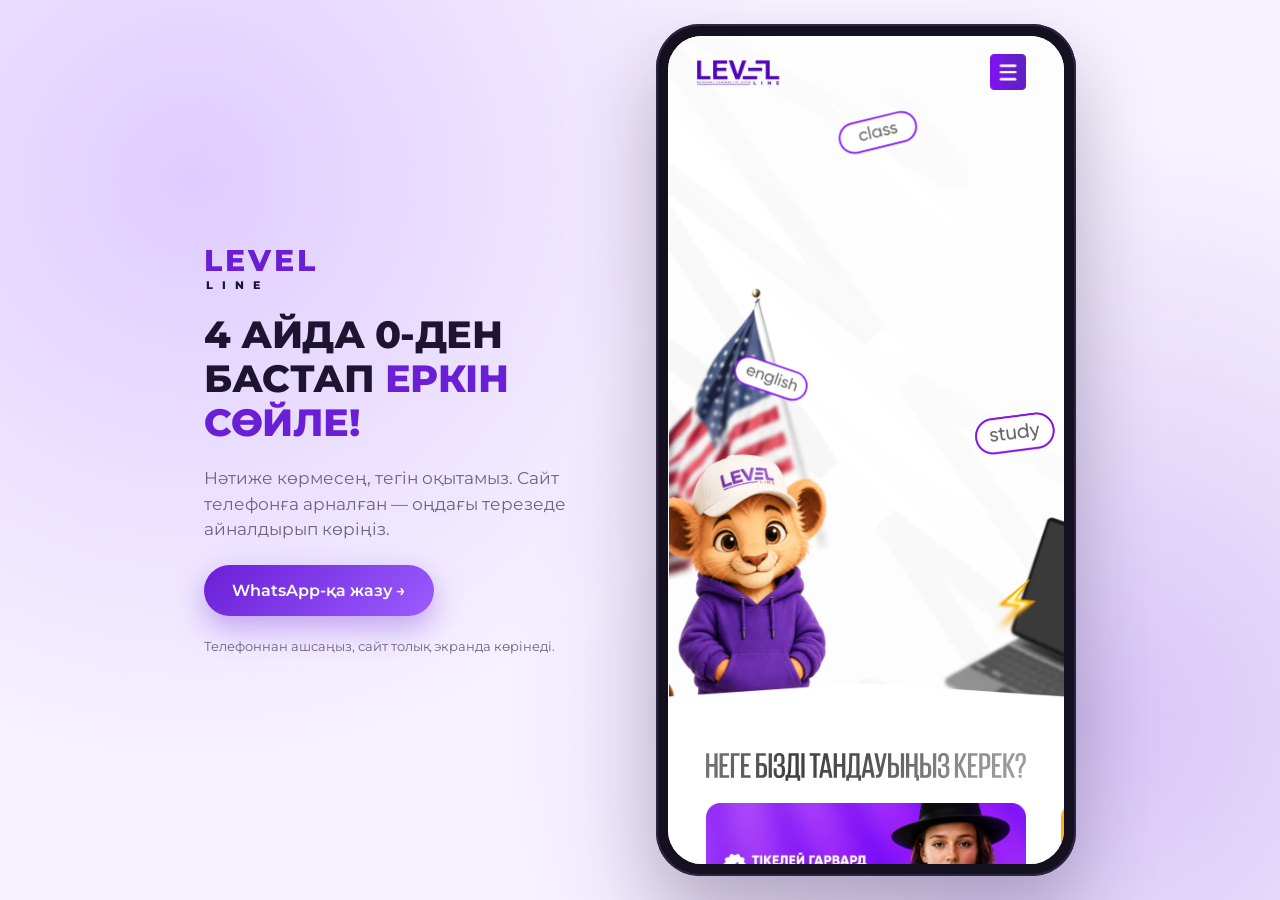
<file: desktop.html>
<!doctype html>
<html lang="kk">
<head>
<meta charset="utf-8">
<meta name="viewport" content="width=device-width, initial-scale=1">
<title>LEVEL LINE</title>
<link rel="icon" href="img/tildafavicon.ico">
<link rel="preconnect" href="https://fonts.googleapis.com">
<link href="https://fonts.googleapis.com/css2?family=Montserrat:wght@400;600;800&display=swap" rel="stylesheet">
<style>
  :root {
    --purple: #6a1fd6;
    --purple-2: #9b5cff;
    --ink: #1d1530;
    --muted: #6b6480;
    --bg: #f6f2ff;
  }
  * { box-sizing: border-box; margin: 0; padding: 0; }
  html, body { height: 100%; }
  body {
    font-family: 'Montserrat', Arial, sans-serif;
    color: var(--ink);
    background:
      radial-gradient(circle at 15% 20%, rgba(155, 92, 255, .25), transparent 45%),
      radial-gradient(circle at 85% 80%, rgba(106, 31, 214, .22), transparent 45%),
      var(--bg);
    display: flex;
    align-items: center;
    justify-content: center;
    gap: 72px;
    padding: 24px 40px;
    overflow: hidden;
  }
  .side {
    max-width: 380px;
    display: flex;
    flex-direction: column;
    gap: 22px;
  }
  .logo {
    font-weight: 800;
    font-size: 30px;
    letter-spacing: 3px;
    color: var(--purple);
    display: flex;
    flex-direction: column;
    line-height: 1;
  }
  .logo span { font-size: 11px; letter-spacing: 9px; color: var(--ink); margin-top: 4px; padding-left: 2px; }
  .side h1 {
    font-size: 38px;
    line-height: 1.15;
    font-weight: 800;
    text-transform: uppercase;
    letter-spacing: -.5px;
  }
  .side h1 span { color: var(--purple); }
  .side p { font-size: 17px; line-height: 1.5; color: var(--muted); }
  .cta {
    align-self: flex-start;
    display: inline-flex;
    align-items: center;
    gap: 10px;
    padding: 16px 28px;
    border-radius: 999px;
    background: linear-gradient(135deg, var(--purple), var(--purple-2));
    color: #fff;
    font-weight: 600;
    font-size: 16px;
    text-decoration: none;
    box-shadow: 0 12px 30px rgba(106, 31, 214, .35);
    transition: transform .2s, box-shadow .2s;
  }
  .cta:hover { transform: translateY(-2px); box-shadow: 0 16px 36px rgba(106, 31, 214, .45); }
  .hint { font-size: 13px; color: var(--muted); }
  .phone {
    flex: none;
    width: 420px;
    height: min(880px, calc(100vh - 48px));
    border-radius: 44px;
    padding: 12px;
    background: #15101f;
    box-shadow: 0 40px 80px rgba(29, 21, 48, .28), inset 0 0 0 2px #2c2440;
  }
  .phone iframe {
    width: 100%;
    height: 100%;
    border: 0;
    border-radius: 34px;
    background: #fff;
    display: block;
  }
  @media (max-width: 1000px) {
    .side { display: none; }
  }
  /* Тар экранда терезесіз, толық экран */
  @media (max-width: 759px) {
    body { padding: 0; }
    .phone { width: 100vw; height: 100vh; border-radius: 0; padding: 0; box-shadow: none; background: #fff; }
    .phone iframe { border-radius: 0; }
  }
</style>
</head>
<body>
  <div class="side">
    <div class="logo">LEVEL<span>LINE</span></div>
    <h1>4 айда 0-ден бастап <span>еркін сөйле!</span></h1>
    <p>Нәтиже көрмесең, тегін оқытамыз. Сайт телефонға арналған — оңдағы терезеде айналдырып көріңіз.</p>
    <a class="cta" href="https://api.whatsapp.com/send/?phone=77004537501&amp;type=phone_number&amp;app_absent=0" target="_blank" rel="noopener">WhatsApp-қа жазу →</a>
    <span class="hint">Телефоннан ашсаңыз, сайт толық экранда көрінеді.</span>
  </div>
  <div class="phone">
    <iframe src="index.html" title="LEVEL LINE"></iframe>
  </div>
  <script>
    // Хэш сілтеме (#rec...) болса, ішкі сайтқа береміз
    if (location.hash) document.querySelector('iframe').src = 'index.html' + location.hash;
  </script>
</body>
</html>
</file>
<file: css/tilda-grid-3.0.min.css>
*,*:before,*:after{-webkit-box-sizing:content-box;-moz-box-sizing:content-box;box-sizing:content-box}div,span,h1,h2,h3,h4,h5,h6,p,blockquote,pre,a,code,img,b,u,i,center,table,tr,th,td,video{margin:0;padding:0;border:0}sup{line-height:0;font-size:smaller;vertical-align:super}sub{line-height:0;font-size:smaller;vertical-align:sub}.t-clear{clear:both}.t-row{margin:0}.t-container{margin-left:auto;margin-right:auto;width:100%;max-width:1200px;padding:0}.t-container.flexx{display:-webkit-box;display:-moz-box;display:-ms-flexbox;display:-webkit-flex;display:flex}.t-container_flex{display:-webkit-box;display:-moz-box;display:-ms-flexbox;display:-webkit-flex;display:flex}.t-container_100{width:100%;padding:0}.t-container_10{margin-left:auto;margin-right:auto;width:100%;max-width:1000px;padding:0}.t-container_8{margin-left:auto;margin-right:auto;width:100%;max-width:800px;padding:0}.t-container:before,.t-container:after,.t-container_10:before,.t-container_10:after,.t-container_8:before,.t-container_8:after,.t-container_100:before,.t-container_100:after{display:table;content:" ";width:0}.t-container:after,.t-container_10:after,.t-container_8:after,.t-container_100:after{clear:both}.t-col{display:inline;float:left;margin-left:20px;margin-right:20px;width:100%}.t-col.flexx{align-items:stretch;height:inherit;margin-top:auto;margin-bottom:auto}.t-col_flex{align-items:stretch;height:inherit;margin-top:auto;margin-bottom:auto}.t-col_1{max-width:60px}.t-col_2{max-width:160px}.t-col_3{max-width:260px}.t-col_4{max-width:360px}.t-col_5{max-width:460px}.t-col_6{max-width:560px}.t-col_7{max-width:660px}.t-col_8{max-width:760px}.t-col_9{max-width:860px}.t-col_10{max-width:960px}.t-col_11{max-width:1060px}.t-col_12{max-width:1160px}.t-col_100{max-width:100vw}.t-prefix_1{padding-left:100px}.t-prefix_2{padding-left:200px}.t-prefix_3{padding-left:300px}.t-prefix_4{padding-left:400px}.t-prefix_5{padding-left:500px}.t-prefix_6{padding-left:600px}.t-prefix_7{padding-left:700px}.t-prefix_8{padding-left:800px}.t-prefix_9{padding-left:900px}.t-prefix_10{padding-left:1000px}.t-prefix_11{padding-left:1100px}.t-prefix_12{padding-left:1200px}.t-width{width:100%}.t-width_1{max-width:60px}.t-width_2{max-width:160px}.t-width_3{max-width:260px}.t-width_4{max-width:360px}.t-width_5{max-width:460px}.t-width_6{max-width:560px}.t-width_7{max-width:660px}.t-width_8{max-width:760px}.t-width_9{max-width:860px}.t-width_10{max-width:960px}.t-width_11{max-width:1060px}.t-width_12{max-width:1160px}.t-width_100{max-width:100%}.t-cell{display:table-cell;vertical-align:middle;height:100%;margin-left:0;margin-right:0}.t-cell_25{width:25vw}.t-cell_33{width:33.3333333vw}.t-cell_50{width:50vw}.t-cell_100{width:100vw}@media screen and (max-width:1200px){.t-container{max-width:960px;padding:0}.t-container_10{max-width:780px}.t-container_8{max-width:640px}.t-col{display:inline;float:left;margin-left:10px;margin-right:10px;width:100%}.t-col_1{max-width:60px}.t-col_2{max-width:140px}.t-col_3{max-width:220px}.t-col_4{max-width:300px}.t-col_5{max-width:380px}.t-col_6{max-width:460px}.t-col_7{max-width:540px}.t-col_8{max-width:620px}.t-col_9{max-width:700px}.t-col_10{max-width:780px}.t-col_11{max-width:860px}.t-col_12{max-width:940px}.t-prefix_1{padding-left:80px}.t-prefix_2{padding-left:160px}.t-prefix_3{padding-left:240px}.t-prefix_4{padding-left:320px}.t-prefix_5{padding-left:400px}.t-prefix_6{padding-left:480px}.t-prefix_7{padding-left:560px}.t-prefix_8{padding-left:640px}.t-prefix_9{padding-left:720px}.t-prefix_10{padding-left:800px}.t-prefix_11{padding-left:880px}.t-prefix_12{padding-left:960px}.t-width_1{max-width:60px}.t-width_2{max-width:140px}.t-width_3{max-width:220px}.t-width_4{max-width:300px}.t-width_5{max-width:380px}.t-width_6{max-width:460px}.t-width_7{max-width:540px}.t-width_8{max-width:620px}.t-width_9{max-width:700px}.t-width_10{max-width:780px}.t-width_11{max-width:860px}.t-width_12{max-width:940px}.t-width_100{max-width:100%}}@media screen and (max-width:960px){.t-container{max-width:640px}.t-container.flexx{display:block}.t-container_flex{display:block}.t-col{display:block;float:none;padding-left:20px;padding-right:20px;margin:0;width:100%;max-width:100%;box-sizing:border-box}.t-col_1,.t-col_2,.t-col_3,.t-col_4,.t-col_5,.t-col_6,.t-col_7,.t-col_8,.t-col_9,.t-col_10,.t-col_11,.t-col_12{width:100%;max-width:100%}.t-prefix_1,.t-prefix_2,.t-prefix_3,.t-prefix_4,.t-prefix_5,.t-prefix_6,.t-prefix_7,.t-prefix_8,.t-prefix_9,.t-prefix_10,.t-prefix_11,.t-prefix_12{padding-left:none}}
</file>
<file: css/tilda-blocks-page247518203.min.css>
.csssize{height:5751px}#allrecords .r,body{--t-headline-font:'Arial',Arial,sans-serif;--t-text-font:'Montserrat',Arial,sans-serif}.t-body{margin:0px}body{background-color:none}:where(.t-records) a,:where(.t-records) button,:where(.t-records) .t-radio,:where(.t-records) .t-checkbox,:where(.t-records) .t-img-select{outline:none}:where(.t-records) a:focus-visible,:where(.t-records) button:focus-visible,:where(.t-records) .t-focusable,:where(.t-records) .t-focusable .t-btn,:where(.t-records) .t-focusable .t-btntext,:where(.t-records) .t-img-select:focus-visible+.t-img-select__indicator,:where(.t-records) .t-img-select:focus-visible+.t-img-select__indicator:after,:where(.t-records) .t-radio:focus-visible+.t-radio__indicator,:where(.t-records) .t-checkbox:focus-visible+.t-checkbox__indicator{outline-color:#2015FF;outline-offset:4px;outline-style:auto}:where(.t-records) .t-descr a:focus-visible,:where(.t-records) .t-sociallinks a:focus-visible,:where(.t-records) .ya-share2__link:focus-visible{outline-offset:2px}@media print{body,html{min-width:1200px;max-width:1200px;padding:0;margin:0 auto;border:none}}.t-records{-webkit-font-smoothing:antialiased;background-color:none}:where(.t-records) a,:where(.t-records) .tn-nested-link{color:#ff8562;text-decoration:none}:where(.t-records) a[href^=tel]{color:inherit;text-decoration:none}:where(.t-records) ol{padding-left:22px;margin-top:0px;margin-bottom:10px}:where(.t-records) ul{padding-left:20px;margin-top:0px;margin-bottom:10px}:where(.t-records) b,:where(.t-records) strong{font-weight:700}.t-mbfix{opacity:.01;-webkit-transform:translateX(0px);-ms-transform:translateX(0px);transform:translateX(0px);position:fixed;width:100%;height:500px;background-color:white;top:0px;left:0px;z-index:10000;-webkit-transition:all 0.1s ease;transition:all 0.1s ease}.t-mbfix_hide{-webkit-transform:translateX(3000px);-ms-transform:translateX(3000px);transform:translateX(3000px)}img:not([src]){visibility:hidden}.t-body_scroll-locked{position:fixed;left:0;width:100%;height:100%;overflow:hidden}.r_anim{-webkit-transition:opacity 0.5s;transition:opacity 0.5s}.r_hidden{opacity:0}.r_showed{opacity:1}@media screen and (max-width:1024px){a:active,button:active{-webkit-tap-highlight-color:rgba(255,255,255,.1)}}.t-text{font-family:'Montserrat',Arial,sans-serif;font-weight:300;color:#000000}.t-name{font-family:'Arial',Arial,sans-serif;font-weight:600;color:#000000}.t-name_xl{font-size:24px;line-height:1.35}.t-descr{font-family:'Arial',Arial,sans-serif;font-weight:300;color:#000000}.t-descr_xs{font-size:16px;line-height:1.55}.t-tildalabel{background-color:#000;color:#fff;width:100%;height:70px;font-family:Arial;font-size:14px}.t-tildalabel:hover .t-tildalabel__wrapper{opacity:1}.t-tildalabel__wrapper{display:table;height:30px;width:270px;margin:0 auto;padding-top:20px;opacity:.4}.t-tildalabel__txtleft{display:table-cell;width:120px;height:30px;vertical-align:middle;text-align:right;padding-right:12px;font-weight:300;font-size:12px}.t-tildalabel__wrapimg{display:table-cell;width:30px;height:30px;vertical-align:middle}.t-tildalabel__img{width:30px;height:30px;vertical-align:middle}.t-tildalabel__txtright{display:table-cell;width:120px;height:30px;vertical-align:middle;padding-left:12px;font-weight:500;letter-spacing:2px}.t-tildalabel__link{color:#fff;text-decoration:none;vertical-align:middle}.t-rec_pt_15{padding-top:15px}.t-rec_pb_30{padding-bottom:30px}.t-rec_pb_90{padding-bottom:90px}@media screen and (max-width:1200px){.t-descr_xs{font-size:14px}.t-name_xl{font-size:22px}}@media screen and (max-width:640px){.t-descr_xs{font-size:12px;line-height:1.45}.t-name_xl{font-size:20px}}@media screen and (max-width:480px){.t-rec_pt_15{padding-top:15px}.t-rec_pb_30{padding-bottom:30px}.t-rec_pb_90{padding-bottom:90px}}@media screen and (max-width:1200px){.t-screenmin-1200px{display:none}}@media screen and (max-width:980px){.t-screenmin-980px{display:none}}@media screen and (max-width:640px){.t-screenmin-640px{display:none}}@media screen and (max-width:480px){.t-screenmin-480px{display:none}}@media screen and (max-width:320px){.t-screenmin-320px{display:none}}@media screen and (min-width:321px){.t-screenmax-320px{display:none}}@media screen and (max-width:360px){.t-screenmin-360px{display:none}}@media screen and (min-width:361px){.t-screenmax-360px{display:none}}@media screen and (min-width:481px){.t-screenmax-480px{display:none}}@media screen and (min-width:641px){.t-screenmax-640px{display:none}}@media screen and (min-width:981px){.t-screenmax-980px{display:none}}@media screen and (min-width:1201px){.t-screenmax-1200px{display:none}}@font-face{font-family:'greatvibes';src:url('../images/tild3434-3738-4237-b638-363765376262/GreatVibes-Regular.woff') format('woff');font-weight:400;font-style:normal}.t396{-webkit-text-size-adjust:100%}.t396__iframe{z-index:10000;background-color:#fff;width:100vw;height:100vh;position:fixed;top:0;left:0;border:0}html body.t396__body_overflow_hidden{overflow:hidden!important}.t396__display_none{display:none}.t396__artboard{position:relative;width:100%;height:100vh;overflow:hidden}.t396__artboard .t396__artboard_scale{overflow:visible}.t396__artboard.t396__artboard_scale .t396__elem[data-elem-type='text'] .tn-atom{word-break:normal;-moz-osx-font-smoothing:grayscale}.t396__artboard_scale .t396__carrier,.t396__artboard_scale .t396__filter{transform-origin:top left}.tn-atom__scale-wrapper{width:inherit;height:inherit}.t396__elem .tn-atom__scale-wrapper .tn-atom{width:inherit;height:inherit!important;box-sizing:border-box}.t396__artboard.rendering .tn-elem{visibility:hidden}.t396__artboard.rendered .tn-elem{visibility:visible}.t396__carrier{position:absolute;left:0;top:0;z-index:0;width:100%;height:100vh;-moz-transform:unset}.t396__filter{position:absolute;left:0;top:0;z-index:1;width:100%;height:100vh}.t396__elem{position:absolute;box-sizing:border-box;display:table}.t396 .tn-atom{display:table-cell;vertical-align:middle;width:100%;-webkit-text-size-adjust:100%;-moz-text-size-adjust:100%;-ms-text-size-adjust:100%}@media screen and (max-width:959px){.t396_safari .t396__artboard_scale .tn-atom{-webkit-text-size-adjust:auto;-moz-text-size-adjust:auto;-ms-text-size-adjust:auto}}.t396 .tn-atom ul,.t396 .tn-atom ol{margin-bottom:0}.t396 a.tn-atom{text-decoration:none}.t396 .tn-atom__img{width:100%;display:block}.t396 .tn-atom__html{vertical-align:top}.t396 .tn-elem[data-elem-type='map'] .tn-atom{display:block;box-sizing:border-box;height:100%;overflow:hidden}.t396 .tn-atom__map,.t396 .tn-atom__map .t-map{width:100%;height:100%}.t396 .tn-atom__pin{border-radius:1000px;border-style:solid}.t396 .tn-atom__pin_onclick{cursor:pointer}.t396 .tn-atom__tip,.t396__tooltip-portal .tn-atom__tip{position:absolute;box-sizing:border-box;width:300px;max-width:90vw;padding:15px;display:none}.t396 .tn-atom__pin:hover .tn-atom__tip{display:none}.t396 .tn-atom__tip-img,.t396__tooltip-portal .tn-atom__tip-img{width:100%;display:block;margin-bottom:10px}.t396 .tn-atom__tip[data-tip-pos='top']{bottom:100%;margin-bottom:15px;left:50%;transform:translateX(-50%)}.t396 .tn-atom__tip[data-tip-pos='bottom']{top:100%;margin-top:15px;left:50%;transform:translateX(-50%)}.t396 .tn-atom__tip[data-tip-pos='left']{right:100%;margin-right:15px;top:50%;transform:translateY(-50%)}.t396 .tn-atom__tip[data-tip-pos='right']{left:100%;margin-left:15px;top:50%;transform:translateY(-50%)}.t396__ui{position:absolute;top:16px;left:196px;background-color:#fa876b;color:#000!important;height:30px;line-height:30px;width:100px;z-index:1000;text-align:center;border-radius:3px;display:none;font-size:14px}.t396__artboard.t396__artboard-fixed-active{transform:none!important;opacity:1!important}.t396__artboard-fixed-no-bg,.t396__artboard-fixed-innactive,.t396__artboard-fixed-innactive .t396__group,.t396__artboard-fixed-innactive .t396__elem,.t396__artboard-fixed-no-bg.t396__artboard-fixed-innactive .t396__group,.t396__artboard-fixed-no-bg.t396__artboard-fixed-innactive .t396__elem{pointer-events:none}.t396__artboard-fixed-no-bg .t396__group,.t396__artboard-fixed-no-bg .t396__elem{pointer-events:auto}.t396__elem-flex{position:relative!important;left:initial!important;top:initial!important;height:-webkit-fit-content;height:-moz-fit-content;height:fit-content;-ms-flex-negative:0;flex-shrink:0}.t396__artboard-flex>.t396__elem:not(.tn-elem__absolute),.t396__artboard-flex>.t396__group:not(.tn-group__absolute){position:relative!important;left:initial!important;top:initial!important;height:-webkit-fit-content;height:-moz-fit-content;height:fit-content;-ms-flex-negative:0;flex-shrink:0}.t396 .tn-atom__button-content{display:flex;flex-direction:row;align-items:center;justify-content:center;flex:0 1 auto;min-width:0}.t396 .tn-atom__button-text{flex:1 1 0;text-overflow:ellipsis}.t396 .tn-atom__button-icon{flex:0 0 auto}.t396 .tn-atom__button-icon::before{position:absolute;top:0;left:0;display:block;width:100%;height:100%;background-image:var(--icon,none);background-position:center;background-size:contain;background-repeat:no-repeat;content:'';transition:opacity 0.2s cubic-bezier(.25,1,.5,1),visibility 0.2s cubic-bezier(.25,1,.5,1),color 0s ease-in-out}.t396 .tn-atom__button-icon::after{position:absolute;opacity:0;visibility:hidden;top:0;left:0;display:block;width:100%;height:100%;background-image:var(--icon-hover,none);background-position:center;background-size:contain;background-repeat:no-repeat;content:'';transition:opacity 0.2s cubic-bezier(.45,0,.55,1),visibility 0.2s cubic-bezier(.45,0,.55,1),color 0s ease-in-out}@media (hover){.t396 .tn-atom:hover .tn-atom__button-icon:not(.tn-atom__button-icon-no-hover)::after{opacity:1;visibility:visible}.t396 .tn-atom:hover .tn-atom__button-icon:not(.tn-atom__button-icon-no-hover)::before{opacity:0;visibility:hidden;transition-timing-function:cubic-bezier(.5,0,.75,0)}.t396 .tn-atom:hover .tn-atom__button-icon.hidden{display:block}.t396 .tn-atom:hover .tn-atom__button-icon.tn-atom__button-icon-no-default{display:block}}.t396 .tn-atom__button-icon-no-default{display:none;animation:button-icon-fade-in 0.3s ease forwards}@keyframes button-icon-fade-in{from{opacity:0}to{opacity:1}}.t396 .tn-atom__button-icon-arrow-default::before{-webkit-mask-image:var(--icon,none);mask-image:var(--icon,none);-webkit-mask-position:center;mask-position:center;-webkit-mask-size:contain;mask-size:contain;-webkit-mask-repeat:no-repeat;mask-repeat:no-repeat;background-color:currentcolor;background-image:none}.t396 .tn-atom__button-icon-arrow-hover::after{-webkit-mask-image:var(--icon-hover,none);mask-image:var(--icon-hover,none);-webkit-mask-position:center;mask-position:center;-webkit-mask-size:contain;mask-size:contain;-webkit-mask-repeat:no-repeat;mask-repeat:no-repeat;background-color:currentcolor;background-image:none}.t396 .tn-elem[data-elem-type='button']{display:block}.t396 .tn-elem[data-elem-type='button'] .tn-atom{display:flex;box-sizing:border-box;width:100%;height:100%;flex-direction:row;justify-content:center;align-items:center;overflow:hidden}.t396 .tn-elem[data-elem-type='button'] .tn-atom::after{content:'';display:block;position:absolute;width:100%;height:100%;left:0;top:0;pointer-events:none;opacity:0;z-index:-1}.t396 .tn-atom__button-border{position:absolute;inset:0;z-index:1;border-radius:inherit;transition-duration:inherit;transition-timing-function:inherit;pointer-events:none}.t396 .tn-atom__button-border::before,.t396 .tn-atom__button-border::after{-webkit-backface-visibility:hidden;position:absolute;inset:0;content:'';border-radius:inherit;z-index:1}.t396 .tn-atom__button-border::after{opacity:0;transition-property:opacity;transition-duration:inherit;transition-timing-function:inherit}@keyframes t-button-hover-animation{to{background-image:none;background-color:transparent}}.t396 .tn-atom_imageposition-custom{position:relative;overflow:hidden}.t396 .tn-atom_imageposition-custom .tn-atom__img{pointer-events:none}.record[off='y'] .t3112{display:none}.t3112__static.t3112{position:absolute!important;height:100vh;z-index:1!important}.t3112__body_menushowed{height:100vh;min-height:100vh;overflow:hidden}.t3112{position:fixed;top:0;right:0;bottom:0;max-width:300px;width:100%;z-index:9999;overflow-x:hidden;overflow-y:auto;transition:transform ease-in-out 0.3s;transform:translate(100%,0);background-color:#111}.t3112_left{left:0;right:auto;transform:translate(-100%,0)}.t3112__menu_show.t3112{transform:translate(0,0);z-index:999999}.t3112__overlay{display:none;position:fixed;inset:0;opacity:0;z-index:-1;transition:opacity ease-in-out 0.3s}.t3112__static.t3112__overlay{position:relative!important;height:100vh;z-index:1!important}.t3112__menu_show.t3112__overlay{display:block;z-index:99999;opacity:1}.t3112__overlay_bg{position:absolute;inset:0;background-color:#000;opacity:.6}.t3112 .t-menu-popover__container{position:relative;display:flex;flex-direction:column;min-height:100%;padding:60px 40px 0;box-sizing:border-box}.t3112 .t3112__additional{padding:40px 0;box-sizing:border-box;display:flex;flex-direction:column;gap:30px}.t3112__logowrapper{margin-bottom:25px}.t3112__logowrapper a{display:block}.t3112__logo{color:#fff}.t3112__logoimg{display:block;width:100%;max-width:120px}.t-align_center .t3112__logoimg{margin:0 auto}.t-align_right .t3112__logoimg{margin-left:auto}#allrecords .t3112 ul.t-sociallinks__wrapper{margin-bottom:0;padding-left:0;list-style:none}.t3112 .t-sociallinks{display:flex}.t3112__close_icon{width:24px;height:20px;transform:rotate(0deg);z-index:999;color:#fff}.t3112__close_icon span{display:block;position:absolute;width:100%;opacity:1;left:0;transform:rotate(0deg);height:2px;background-color:currentcolor}.t3112__close_icon span:nth-child(1){top:0}.t3112__close_icon span:nth-child(2),.t3112__close_icon span:nth-child(3){top:8px}.t3112__close_icon span:nth-child(4){top:16px}.t3112_opened .t3112__close_icon span:nth-child(1){top:8px;width:0%;left:50%}.t3112_opened .t3112__close_icon span:nth-child(2){transform:rotate(45deg)}.t3112_opened .t3112__close_icon span:nth-child(3){transform:rotate(-45deg)}.t3112_opened .t3112__close_icon span:nth-child(4){top:8px;width:0%;left:50%}@media (min-width:321px){.t-record_scaled .t3112__static.t3112__overlay{height:calc(100vh / var(--t-zoom,1))}.t-record_scaled .t3112__static.t3112{height:calc(100vh / var(--t-zoom,1))}}@media screen and (max-width:560px){.t-body_scrollable-fix-for-android.t3112__body_menushowed{overflow:hidden!important}}.t3112__menu__content{position:fixed;top:15px;right:15px;z-index:99998;display:flex;align-items:center;justify-content:end;width:auto;transition:opacity ease-in-out 0.2s}.t3112__burger_container{position:relative;width:58px;height:58px;cursor:pointer;display:flex;align-items:center;justify-content:center;transition:opacity ease-in-out 0.2s}.t3112__menu__content.t3112__beforeready{opacity:0;z-index:-1}.t3112__burger_container.t3112__burger-nobg{width:auto!important;min-width:30px;height:auto!important;min-height:30px}.t3112__menu__content.t3112__static{position:relative!important;top:auto!important;right:auto!important;left:auto!important;margin-left:auto!important;z-index:1}.t3112__burger_container.t3112__small{width:48px;height:48px}.t3112__burger_container.t3112__big{width:78px;height:78px}.t3112__burger_bg{position:absolute;inset:0;background-color:#111}.t3112__burger_cirqle{border-radius:100px}.t3112__burger_container .t-menuburger__big{width:38px;height:26px}.t3112__burger_container .t-menuburger__big span{height:4px}.t3112__burger_container .t-menuburger__big span:nth-child(2),.t3112__burger_container .t-menuburger__big span:nth-child(3){top:11px}.t3112__burger_container .t-menuburger__big span:nth-child(4){top:22px}.t3112 .t-menu-base__langs{display:flex;list-style:none;padding-left:0!important}.t3112 .t-menu-base__langs.t-menu-base__langs_flex{display:flex;gap:20px}.t3112 .t-menu-base__langs-wrapper{position:relative}.t3112 .t-menu-base__lang-descr{padding-left:10px}.t3112 .t-menu-base__langs-button{display:flex;align-items:center;gap:5px;padding:0;background-color:transparent;border:none;cursor:pointer}.t3112 .t-menu-base__langs-item a{font-family:'Arial',Arial,sans-serif;font-size:16px;color:#000000}#allrecords .t3112 .t-menu-base__langs-item a{text-decoration:none;color:#000000}#allrecords .t3112 ul.t-menu__list{padding-left:0;list-style:none}.t3112 ul{margin:0}.t-menu__link-item a,#allrecords .t-menu__link-item a{text-decoration:none;color:#000000}.t3112 .t-menu-popover__descr{display:flex;flex-direction:column;margin-top:0;font-family:'Arial',Arial,sans-serif;font-size:13px;color:#000000}.t3112 .t-menuwidgeticons__wrapper{gap:20px;margin-right:0;margin-left:0}.t3112 .t-menuwidgeticons__icon{margin:0}.t3112__panel{transition:transform ease-in-out 0.3s}.t3112__beforeready{transform:translate(0,-110%)}.t3112__menu__content__col-12{max-width:1160px;padding:0}.t3112 .t-menu-base__list-item{clear:both;font-family:'Arial',Arial,sans-serif;font-size:16px;display:block;margin:0;color:#000000}.t3112 .t-menu-base__list-item a{margin-bottom:15px;display:inline-block}.t3112 .t-menu-base__list-item:last-child a{margin-bottom:0!important}.t3112 .t-menu-base__list-item a.t-menusub__link-item{margin-bottom:0}.t-menu-base__list-item a,#allrecords .t-menu-base__list-item a{text-decoration:none;color:#000}.t3112 .t-menu-base__list-item .t-active{opacity:.7}.t3112__close-button{position:absolute;top:5px;right:5px;z-index:999999;display:flex;justify-content:center;align-items:center;padding:0;border:none;width:40px;height:40px;background-color:#111;cursor:pointer}.t3112 .t-menu-popover__container .t-menu-popover__burgermenu__list-wrapper{display:flex;align-items:flex-start;flex:1}.t3112 .t-menu-popover__container .t-menu-popover__burgermenu__list-wrapper,.t3112 .t-menu-popover__container .t3112__additional{justify-content:flex-start}.t3112 .t-menu-popover__container .t-menu__list,.t3112 .t-menu-popover__container .t-menu-popover__descr,.t3112 .t-menu-popover__container .t-menu-base__langs-wrapper,.t3112 .t-menu-popover__container .t-sociallinks,.t3112 .t-menu-popover__container .t-menu-base__buttons{justify-content:flex-start;text-align:left}.t3112 .t-menu-popover__container .t-menu-popover__descr{align-items:flex-start}.t3112 .t3112__additional .t-menu-base__buttons{display:flex;flex-direction:column;align-items:unset;gap:10px}.t3112 .t3112__additional .t-sociallinks__wrapper{display:flex;gap:3px}.t3112 .t3112__additional .t-menuwidgeticons__wrapper{margin:unset}.t3112 .t-menu-popover__burgermenu__list-wrapper{display:flex;flex:1;flex-direction:column;align-items:flex-start}.t3112 .t3112__additional .t-menu-base__button .t-btn{max-width:250px;width:100%}.t3112 .t-menu-popover__container.t-menu-popover__container_center .t-menu-base__list{align-items:center}@media screen and (max-width:640px){.t3112 .t-menu-popover__container{padding:40px 25px 0}.t3112 .t3112__additional{padding:40px 0 25px;box-sizing:border-box}}.t3112 .t-menu-base__langs.t-menu-base__langs_dropdown{position:absolute;top:auto}.t3112 .t-menu-popover__container .t-menu-base__langs.t-menu-base__langs_dropdown{right:auto;left:calc(100% + 10px);bottom:calc(100% - 15px);transform:none}.t3112 .t-menu-popover__burgermenu__list-wrapper .t-menusub__menu-list_hidden{display:none!important}.t3112 .t-menu__link-wrapper{display:flex;gap:6px;margin-bottom:15px}.t3112.t-menu-popover__burgermenu .t-menu-base__list-item a{margin-bottom:0}.t3112 .t-menusub__menu_drilldown .t-menusub__back-header{margin-bottom:20px;padding:0}.t3112 .t-menusub__menu_drilldown .t-menusub__innermenu-list{overflow:hidden;width:100%}.t3112 .t-menusub__back-header{display:flex;align-items:center;gap:8px;width:fit-content;padding-bottom:30px;border-bottom:none;font-size:calc(var(--menusub-link-font-size,1em) * .8);cursor:pointer}.t3112 .t-menusub__back-title{display:block;color:var(--menusub-text-color);font-size:calc(var(--menusub-link-font-size,1em) * .8);font-weight:500;line-height:inherit;opacity:.5;overflow:hidden;text-overflow:ellipsis;white-space:nowrap}.t3112 .t-menusub__back-arrow path{stroke:var(--menusub-text-color)}.t3112 .t-menusub__menu.t-menusub__menu_show.t-menusub__menu_drilldown{border-radius:0;left:0;opacity:1;top:0;background:transparent;border:none;box-shadow:none;display:block;max-width:100%;position:relative;width:100%}.t3112 .t-menusub__back-arrow svg{display:block;height:100%;opacity:.5;transform:rotate(90deg);width:calc((var(--menusub-arrow-size,1em) * .8) * .6)}.t3112 .t-menusub__innermenu-list{display:flex;flex-direction:column;gap:12px;width:100%;padding:0;padding-left:15px!important;box-sizing:border-box}.t3112 .t-menusub__list-item.t-menusub__innermenu-item{padding:0}.t3112 .t-menusub__menu_drilldown .t-menusub__menu-wrapper{width:100%;margin-top:0}.t3112 .t-menusub__menu_drilldown .t-menusub__innermenu-content{width:100%}.t3112 .t-menusub__menu.t-menusub__menu_dropdown{position:static;margin-top:12px}.t3112 .t-menusub__menu-wrapper{flex-direction:column;width:100%;margin-top:0}.t3112 .t-menu-popover__container .t-menusub__menu{margin-bottom:0}.t3112 .t-menusub__menu{max-width:100%}.t3112 .t-menu-popover__burgermenu__list-wrapper .t-menu__list{width:100%}.t3112 .t-menusub__innermenu-content{padding:0;background-color:transparent!important}.t3112 .t-menu-popover__burgermenu__list-wrapper .t-menu__link-wrapper{justify-content:space-between}.t3112 .t-menu-popover__container .t-menu-base__list{display:flex;flex-direction:column;gap:15px}.t3112 .t-menusub__arrow{position:relative;display:block;width:auto;margin-left:0;border-color:inherit;transform:rotate(-90deg);box-sizing:content-box;cursor:pointer}.t3112 .t-menusub__arrow.t-menusub__arrow_opened{transform:rotate(0)}.t3112 .t-menusub__arrow::after{display:none}.t3112 .t-menu__list,.t3112 .t-menu-base__list-item,.t3112 .t-menusub__innermenu-content,.t3112 .t-menusub__menu_dropdown .t-menusub__menu-wrapper{width:100%}.t3112 .t-menu-popover__container_right .t-menusub__menu_dropdown .t-menusub__menu-wrapper{justify-content:flex-end}.t3112 .t-menu-popover__container_left .t-menusub__menu_drilldown .t-menusub__innermenu-list{padding-left:0!important}.t3112 .t-menusub__link-item{width:auto}.t3112 .t-menusub__innermenu{width:100%!important}.t3112 .t-menusub__link-wrapper{display:flex;align-items:center;justify-content:space-between;gap:6px}.t3112 .t-menu-popover__container_left .t-menusub__link-wrapper .t-menusub__link-item{flex:1;min-width:0;overflow-wrap:break-word}.t3112 .t-menusub__link-wrapper .t-menusub__arrow{flex-shrink:0}.t3112 .t-menusub__innermenu-wrapper .t-menusub__innermenu-content{padding:0}.t3112 .t-menu-popover__container_left .t-menusub__menu{text-align:left!important}.t3112 .t-menu-popover__container_center{align-items:center}.t3112 .t-menu-popover__container_center .t-menu__list,.t3112 .t-menu-popover__container_center .t-menu-popover__descr,.t3112 .t-menu-popover__container_center .t-menu-base__langs-wrapper,.t3112 .t-menu-popover__container_center .t-sociallinks,.t3112 .t-menu-popover__container_center .t-menu-base__buttons{justify-content:center;text-align:center}.t3112 .t-menu-popover__container.t-menu-popover__container_center .t-menu-base__langs-wrapper{align-items:center}.t3112 .t-menu-popover__container_center .t-menu__link-wrapper{justify-content:center}.t3112 .t-menu-popover__container_center .t-menusub__menu{text-align:center!important}.t3112 .t-menu-popover__burgermenu .t-menu-popover__burgermenu__list-wrapper{display:flex;flex:1;flex-direction:row;justify-content:center;align-items:flex-start}.t3112 .t-menu-popover__container_center .t-menusub__innermenu-list{padding-left:0!important}.t3112 .t-menu-popover__container_center .t-menusub__link-item,.t3112 .t-menu-popover__container_center .t-menusub__innermenu-link{justify-content:center!important}.t3112 .t-menu-popover__container_center .t-menusub__menu_drilldown .t-menusub__back-header{justify-content:center;width:auto}.t3112 .t-menu-popover__container.t-menu-popover__container_center .t-menu-popover__burgermenu__list-wrapper{flex-direction:row;justify-content:center}.t3112 .t-menu-popover__container.t-menu-popover__container_center .t-menusub__innermenu-content{text-align:center}.t3112 .t-menu-popover__container.t-menu-popover__container_center .t-menusub__link-wrapper{justify-content:center}.t3112 .t-menu-popover__container_right{align-items:flex-end}.t3112 .t-menu-popover__container_right .t-menu__list,.t3112 .t-menu-popover__container_right .t-menu-popover__descr,.t3112 .t-menu-popover__container_right .t-menu-base__langs-wrapper,.t3112 .t-menu-popover__container_right .t-sociallinks,.t3112 .t-menu-popover__container_right .t-menu-base__buttons{justify-content:flex-end;text-align:right}.t3112 .t-menu-popover__container.t-menu-popover__container_right .t-menu-base__langs-wrapper{align-items:flex-end}.t3112 .t-menu-popover__container_right .t-menu__link-wrapper{justify-content:flex-end}.t3112 .t-menu-popover__container_right .t-menusub__menu{text-align:right!important}.t3112 .t-menu-popover__container_right .t-menusub__innermenu-list{padding-left:0!important}.t3112 .t-menu-popover__container_right .t-menusub__link-item,.t3112 .t-menu-popover__container_right .t-menusub__innermenu-link{justify-content:flex-end!important}.t3112 .t-menu-popover__container_right .t-menusub__menu_drilldown .t-menusub__back-header{justify-content:flex-end;width:auto}.t3112 .t-menu-popover__container.t-menu-popover__container_right .t-menu-popover__burgermenu__list-wrapper{flex-direction:row;justify-content:flex-end}.t3112 .t-menu-popover__container.t-menu-popover__container_right .t-menusub__innermenu-content{text-align:right}.t3112 .t-menu-popover__container.t-menu-popover__container_right .t-menusub__link-wrapper{justify-content:flex-end}@media screen and (max-width:960px){.t3112 .t-menu-base__list-item{text-align:left}.t3112 .t-menuwidgeticons__wrapper{gap:14px}.t3112 .t-menusub__target-link+.t-menusub__arrow{display:inline-flex}.t3112 .t-menu-base .t-menusub__menu.t-menusub__menu_show.t-menusub__menu_drilldown.t-menusub__menu_popover-drilldown,.t3112 .t-menusub__menu.t-menusub__menu_show.t-menusub__menu_drilldown.t-menusub__menu_popover-drilldown,.t3112 .t-menusub__menu.t-menusub__menu_show.t-menusub__menu_popover-dropdown{position:absolute!important;left:0!important;right:unset!important;width:100%!important;min-width:150px!important;max-width:100%;margin:0!important}.t3112 .t-menusub__innermenu-content,.t3112 .t-menusub__innermenu{min-width:0}.t3112 .t-menusub__innermenu{max-height:unset}.t3112 .t-menu-popover__container .t-menusub__menu{margin-bottom:10px}.t3112 .t-menu-popover__container .t-menusub__content{padding:0 0 10px}.t3112 .t-menu-popover__container.t-align_center .t-menusub__content{text-align:center}.t3112 .t-menu-popover__container.t-align_left .t-menusub__content{text-align:left}.t3112 .t-menu-popover__container.t-align_right .t-menusub__content{text-align:right}.t3112 .t-menu-base a.t-menusub__link-item{margin-bottom:0}.t3112 .t-menu-base:last-child a+.t-menusub .t-menusub__content{margin-top:15px}.t3112 .t-menu__link-wrapper:has(.t978__tm-link){flex-direction:column}.t3112.t-menu-popover__burgermenu .t-menusub__menu:not(.t-menusub__menu_mobile-absolute,.t-menusub__menu_adaptive960){border-bottom:none}}.t3112 .t-menusub .t-menusub__menu{max-width:100%;border-radius:unset;background-color:transparent;box-shadow:none}.t3112 .t-menusub__list-item{margin-bottom:0}.t668{-webkit-text-size-adjust:100%;-moz-text-size-adjust:none;-ms-text-size-adjust:100%}.t668>.t-container{display:-webkit-flex;display:flex;-webkit-flex-wrap:wrap;flex-wrap:wrap}.t668__col{margin-bottom:1px}.t668__col:last-child{margin-bottom:0!important}.t668__wrapper{background-color:#fff}.t668__header{position:relative;cursor:pointer}.t668__trigger-button{position:relative;width:100%;padding:25px 30px;text-align:left;background-color:transparent;border:none;box-sizing:border-box;cursor:pointer}#allrecords button.t668__trigger-button:focus-visible{outline-offset:-2px}.t668__icon{position:absolute;top:50%;right:18px;width:24px;height:24px;display:inline-block;padding:8px;-webkit-transform:translateY(-50%);transform:translateY(-50%);transition:opacity ease-in-out 0.2s}.t668__icon-hover{opacity:0}.t668__header:hover .t668__icon{opacity:0}.t668__trigger-button:focus-visible .t668__icon{opacity:0}.t668__header:hover .t668__icon-hover{opacity:1}.t668__trigger-button:focus-visible .t668__icon-hover{opacity:1}.t668__row::after{content:'';display:table;clear:both}.t668__circle{position:absolute;top:0;left:0;width:40px;height:40px;border-radius:100px}.t668__lines{position:relative;z-index:1;display:block;width:100%;height:100%;transition:all ease-in-out 0.3s;-webkit-transform:rotate(0);transform:rotate(0)}.t668__opened .t668__lines{z-index:1;-webkit-transform:rotate(-45deg);transform:rotate(-45deg);transition:all ease-in-out 0.3s}.t668__content{display:none;padding:0 30px;overflow:hidden;-webkit-transition:max-height ease-in-out 0.3s,opacity ease-in-out 0.3s;-o-transition:max-height ease-in-out 0.3s,opacity ease-in-out 0.3s;transition:max-height ease-in-out 0.3s,opacity ease-in-out 0.3s}.t668__title{display:inline-block;padding-right:30px}.t668__img{display:block;width:100%;margin-bottom:14px}.t668__border{width:100%;height:1px;background-color:#eee}.t668__textwrapper{padding:0 0 20px}@media screen and (max-width:960px){.t668__header:hover .t668__icon{opacity:1}.t668__trigger-button:focus-visible .t668__icon{opacity:1}.t668__header:hover .t668__icon-hover{opacity:0}.t668__trigger-button:focus-visible .t668__icon-hover{opacity:0}}@media screen and (max-width:640px){.t668__trigger-button{padding:20px!important}.t668__content{padding-right:20px!important;padding-left:20px!important}.t668__text a{word-break:normal;overflow-wrap:anywhere}.t668__icon{right:8px!important}}
</file>
<file: css/tilda-animation-2.0.min.css>
.t396 .t-animate[data-animate-style=fadein],.t396 .t-animate[data-animate-style=fadeindown],.t396 .t-animate[data-animate-style=fadeinleft],.t396 .t-animate[data-animate-style=fadeinright],.t396 .t-animate[data-animate-style=fadeinup],.t396 .t-animate[data-animate-style=zoomin],.t396 .t-animate[data-animate-style=zoomout]{opacity:0}@media screen and (min-width:980px){.t-animate[data-animate-style=fade-in-blur],.t-animate[data-animate-style=fadein],.t-animate[data-animate-style=fadeindown],.t-animate[data-animate-style=fadeinleft],.t-animate[data-animate-style=fadeinright],.t-animate[data-animate-style=fadeinup],.t-animate[data-animate-style=zoomin],.t-animate[data-animate-style=zoomout]{-webkit-backface-visibility:hidden;backface-visibility:hidden;opacity:0;transition-duration:1s;transition-property:opacity,-webkit-transform;transition-property:opacity,transform;transition-property:opacity,transform,-webkit-transform;transition-timing-function:cubic-bezier(.19,1,.22,1)}.t-title.t-animate{transition-duration:1.2s}.t-descr.t-animate,.t-subtitle.t-animate,.t-text.t-animate,.t-uptitle.t-animate{transition-duration:.7s}.t-item.t-animate{transition-duration:.5s}.t-animate_started[data-animate-style=fadein]{opacity:1}.t-animate[data-animate-style=fadeinup]{-webkit-transform:translateY(100px);transform:translateY(100px)}.t-animate_started[data-animate-style=fadeinup]{opacity:1;-webkit-transform:none;transform:none}.t-animate[data-animate-style=fadeindown]{-webkit-transform:translateY(-100px);transform:translateY(-100px)}.t-animate_started[data-animate-style=fadeindown]{opacity:1;-webkit-transform:none;transform:none}.t-animate[data-animate-style=fadeinleft]{-webkit-transform:translate(100px);transform:translate(100px)}.t-animate_started[data-animate-style=fadeinleft]{opacity:1;-webkit-transform:none;transform:none}.t-animate[data-animate-style=fadeinright]{-webkit-transform:translate(-100px);transform:translate(-100px)}.t-animate_started[data-animate-style=fadeinright]{opacity:1;-webkit-transform:none;transform:none}.t-animate[data-animate-style=fade-in-blur]{-webkit-filter:blur(12px);filter:blur(12px);opacity:0;transition-property:opacity,-webkit-filter;transition-property:opacity,filter;transition-property:opacity,filter,-webkit-filter}.t-animate_started[data-animate-style=fade-in-blur]{-webkit-filter:blur(0);filter:blur(0);opacity:1}.t-animate[data-animate-style=zoomin]{-webkit-transform:scale(.9);transform:scale(.9)}.t-animate_started[data-animate-style=zoomin]{opacity:1;-webkit-transform:scale(1);transform:scale(1)}.t-animate[data-animate-style=zoomout]{-webkit-transform:scale(1.2);transform:scale(1.2)}.t-animate_started[data-animate-style=zoomout]{opacity:1;-webkit-transform:scale(1);transform:scale(1)}.t-animate_started[data-animate-distance],.t-animate_started[data-animate-scale]{-webkit-transform:none!important;transform:none!important}.t-animate__word-mask-wrapper{display:-webkit-inline-flex;display:-ms-inline-flexbox;display:inline-flex;overflow:hidden;text-decoration:inherit}.t-animate__word{display:inline-block}.t-animate__word_strict,.t-animate__word_whitespace{display:inline}.t-animate[data-animate-style=line-fade-in-left-gradient],.t-animate[data-animate-style=line-fade-in-right-gradient],.t-animate[data-animate-style=line-fade-in-up-masked],.t-animate[data-animate-style=word-fade-in-down],.t-animate[data-animate-style=word-fade-in-left],.t-animate[data-animate-style=word-fade-in-right],.t-animate[data-animate-style=word-fade-in-up-masked],.t-animate[data-animate-style=word-fade-in-up]{opacity:0;transition:none}.t-animate_started[data-animate-style=line-fade-in-left-gradient],.t-animate_started[data-animate-style=line-fade-in-right-gradient],.t-animate_started[data-animate-style=line-fade-in-up-masked],.t-animate_started[data-animate-style=word-fade-in-down],.t-animate_started[data-animate-style=word-fade-in-left],.t-animate_started[data-animate-style=word-fade-in-right],.t-animate_started[data-animate-style=word-fade-in-up-masked],.t-animate_started[data-animate-style=word-fade-in-up]{opacity:1}.t-animate[data-animate-style=word-fade-in-right] .t-animate__word{-webkit-animation:fadeInLeft .7s cubic-bezier(.22,.65,.2,1) both;animation:fadeInLeft .7s cubic-bezier(.22,.65,.2,1) both}.t-animate[data-animate-style=word-fade-in-left] .t-animate__word{-webkit-animation:fadeInRight .7s cubic-bezier(.22,.65,.2,1) both;animation:fadeInRight .7s cubic-bezier(.22,.65,.2,1) both}.t-animate[data-animate-style=word-fade-in-up-masked] .t-animate__word,.t-animate[data-animate-style=word-fade-in-up] .t-animate__word{-webkit-animation:fadeInUp .7s cubic-bezier(.22,.65,.2,1) both;animation:fadeInUp .7s cubic-bezier(.22,.65,.2,1) both}.t-animate[data-animate-style=word-fade-in-down] .t-animate__word{-webkit-animation:fadeInDown .7s cubic-bezier(.22,.65,.2,1) both;animation:fadeInDown .7s cubic-bezier(.22,.65,.2,1) both}.t-animate[data-animate-style=line-fade-in-up-masked] .t-animate__word{-webkit-animation:fadeInUp .75s cubic-bezier(.22,.65,.2,1) both;animation:fadeInUp .75s cubic-bezier(.22,.65,.2,1) both}.t-animate[data-animate-style=line-fade-in-right-gradient] .t-animate__line{-webkit-animation:fadeInRightGradient 1s cubic-bezier(.22,1,.36,1) both;animation:fadeInRightGradient 1s cubic-bezier(.22,1,.36,1) both}.t-animate[data-animate-style=line-fade-in-left-gradient] .t-animate__line{-webkit-animation:fadeInLeftGradient 1s cubic-bezier(.22,1,.36,1) both;animation:fadeInLeftGradient 1s cubic-bezier(.22,1,.36,1) both}.t-animate[data-animate-style=word-fade-in-down] .t-animate__word_whitespace,.t-animate[data-animate-style=word-fade-in-left] .t-animate__word_whitespace,.t-animate[data-animate-style=word-fade-in-right] .t-animate__word_whitespace,.t-animate[data-animate-style=word-fade-in-up-masked] .t-animate__word_whitespace,.t-animate[data-animate-style=word-fade-in-up] .t-animate__word_whitespace{-webkit-animation-duration:.5s;animation-duration:.5s;-webkit-animation-timing-function:linear;animation-timing-function:linear}.t-animate[data-animate-style=line-fade-in-up-masked] .t-animate__word_whitespace{-webkit-animation-duration:.55s;animation-duration:.55s;-webkit-animation-timing-function:linear;animation-timing-function:linear}.t-animate[data-animate-style=line-fade-in-left-gradient] .t-animate__line,.t-animate[data-animate-style=line-fade-in-right-gradient] .t-animate__line,.t-animate[data-animate-style=line-fade-in-up-masked] .t-animate__word,.t-animate[data-animate-style=word-fade-in-down] .t-animate__word,.t-animate[data-animate-style=word-fade-in-left] .t-animate__word,.t-animate[data-animate-style=word-fade-in-right] .t-animate__word,.t-animate[data-animate-style=word-fade-in-up-masked] .t-animate__word,.t-animate[data-animate-style=word-fade-in-up] .t-animate__word{-webkit-animation-play-state:paused;animation-play-state:paused}.t-animate_started[data-animate-style=line-fade-in-left-gradient] .t-animate__line,.t-animate_started[data-animate-style=line-fade-in-right-gradient] .t-animate__line,.t-animate_started[data-animate-style=line-fade-in-up-masked] .t-animate__word,.t-animate_started[data-animate-style=word-fade-in-down] .t-animate__word,.t-animate_started[data-animate-style=word-fade-in-left] .t-animate__word,.t-animate_started[data-animate-style=word-fade-in-right] .t-animate__word,.t-animate_started[data-animate-style=word-fade-in-up-masked] .t-animate__word,.t-animate_started[data-animate-style=word-fade-in-up] .t-animate__word{-webkit-animation-play-state:running;animation-play-state:running}}.t396 .t-animate__word-mask-wrapper,.tn-artboard .t-animate__word-mask-wrapper{display:-webkit-inline-flex;display:-ms-inline-flexbox;display:inline-flex;overflow:hidden;text-decoration:inherit}.t396 .t-animate__word,.tn-artboard .t-animate__word{display:inline-block}.t396 .t-animate__word_strict,.t396 .t-animate__word_whitespace,.tn-artboard .t-animate__word_strict,.tn-artboard .t-animate__word_whitespace{display:inline}.t396 .t-animate__letter,.tn-artboard .t-animate__letter{display:inline-block;text-decoration:inherit}.t396 .t-animate[data-animate-style=letter-bounce-in-up] .t-animate__word:not(.t-animate__word_whitespace):not(.t-animate__word_strict),.tn-artboard .t-animate[data-animate-style=letter-bounce-in-up] .t-animate__word:not(.t-animate__word_whitespace):not(.t-animate__word_strict){white-space:nowrap}.t396 .t-animate[data-animate-style^=letter-],.t396 .t-animate[data-animate-style^=line-fade-in-],.t396 .t-animate[data-animate-style^=word-fade-in-],.tn-artboard .t-animate[data-animate-style^=letter-],.tn-artboard .t-animate[data-animate-style^=line-fade-in-],.tn-artboard .t-animate[data-animate-style^=word-fade-in-]{opacity:0;transition:none}.t396 .t-animate_started[data-animate-style^=letter-],.t396 .t-animate_started[data-animate-style^=line-fade-in-],.t396 .t-animate_started[data-animate-style^=word-fade-in-],.tn-artboard .t-animate_started[data-animate-style^=letter-],.tn-artboard .t-animate_started[data-animate-style^=line-fade-in-],.tn-artboard .t-animate_started[data-animate-style^=word-fade-in-]{opacity:1}.t396 .t-animate[data-animate-style=word-fade-in-right] .t-animate__word,.tn-artboard .t-animate[data-animate-style=word-fade-in-right] .t-animate__word{-webkit-animation:textFadeInLeft var(--t-animate-text-duration,.7s) cubic-bezier(.22,.65,.2,1) both;animation:textFadeInLeft var(--t-animate-text-duration,.7s) cubic-bezier(.22,.65,.2,1) both}.t396 .t-animate[data-animate-style=word-fade-in-left] .t-animate__word,.tn-artboard .t-animate[data-animate-style=word-fade-in-left] .t-animate__word{-webkit-animation:textFadeInRight var(--t-animate-text-duration,.7s) cubic-bezier(.22,.65,.2,1) both;animation:textFadeInRight var(--t-animate-text-duration,.7s) cubic-bezier(.22,.65,.2,1) both}.t396 .t-animate[data-animate-style=word-fade-in-up] .t-animate__word,.tn-artboard .t-animate[data-animate-style=word-fade-in-up] .t-animate__word{-webkit-animation:textFadeInUp var(--t-animate-text-duration,.7s) cubic-bezier(.22,.65,.2,1) both;animation:textFadeInUp var(--t-animate-text-duration,.7s) cubic-bezier(.22,.65,.2,1) both}.t396 .t-animate[data-animate-style=word-fade-in-up-masked] .t-animate__word,.tn-artboard .t-animate[data-animate-style=word-fade-in-up-masked] .t-animate__word{-webkit-animation:fadeInUp var(--t-animate-text-duration,.7s) cubic-bezier(.22,.65,.2,1) both;animation:fadeInUp var(--t-animate-text-duration,.7s) cubic-bezier(.22,.65,.2,1) both}.t396 .t-animate[data-animate-style=word-fade-in-down] .t-animate__word,.tn-artboard .t-animate[data-animate-style=word-fade-in-down] .t-animate__word{-webkit-animation:textFadeInDown var(--t-animate-text-duration,.7s) cubic-bezier(.22,.65,.2,1) both;animation:textFadeInDown var(--t-animate-text-duration,.7s) cubic-bezier(.22,.65,.2,1) both}.t396 .t-animate[data-animate-style=line-fade-in-up-masked] .t-animate__word,.tn-artboard .t-animate[data-animate-style=line-fade-in-up-masked] .t-animate__word{-webkit-animation:fadeInUp var(--t-animate-text-duration,.75s) cubic-bezier(.22,.65,.2,1) both;animation:fadeInUp var(--t-animate-text-duration,.75s) cubic-bezier(.22,.65,.2,1) both}.t396 .t-animate[data-animate-style=line-fade-in-right-gradient] .t-animate__line,.tn-artboard .t-animate[data-animate-style=line-fade-in-right-gradient] .t-animate__line{-webkit-animation:fadeInRightGradient var(--t-animate-text-duration,1s) cubic-bezier(.22,1,.36,1) both;animation:fadeInRightGradient var(--t-animate-text-duration,1s) cubic-bezier(.22,1,.36,1) both}.t396 .t-animate[data-animate-style=line-fade-in-left-gradient] .t-animate__line,.tn-artboard .t-animate[data-animate-style=line-fade-in-left-gradient] .t-animate__line{-webkit-animation:fadeInLeftGradient var(--t-animate-text-duration,1s) cubic-bezier(.22,1,.36,1) both;animation:fadeInLeftGradient var(--t-animate-text-duration,1s) cubic-bezier(.22,1,.36,1) both}.t396 .t-animate[data-animate-style=letter-bounce-in-up] .t-animate__letter,.t396 .t-animate[data-animate-style=letter-bounce-in-up] .t-animate__word_strict,.tn-artboard .t-animate[data-animate-style=letter-bounce-in-up] .t-animate__letter,.tn-artboard .t-animate[data-animate-style=letter-bounce-in-up] .t-animate__word_strict{-webkit-animation:letterBounceInUp var(--t-animate-text-duration,.36s) ease-out both;animation:letterBounceInUp var(--t-animate-text-duration,.36s) ease-out both}.t396 .t-animate[data-animate-style=word-fade-in-down] .t-animate__word_whitespace,.t396 .t-animate[data-animate-style=word-fade-in-left] .t-animate__word_whitespace,.t396 .t-animate[data-animate-style=word-fade-in-right] .t-animate__word_whitespace,.t396 .t-animate[data-animate-style=word-fade-in-up-masked] .t-animate__word_whitespace,.t396 .t-animate[data-animate-style=word-fade-in-up] .t-animate__word_whitespace,.tn-artboard .t-animate[data-animate-style=word-fade-in-down] .t-animate__word_whitespace,.tn-artboard .t-animate[data-animate-style=word-fade-in-left] .t-animate__word_whitespace,.tn-artboard .t-animate[data-animate-style=word-fade-in-right] .t-animate__word_whitespace,.tn-artboard .t-animate[data-animate-style=word-fade-in-up-masked] .t-animate__word_whitespace,.tn-artboard .t-animate[data-animate-style=word-fade-in-up] .t-animate__word_whitespace{-webkit-animation-duration:max(calc(var(--t-animate-text-duration, .7s) - .2s),0s);animation-duration:max(calc(var(--t-animate-text-duration, .7s) - .2s),0s);-webkit-animation-name:textWhitespaceFadeIn;animation-name:textWhitespaceFadeIn;-webkit-animation-timing-function:linear;animation-timing-function:linear}.t396 .t-animate[data-animate-style=line-fade-in-up-masked] .t-animate__word_whitespace,.tn-artboard .t-animate[data-animate-style=line-fade-in-up-masked] .t-animate__word_whitespace{-webkit-animation-duration:max(calc(var(--t-animate-text-duration, .75s) - .2s),0s);animation-duration:max(calc(var(--t-animate-text-duration, .75s) - .2s),0s);-webkit-animation-name:textWhitespaceFadeIn;animation-name:textWhitespaceFadeIn;-webkit-animation-timing-function:linear;animation-timing-function:linear}.t396 .t-animate[data-animate-style=letter-bounce-in-up] .t-animate__word_whitespace,.tn-artboard .t-animate[data-animate-style=letter-bounce-in-up] .t-animate__word_whitespace{-webkit-animation:textWhitespaceFadeIn max(calc(var(--t-animate-text-duration, .36s) - .2s),0s) linear both;animation:textWhitespaceFadeIn max(calc(var(--t-animate-text-duration, .36s) - .2s),0s) linear both}.t396 .t-animate[data-animate-style^=letter-] .t-animate__letter,.t396 .t-animate[data-animate-style^=letter-] .t-animate__word,.t396 .t-animate[data-animate-style^=line-fade-in-] .t-animate__line,.t396 .t-animate[data-animate-style^=line-fade-in-] .t-animate__word,.t396 .t-animate[data-animate-style^=word-fade-in-] .t-animate__word,.tn-artboard .t-animate[data-animate-style^=letter-] .t-animate__letter,.tn-artboard .t-animate[data-animate-style^=letter-] .t-animate__word,.tn-artboard .t-animate[data-animate-style^=line-fade-in-] .t-animate__line,.tn-artboard .t-animate[data-animate-style^=line-fade-in-] .t-animate__word,.tn-artboard .t-animate[data-animate-style^=word-fade-in-] .t-animate__word{-webkit-animation-play-state:paused;animation-play-state:paused}.t396 .t-animate_started[data-animate-style^=letter-] .t-animate__letter,.t396 .t-animate_started[data-animate-style^=letter-] .t-animate__word,.t396 .t-animate_started[data-animate-style^=line-fade-in-] .t-animate__line,.t396 .t-animate_started[data-animate-style^=line-fade-in-] .t-animate__word,.t396 .t-animate_started[data-animate-style^=word-fade-in-] .t-animate__word,.tn-artboard .t-animate_started[data-animate-style^=letter-] .t-animate__letter,.tn-artboard .t-animate_started[data-animate-style^=letter-] .t-animate__word,.tn-artboard .t-animate_started[data-animate-style^=line-fade-in-] .t-animate__line,.tn-artboard .t-animate_started[data-animate-style^=line-fade-in-] .t-animate__word,.tn-artboard .t-animate_started[data-animate-style^=word-fade-in-] .t-animate__word{-webkit-animation-play-state:running;animation-play-state:running}.t-animate-for-wrapper .t-animate:not(.t-animate_started){opacity:0!important;transition-duration:0s!important}.t-animate__overflow-x-hidden{overflow-x:hidden}@-webkit-keyframes fadeInUp{0%{opacity:0;-webkit-transform:translateY(110%);transform:translateY(110%)}to{opacity:1;-webkit-transform:translateY(0);transform:translateY(0)}}@keyframes fadeInUp{0%{opacity:0;-webkit-transform:translateY(110%);transform:translateY(110%)}to{opacity:1;-webkit-transform:translateY(0);transform:translateY(0)}}@-webkit-keyframes fadeInDown{0%{opacity:0;-webkit-transform:translateY(-110%);transform:translateY(-110%)}to{opacity:1;-webkit-transform:translateY(0);transform:translateY(0)}}@keyframes fadeInDown{0%{opacity:0;-webkit-transform:translateY(-110%);transform:translateY(-110%)}to{opacity:1;-webkit-transform:translateY(0);transform:translateY(0)}}@-webkit-keyframes fadeInLeft{0%{opacity:0;-webkit-transform:translateX(36px);transform:translateX(36px)}to{opacity:1;-webkit-transform:translateX(0);transform:translateX(0)}}@keyframes fadeInLeft{0%{opacity:0;-webkit-transform:translateX(36px);transform:translateX(36px)}to{opacity:1;-webkit-transform:translateX(0);transform:translateX(0)}}@-webkit-keyframes fadeInRight{0%{opacity:0;-webkit-transform:translateX(-36px);transform:translateX(-36px)}to{opacity:1;-webkit-transform:translateX(0);transform:translateX(0)}}@keyframes fadeInRight{0%{opacity:0;-webkit-transform:translateX(-36px);transform:translateX(-36px)}to{opacity:1;-webkit-transform:translateX(0);transform:translateX(0)}}@-webkit-keyframes textFadeInUp{0%{opacity:0;-webkit-transform:translateY(var(--t-animate-text-distance,110%));transform:translateY(var(--t-animate-text-distance,110%))}to{opacity:1;-webkit-transform:translateY(0);transform:translateY(0)}}@keyframes textFadeInUp{0%{opacity:0;-webkit-transform:translateY(var(--t-animate-text-distance,110%));transform:translateY(var(--t-animate-text-distance,110%))}to{opacity:1;-webkit-transform:translateY(0);transform:translateY(0)}}@-webkit-keyframes textFadeInDown{0%{opacity:0;-webkit-transform:translateY(calc(var(--t-animate-text-distance, 110%)*-1));transform:translateY(calc(var(--t-animate-text-distance, 110%)*-1))}to{opacity:1;-webkit-transform:translateY(0);transform:translateY(0)}}@keyframes textFadeInDown{0%{opacity:0;-webkit-transform:translateY(calc(var(--t-animate-text-distance, 110%)*-1));transform:translateY(calc(var(--t-animate-text-distance, 110%)*-1))}to{opacity:1;-webkit-transform:translateY(0);transform:translateY(0)}}@-webkit-keyframes textFadeInLeft{0%{opacity:0;-webkit-transform:translateX(var(--t-animate-text-distance,36px));transform:translateX(var(--t-animate-text-distance,36px))}to{opacity:1;-webkit-transform:translateX(0);transform:translateX(0)}}@keyframes textFadeInLeft{0%{opacity:0;-webkit-transform:translateX(var(--t-animate-text-distance,36px));transform:translateX(var(--t-animate-text-distance,36px))}to{opacity:1;-webkit-transform:translateX(0);transform:translateX(0)}}@-webkit-keyframes textFadeInRight{0%{opacity:0;-webkit-transform:translateX(calc(var(--t-animate-text-distance, 36px)*-1));transform:translateX(calc(var(--t-animate-text-distance, 36px)*-1))}to{opacity:1;-webkit-transform:translateX(0);transform:translateX(0)}}@keyframes textFadeInRight{0%{opacity:0;-webkit-transform:translateX(calc(var(--t-animate-text-distance, 36px)*-1));transform:translateX(calc(var(--t-animate-text-distance, 36px)*-1))}to{opacity:1;-webkit-transform:translateX(0);transform:translateX(0)}}@-webkit-keyframes letterBounceInUp{0%{opacity:0;-webkit-transform:translateY(.25em);transform:translateY(.25em)}40%{opacity:1;-webkit-transform:translateY(-.1em);transform:translateY(-.1em)}68%{-webkit-transform:translateY(0);transform:translateY(0)}83%{-webkit-transform:translateY(-.025em);transform:translateY(-.025em)}to{opacity:1;-webkit-transform:translateY(0);transform:translateY(0)}}@keyframes letterBounceInUp{0%{opacity:0;-webkit-transform:translateY(.25em);transform:translateY(.25em)}40%{opacity:1;-webkit-transform:translateY(-.1em);transform:translateY(-.1em)}68%{-webkit-transform:translateY(0);transform:translateY(0)}83%{-webkit-transform:translateY(-.025em);transform:translateY(-.025em)}to{opacity:1;-webkit-transform:translateY(0);transform:translateY(0)}}@-webkit-keyframes textWhitespaceFadeIn{0%,60%{opacity:0}to{opacity:1}}@keyframes textWhitespaceFadeIn{0%,60%{opacity:0}to{opacity:1}}@-webkit-keyframes fadeInLeftGradient{0%{clip-path:inset(0 0 0 100%);-webkit-clip-path:inset(0 0 0 100%);display:inline-block;-webkit-filter:blur(2px);filter:blur(2px);opacity:0;-webkit-transform:translateX(-10px);transform:translateX(-10px)}99%{clip-path:inset(0 0 0 0);-webkit-clip-path:inset(0 0 0 0);display:inline-block;-webkit-filter:blur(0);filter:blur(0);opacity:1;-webkit-transform:translateX(0);transform:translateX(0)}to{clip-path:none;-webkit-clip-path:none;display:inline;-webkit-filter:blur(0);filter:blur(0);opacity:1;-webkit-transform:translateX(0);transform:translateX(0)}}@keyframes fadeInLeftGradient{0%{clip-path:inset(0 0 0 100%);-webkit-clip-path:inset(0 0 0 100%);display:inline-block;-webkit-filter:blur(2px);filter:blur(2px);opacity:0;-webkit-transform:translateX(-10px);transform:translateX(-10px)}99%{clip-path:inset(0 0 0 0);-webkit-clip-path:inset(0 0 0 0);display:inline-block;-webkit-filter:blur(0);filter:blur(0);opacity:1;-webkit-transform:translateX(0);transform:translateX(0)}to{clip-path:none;-webkit-clip-path:none;display:inline;-webkit-filter:blur(0);filter:blur(0);opacity:1;-webkit-transform:translateX(0);transform:translateX(0)}}@-webkit-keyframes fadeInRightGradient{0%{clip-path:inset(0 100% 0 0);-webkit-clip-path:inset(0 100% 0 0);display:inline-block;-webkit-filter:blur(2px);filter:blur(2px);opacity:0;-webkit-transform:translateX(10px);transform:translateX(10px)}99%{clip-path:inset(0 0 0 0);-webkit-clip-path:inset(0 0 0 0);display:inline-block;-webkit-filter:blur(0);filter:blur(0);opacity:1;-webkit-transform:translateX(0);transform:translateX(0)}to{clip-path:none;-webkit-clip-path:none;display:inline;-webkit-filter:blur(0);filter:blur(0);opacity:1;-webkit-transform:translateX(0);transform:translateX(0)}}@keyframes fadeInRightGradient{0%{clip-path:inset(0 100% 0 0);-webkit-clip-path:inset(0 100% 0 0);display:inline-block;-webkit-filter:blur(2px);filter:blur(2px);opacity:0;-webkit-transform:translateX(10px);transform:translateX(10px)}99%{clip-path:inset(0 0 0 0);-webkit-clip-path:inset(0 0 0 0);display:inline-block;-webkit-filter:blur(0);filter:blur(0);opacity:1;-webkit-transform:translateX(0);transform:translateX(0)}to{clip-path:none;-webkit-clip-path:none;display:inline;-webkit-filter:blur(0);filter:blur(0);opacity:1;-webkit-transform:translateX(0);transform:translateX(0)}}@-webkit-keyframes fadeIn{0%{opacity:0}to{opacity:1}}@keyframes fadeIn{0%{opacity:0}to{opacity:1}}
</file>
<file: css/tilda-menusub-1.1.min.css>
.t-menusub__menu{border-radius:0;box-shadow:none;display:none;max-width:150px;opacity:0;position:absolute;text-align:center;transition:opacity .2s cubic-bezier(.895,.03,.685,.22);width:100%;z-index:991}.t-menu-base .t-menusub__menu.t-menusub__menu_bottom:not(.t-menusub__menu_relative),.t-menusub__menu{background-color:transparent}.t-menu-base .t-menusub__menu.t-menusub__menu_bottom:not(.t-menusub__menu_relative):after,.t-menu-base .t-menusub__menu.t-menusub__menu_bottom:not(.t-menusub__menu_relative):before,.t1362 .t-menusub__menu.t-menusub__menu_bottom:not(.t-menusub__menu_relative):after,.t1362 .t-menusub__menu.t-menusub__menu_bottom:not(.t-menusub__menu_relative):before{display:none}.t-menusub__menu_show{opacity:1}.t-menu-base .t-menusub__menu.t-menusub__menu_show,.t-menusub__menu.t-menusub__menu_show{display:block}.t-menusub__menu_bottom{margin-bottom:30px}.t-menusub__innermenu-content{-ms-flex-negative:0;box-sizing:border-box;-webkit-flex-shrink:0;flex-shrink:0;height:auto;max-width:none;min-height:100%;overflow:auto;padding:5px;text-align:left}.t-menusub__innermenu-list{margin-bottom:0!important;padding-left:0!important}.t-menusub__link-item{font-size:14px;white-space:normal;width:100%}#allrecords .t-menusub__link-item{color:#222}.t-menusub__innermenu-link,.t-menusub__link-item{-ms-flex-align:center;-webkit-align-items:center;align-items:center;color:inherit;display:-webkit-flex;display:-ms-flexbox;display:flex;text-decoration:none;width:100%}.t-menu-base .t-menusub__arrow,.t1362 .t-menusub__arrow{border-color:inherit;box-sizing:content-box;cursor:pointer;display:block;margin-left:0;position:relative;-webkit-transform:rotate(0);transform:rotate(0);width:auto}.t-menu-base .t-menusub__arrow.t-menusub__arrow_mobile,.t-menu-popover .t-menusub__arrow.t-menusub__arrow_mobile{display:none}.t-menusub__arrow svg{display:block;height:100%}.t-menu__link-wrapper .t-menusub__arrow svg{width:calc(var(--menusub-target-arrow-size)*.6)}.t-menusub__link-wrapper .t-menusub__arrow svg{width:calc(var(--menusub-arrow-size)*.6)}.t-menusub__link-wrapper .t-menusub__arrow svg path{stroke:var(--menusub-arrow-color);transition:stroke .3s ease-in-out,opacity .3s ease-in-out}.t-menu__link-wrapper .t-menusub__arrow svg path{stroke:var(--menu-text-color)}.t-menu-base .t-menusub__arrow:after,.t1362 .t-menusub__arrow:after{display:none}.t-menusub__menu-custompos:after,.t-menusub__menu-custompos:before{left:var(--custom-pos);right:auto;-webkit-transform:none;transform:none}.t-menusub__innermenu-content .t-menusub__arrow{-webkit-transform:rotate(-90deg);transform:rotate(-90deg)}.t-menusub [data-menu-submenu-hook]>.t-menusub__arrow{box-sizing:content-box;cursor:pointer}.t-menu__link-wrapper .t-menusub__arrow svg path{transition:stroke .3s ease-in-out,opacity .3s ease-in-out}.t-menusub__innermenu{-ms-flex-negative:0;display:none;-webkit-flex-shrink:0;flex-shrink:0;opacity:0;position:relative;transition:visibility 0s .3s,opacity .2s ease;visibility:hidden}.t-menusub__innermenu.t-menusub__innermenu_show{display:block;opacity:1;transition:visibility 0s 0s,opacity .2s ease .2s;visibility:visible}.t-menusub__innermenu-wrapper{display:none;opacity:0;position:relative;transition:visibility 0s .3s,opacity .2s ease;visibility:hidden;width:100%}.t-menusub__innermenu-wrapper.t-menusub__innermenu-wrapper_show{display:block;opacity:1;transition:visibility 0s 0s,opacity .2s ease;visibility:visible}.t-menusub__container_multilevel .t-menusub__menu.t-menusub__menu_show{border-bottom:none}.t-menusub__innermenu-wrapper .t-menusub__innermenu-content{-ms-flex-pack:start;-ms-flex-align:stretch;-webkit-align-items:stretch;align-items:stretch;box-sizing:border-box;display:-webkit-flex;display:-ms-flexbox;display:flex;-webkit-flex-direction:column;-ms-flex-direction:column;flex-direction:column;-webkit-justify-content:flex-start;justify-content:flex-start;padding:5px}.t-menusub__innermenu-list{list-style-type:none;margin-bottom:0}#allrecords .t-menusub__innermenu-list{padding-left:0}.t-menusub__innermenu-list{display:block}.t-menu-base .t-menusub__list-item,.t-menusub__innermenu-item,.t1362 .t-menusub__list-item{box-sizing:border-box;margin-bottom:0;padding:8px 10px}.t-menu-base .t-menusub__list-item,.t1362 .t-menusub__list-item{margin-bottom:0}.t-menusub__innermenu-item{width:100%}.t-menusub__innermenu-item:last-child,.t-menusub__list-item:last-child{margin-bottom:0}.t-menusub__innermenu.t-menusub__innermenu_nested{display:block;position:relative}.t-menu-base .t-menusub__link-item .t-menusub__arrow,.t-menusub__innermenu-link .t-menusub__arrow{transition:none}.t-menusub__menu-wrapper{-ms-flex-pack:start;-ms-flex-align:stretch;-webkit-align-items:stretch;align-items:stretch;-webkit-column-gap:5px;column-gap:5px;display:-webkit-flex;display:-ms-flexbox;display:flex;-webkit-justify-content:flex-start;justify-content:flex-start;margin-top:10px;position:relative;width:-webkit-fit-content;width:fit-content}.t-menusub__link-wrapper{-ms-flex-pack:justify;-webkit-justify-content:space-between;justify-content:space-between}.t-menu-base .t-menu__link-wrapper,.t-menusub__link-wrapper{-ms-flex-align:center;-webkit-align-items:center;align-items:center;display:-webkit-flex;display:-ms-flexbox;display:flex;gap:6px}.t-menusub__target-link+.t-menusub__arrow{padding-top:3px}.t-menu-base__list-item .t-active+.t-menusub__arrow{opacity:.7}.t1362 .t-menusub__menu:not(.t-menusub__menu_relative){border:transparent;border-radius:0;box-shadow:none}@media screen and (max-width:960px){.t-menusub__innermenu-wrapper{margin:0;position:relative}.t-menusub__innermenu-wrapper[data-active=true]{display:block!important}.t-menusub__menu-wrapper{box-sizing:border-box;margin-top:0;overflow:auto;width:100%!important}.t-menusub__innermenu-list{display:-webkit-flex;display:-ms-flexbox;display:flex;-webkit-flex-direction:column;-ms-flex-direction:column;flex-direction:column;gap:12px}.t-menusub__innermenu-content,.t-menusub__innermenu-wrapper .t-menusub__innermenu-content,.t-menusub__innermenu_show>.t-menusub__innermenu-wrapper.t-menusub__innermenu-wrapper_show
		.t-menusub__innermenu-content{background-color:transparent!important;border:none!important;box-shadow:none!important;padding-left:15px!important;padding-right:0!important}.t-menusub__innermenu_show>.t-menusub__innermenu-wrapper.t-menusub__innermenu-wrapper_show
		.t-menusub__innermenu-content{display:block;overflow:auto}.t-menu-base .t-menusub{position:relative}.t-menu-base .t-menusub__menu.t-menusub__menu_show{border-bottom:none;-webkit-transform:none;transform:none}.t-menu-base .t-menusub__menu{background-color:transparent;border:none;border-bottom:1px solid rgba(0,0,0,.15);border-radius:0;box-shadow:none;left:0!important;margin:0 auto;max-width:100%;overflow:visible;position:static!important;text-align:center;top:0!important;width:100%}.t-menusub__innermenu-content{background-color:transparent;border:none!important;border-radius:0;box-shadow:none;box-sizing:border-box;display:block;min-width:200px;opacity:1;overflow:hidden;padding:0;position:relative;width:100%!important}.t-menu-base .t-menusub__list-item,.t-menusub__innermenu-item{background-color:transparent;border:none;box-shadow:none;outline:none;position:relative}.t-menusub__target-link+.t-menusub__arrow{display:block}.t-menu-base .t-menusub__arrow,.t-menu-base .t-menusub__target-link .t-menusub__arrow,.t-menusub__target-link+.t-menusub__arrow{-webkit-transform:rotate(-90deg);transform:rotate(-90deg)}.t-menu-base .t-menusub__arrow.t-menusub__arrow_opened,.t-menusub__target-link.t-menusub__target-link_active .t-menusub__arrow{-webkit-transform:rotate(0);transform:rotate(0)}.t-menu-base .t-menusub__menu .t-menusub__list-item{padding:0}.t-menu-base .t-menusub__menu .t-menusub__list-item:last-child{margin-bottom:0}.t-menu-base:not(.t-menu-base_mobile-left) .t-menusub__link-item{display:block}.t-menu-base:not(.t-menu-base_mobile-left) .t-menusub__innermenu-content{padding-left:0!important}.t-menusub__innermenu-wrapper .t-menusub__innermenu-content{padding-bottom:0;padding-top:0}.t-menu-base:not(.t-menu-base_mobile-left) .t-menusub__innermenu-wrapper .t-menusub__innermenu-content{-ms-flex-align:center;-webkit-align-items:center;align-items:center;display:-webkit-flex;display:-ms-flexbox;display:flex;text-align:center}.t-menu-base:not(.t-menu-base_mobile-left) .t-menusub__innermenu-list{text-align:center}.t-menu-base.t-menu-base_mobile-left .t-menusub__innermenu-content{padding:0;padding-left:30px}.t-menusub__menu-wrapper .t-menusub__innermenu-content{background-color:transparent!important;border:none!important;border-radius:0!important;box-shadow:none!important;margin-top:0!important}.t-menusub__innermenu{border:none;box-shadow:none;box-sizing:border-box;display:none;left:50%;margin-top:10px;max-height:400px;min-width:200px;overflow-y:auto;position:absolute;top:100%;-webkit-transform:translateX(-50%);transform:translateX(-50%);z-index:9999}.t-menusub__innermenu.t-menusub__innermenu_nested,.t-menusub__innermenu.t-menusub__innermenu_show,.t-menusub__menu-wrapper>.t-menusub__innermenu{display:none}.t-menu-base .t-menusub{max-width:100vw;overflow:visible}.t-menu-base .t-menusub__list-item.t-active,.t-menusub__innermenu-item.t-active{border:none;box-shadow:none;outline:none}.t-menu-base .t-menusub__link-item .t-menusub__arrow,.t-menusub__innermenu-link .t-menusub__arrow{position:absolute;right:10px;-webkit-transform:rotate(90deg);transform:rotate(90deg)}.t-menu-base .t-menusub__arrow.t-menusub__arrow_mobile,.t-menu-popover .t-menusub__arrow.t-menusub__arrow_mobile{display:block}.t-menu-base_mobile-left .t-menu__link-wrapper{-ms-flex-pack:justify;-webkit-justify-content:space-between;justify-content:space-between}.t-menu-base:not(.t-menu-base_mobile-left) .t-menusub__menu-wrapper{-ms-flex-pack:center;-webkit-justify-content:center;justify-content:center}#allrecords .t-menu-base_mobile-left .t-menusub__innermenu-list{box-sizing:border-box;padding-left:15px!important}#allrecords .t-menu-base_mobile-left .t-menusub__menu_drilldown .t-menusub__innermenu-list{padding-left:0!important}.t-menusub__menu-list_hidden{display:none!important}.t-menusub__menu.t-menusub__menu_drilldown{background:transparent!important;border:none!important;border-radius:0!important;box-shadow:none!important;left:0!important;margin:0!important;max-width:100%!important;opacity:1;position:relative!important;top:0!important;width:100%!important}.t-menusub__menu_drilldown .t-menusub__innermenu-content{display:-webkit-flex;display:-ms-flexbox;display:flex;-webkit-flex-direction:column;-ms-flex-direction:column;flex-direction:column;padding:0!important;text-align:left}.t-menusub__menu_drilldown .t-menusub__innermenu-list{text-align:left;width:100%}.t-menusub__menu_drilldown .t-menusub__list-item{position:relative;width:100%}.t-menusub__menu_drilldown .t-menusub__back-header{margin-bottom:20px;padding:0}.t-menusub__menu_drilldown .t-menusub__innermenu-list{overflow:hidden}.t-menusub__back-header{-ms-flex-align:center;-webkit-align-items:center;align-items:center;border-bottom:none;cursor:pointer;display:-webkit-flex;display:-ms-flexbox;display:flex;font-size:calc(var(--menusub-link-font-size, 1em)*.8);gap:8px;padding-bottom:30px;width:-webkit-fit-content;width:fit-content}.t-menusub__back-arrow,.t-menusub__back-title{display:block}.t-menusub__back-arrow svg{display:block;height:100%;opacity:.5;-webkit-transform:rotate(90deg);transform:rotate(90deg);width:calc((var(--menusub-arrow-size, 1em)*0.8)*.6)}.t-menusub__back-arrow svg path{stroke:var(--menusub-text-color)}.t-menusub__back-title{color:var(--menusub-text-color);font-size:calc(var(--menusub-link-font-size, 1em)*.8);font-weight:500;line-height:inherit;opacity:.5;overflow:hidden;text-overflow:ellipsis;white-space:nowrap}.t-menusub .t-menusub__innermenu-content.t-menusub__innermenu-content_hidden{display:none!important}.t-menusub .t-menusub__innermenu-wrapper.t-menusub__innermenu-wrapper_show{display:block;position:relative}.t-menusub .t-menusub__innermenu.t-menusub__innermenu_show{background:transparent!important;border:none!important;box-shadow:none!important;display:block!important;left:0!important;margin:0!important;max-width:100%!important;padding:0!important;position:relative!important;top:0!important;width:100%!important}.t-menu-base:not(.t-menu-base_mobile-left) .t-menusub__back-header{-ms-flex-pack:center;-webkit-justify-content:center;justify-content:center}.t-menu-base .t-menusub__link-item{display:-webkit-inline-flex;display:-ms-inline-flexbox;display:inline-flex;width:auto}.t-menu-base:not(.t-menu-base_mobile-left) .t-menusub__menu_drilldown .t-menusub__innermenu-content{-ms-flex-align:center;-webkit-align-items:center;align-items:center}.t-menu-base
		.t-menusub__menu.t-menusub__menu_show:not(.t-menusub__menu_mobile-absolute,.t-menusub__menu_adaptive960),.t-menu-base .t-menusub__menu.t-menusub__menu_show{margin-top:12px}.t-menu-base:not(.t-menu-base_mobile-left) .t-menusub__menu.t-menusub__menu_show{margin-bottom:10px}.t-menu-base:not(.t-menu-base_mobile-left) .t-menusub__link-wrapper{-ms-flex-pack:center;-webkit-justify-content:center;justify-content:center}.t-menu-base:not(.t-menu-base_mobile-left) .t-menusub__innermenu-list{-ms-flex-align:center;-webkit-align-items:center;align-items:center}.t-menu-base.t-menu-base_mobile-left
		.t-menusub__innermenu_show>.t-menusub__innermenu-wrapper.t-menusub__innermenu-wrapper_show
		.t-menusub__innermenu-content,.t-menusub__innermenu-content,.t-menusub__innermenu-wrapper .t-menusub__innermenu-content{padding-left:0!important}.t-menu-base .t-menusub__arrow{box-sizing:border-box}.t-menu-base .t-menu__link-wrapper,.t-menusub__link-wrapper{gap:6px}.t-menusub__innermenu-list,.t-menusub__list-item{width:100%}.t-menusub__innermenu.t-menusub__innermenu_show{margin:0!important;padding:0!important}.t-menusub__innermenu.t-menusub__innermenu_show,.t-menusub__menu.t-menusub__menu_show.t-menusub__menu_drilldown{background:transparent!important;border:none!important;box-shadow:none!important;display:block!important;max-width:100%!important;position:relative!important;width:100%!important}.t-menusub__menu.t-menusub__menu_show.t-menusub__menu_drilldown{border-radius:0!important;left:0!important;opacity:1!important;top:0!important}.t-menusub__menu-list_fadein,.t-menusub__menu_drilldown .t-menusub__innermenu-content{-webkit-animation:t-menusub-fadein .3s ease-in-out;animation:t-menusub-fadein .3s ease-in-out}@-webkit-keyframes t-menusub-fadein{0%{opacity:0}to{opacity:1}}@keyframes t-menusub-fadein{0%{opacity:0}to{opacity:1}}.t-menusub__list-item.t-menusub__innermenu-item{margin-bottom:0}.t-menu-popover__burgermenu .t-menusub__target-link+.t-menusub__arrow{display:-webkit-inline-flex;display:-ms-inline-flexbox;display:inline-flex}.t-menu-popover__burgermenu .t-menusub__list-item.t-menusub__innermenu-item{padding:0}.t-menu-popover__maincontainer .t-menu-base__list .t-menusub__innermenu{-webkit-transform:unset;transform:unset}.t-menu-popover__maincontainer .t-menu-base__list .t-menu__link-wrapper{display:-webkit-flex;display:-ms-flexbox;display:flex;gap:6px}.t-menu-popover__maincontainer .t-menu-base__list .t-menusub__arrow{-webkit-transform:rotate(0);transform:rotate(0)}.t-menu-popover__maincontainer .t-menu-base__list .t-menusub__innermenu-content .t-menusub__arrow{-webkit-transform:rotate(-90deg);transform:rotate(-90deg)}.t-menu-base .t-menusub__menu.t-menusub__menu_show.t-menusub__menu_drilldown.t-menusub__menu_popover-drilldown,.t-menusub__menu.t-menusub__menu_show.t-menusub__menu_drilldown.t-menusub__menu_popover-drilldown,.t-menusub__menu.t-menusub__menu_show.t-menusub__menu_popover-dropdown{left:0!important;margin:0!important;max-width:100%;min-width:150px!important;position:absolute!important;right:unset!important;width:100%!important}.t1362 .t-menusub__menu:not(.t-menusub__menu_mobile-absolute,.t-menusub__menu_adaptive960){border-bottom:none}}
</file>
<file: css/tilda-menu-widgeticons-1.0.min.css>
.t-menuwidgeticons__wrapper{margin-bottom:0!important;margin-left:auto;margin-right:30px;padding:0!important}.t-menuwidgeticons__icon,.t-menuwidgeticons__wrapper{-ms-flex-align:center;-webkit-align-items:center;align-items:center;display:-webkit-flex;display:-ms-flexbox;display:flex}.t-menuwidgeticons__icon{-ms-flex-pack:center;-webkit-justify-content:center;justify-content:center;margin:0 10px;padding-bottom:2px}.t-menuwidgeticons__link{cursor:pointer;display:inline-block}.t-menuwidgeticons__img,.t-menuwidgeticons__img svg{height:100%;width:100%}.t-menuwidgeticons__img{max-height:24px;max-width:24px;position:relative}.t-menuwidgeticons__icon_bg{background-color:#000}.t-menuwidgeticons__icon_circle{border-radius:50%}.t-menuwidgeticons__icon-counter{background-color:red;border-radius:30px;bottom:-3px;color:#fff;font-family:Arial,Helvetica,sans-serif;font-size:10px;font-weight:600;height:14px;line-height:14px;min-width:8px;padding:0 3px;position:absolute;right:-3px;text-align:center}.t-menuwidgeticons__icon-counter:empty{display:none}.t-menuwidgeticons__icon_sm{margin:0 8px}.t-menuwidgeticons__icon_sm .t-menuwidgeticons__img,.t-menuwidgeticons__icon_text.t-menuwidgeticons__icon_sm .t-menuwidgeticons__img{max-height:19px;max-width:19px}.t-menuwidgeticons__icon_sm .t-menuwidgeticons__text{font-size:13px}.t-menuwidgeticons__icon_sm .t-menuwidgeticons__icon-counter{font-size:8px;height:12px;line-height:12px;min-width:8px;padding:0 3px}.t-menuwidgeticons__icon_sm.t-menuwidgeticons__icon_bg{height:48px;width:48px}.t-menuwidgeticons__icon_md.t-menuwidgeticons__icon_bg{height:58px;width:58px}.t-menuwidgeticons__icon_lg{margin:0 14px}.t-menuwidgeticons__icon_lg .t-menuwidgeticons__img{max-height:30px;max-width:30px}.t-menuwidgeticons__icon_lg .t-menuwidgeticons__img circle,.t-menuwidgeticons__icon_lg .t-menuwidgeticons__img line,.t-menuwidgeticons__icon_lg .t-menuwidgeticons__img path{stroke-width:2.5px}.t-menuwidgeticons__icon_lg .t-menuwidgeticons__text{font-size:16px;font-weight:500;margin-top:5px}.t-menuwidgeticons__icon_lg .t-menuwidgeticons__icon-counter{font-size:12px;height:17px;line-height:17px;min-width:11px;padding:0 4px}.t-menuwidgeticons__icon_lg.t-menuwidgeticons__icon_bg{height:78px;width:78px}.t-menuwidgeticons__icon_text{-webkit-flex:1 0 50px;-ms-flex:1 0 50px;flex:1 0 50px}.t-menuwidgeticons__icon_text .t-menuwidgeticons__link{-ms-flex-align:center;-webkit-align-items:center;align-items:center;display:-webkit-inline-flex;display:-ms-inline-flexbox;display:inline-flex;-webkit-flex-direction:column;-ms-flex-direction:column;flex-direction:column;height:auto;width:auto}.t-menuwidgeticons__text{font-family:Roboto,Arial,sans-serif;font-size:14px;font-weight:400;margin-top:4px}.t-menuwidgeticons__error{background-color:#111;border-radius:10px;margin-bottom:10px;margin-left:20px;max-width:350px;position:fixed;right:-350px;top:50px;width:100%;z-index:10000001}.t-menuwidgeticons__error-close{color:#fff;cursor:pointer;position:absolute;right:10px;top:3px}.t-menuwidgeticons__error-text{color:#fff;font-family:tfutura,Arial,sans-serif;font-size:16px;padding:20px 30px}.t-menuwidgeticons__body-error_showed{overflow-x:hidden}.t1002__wishlisticon_neworder .t-menuwidgeticons__img svg,.t706__carticon_neworder .t-menuwidgeticons__img svg{-webkit-animation:t-menuwidgeticons__pulse-anim .7s;animation:t-menuwidgeticons__pulse-anim .6s}@-webkit-keyframes t-menuwidgeticons__pulse-anim{50%{-webkit-transform:scale(1.2)}}@keyframes t-menuwidgeticons__pulse-anim{50%{-webkit-transform:scale(1.2);transform:scale(1.2)}}@media screen and (max-width:980px){.t-menuwidgeticons__wrapper{margin-right:15px}.t-menuwidgeticons__icon{margin:0 7px}}
</file>
<file: css/tilda-slds-1.4.min.css>
.t-slds{overflow:hidden;position:relative}.t-slds__bgimg{background-position:50%;background-repeat:no-repeat;background-size:cover}.t-slds__bgimg-contain{background-size:contain}.t-slds__iframe{position:relative}.t-slds__iframe__body{bottom:0;left:0;position:absolute;right:0;top:0}.t-slds__img{display:block;width:100%}.t-slds__container,.t-slds__items-wrapper{overflow:hidden;position:relative}.t-store__relevants-grid-cont.t-store__valign-buttons .t-slds__items-wrapper{display:-ms-flexbox;display:-webkit-flex;display:flex}.t-slds__nocycle .t-slds__item:not(.js-feed-post):first-child,.t-slds__nocycle .t-slds__item:not(.js-feed-post):not(.t-slds__item_dummy):last-child{opacity:0!important}.t-slds__nocycle .t-slds__arrow_wrapper-left{display:none}.t-slds__items-wrapper:after,.t-slds__items-wrapper:before{clear:both;content:"";display:table}.t-slds_animated.t-slds_animated-fast,.t-slds_animated.t-slds_animated-none{transition:height .3s ease-in-out,-webkit-transform .3s ease-in-out;transition:height .3s ease-in-out,transform .3s ease-in-out;transition:height .3s ease-in-out,transform .3s ease-in-out,-webkit-transform .3s ease-in-out}.t-slds_animated.t-slds_animated-slow{transition:height .5s ease-in-out,-webkit-transform .5s ease-in-out;transition:height .5s ease-in-out,transform .5s ease-in-out;transition:height .5s ease-in-out,transform .5s ease-in-out,-webkit-transform .5s ease-in-out}.t-slds_animated.t-slds_animated-cancel{transition:height .3s ease-in-out,-webkit-transform 0s;transition:height .3s ease-in-out,transform 0s;transition:height .3s ease-in-out,transform 0s,-webkit-transform 0s}.t-slds__item{-webkit-backface-visibility:hidden;backface-visibility:hidden;float:left;overflow:hidden}#allrecords li.t-slds__item{list-style:none}.t-slds_ie .t-slds__item{display:none!important}.t-slds_ie .t-slds__item_active{display:block!important}.t-slds__item-innactive:not(.t-slds__item_active){display:block;height:1px}.t-slds__item-innactive:not(.t-slds__item_active) div{display:none}#allrecords ul.t-slds__arrow_container{margin:0 auto;padding-left:0}.t-slds__arrow_container-outside{left:0;margin:0 auto;position:absolute;right:0;top:0;width:100%}.t-slds__arrow_container.t-slds__arrow_container-outside{box-sizing:border-box;margin:0 auto}.t-slds__arrow_wrapper{bottom:0;cursor:pointer;list-style:none;position:absolute;top:0;transition:height .3s ease-in-out;width:1%;z-index:9}.t-slds__arrow_wrapper-left{left:0}.t-slds__arrow_wrapper-right{right:0}.t-slds__arrow{background-color:transparent;border:none;cursor:pointer;display:inline-block;outline-offset:5px;padding:0;position:absolute;top:50%;-webkit-transform:translateY(-50%);transform:translateY(-50%)}@media screen and (max-width:640px){.t-store__relevants__container .t-slds__arrow{padding:20px}.t-store__relevants__container .t-slds__arrow-left{-webkit-transform:translateY(-50%) translateX(-20px);transform:translateY(-50%) translateX(-20px)}.t-store__relevants__container .t-slds__arrow-right{-webkit-transform:translateY(-50%) translateX(20px);transform:translateY(-50%) translateX(20px)}.t-store__relevants__container .t-slds__arrow.t-slds__arrow-withbg{padding:0}.t-slds__arrow_wrapper{width:45px}}.t-slds__arrow-left{left:30px}.t-slds__arrow-right{right:30px}@media screen and (min-width:960px){.t-slds__arrow-nearpic .t-slds__arrow-left{left:auto;right:40px;-webkit-transform:translate(50%,-50%);transform:translate(50%,-50%)}.t-slds__arrow-nearpic .t-slds__arrow-right{left:40px;right:auto;-webkit-transform:translate(-50%,-50%);transform:translate(-50%,-50%)}.t-slds__arrow-inpic .t-slds__arrow-left{left:auto;right:-40px;-webkit-transform:translate(50%,-50%);transform:translate(50%,-50%)}.t-slds__arrow-inpic .t-slds__arrow-right{left:-40px;right:auto;-webkit-transform:translate(-50%,-50%);transform:translate(-50%,-50%)}}@media screen and (min-width:1200px){.t-slds__arrow-nearpic .t-slds__arrow-left{right:50px}.t-slds__arrow-nearpic .t-slds__arrow-right{left:50px}.t-slds__arrow-inpic .t-slds__arrow-left{right:-50px}.t-slds__arrow-inpic .t-slds__arrow-right{left:-50px}}.t-slds__arrow-withbg{background-color:#eee;border-radius:100px;transition:background-color .2s ease-in-out,border-color .2s ease-in-out}.t-slds__arrow-withbg .t-slds__arrow_body{left:50%;position:absolute;top:50%}.t-slds__arrow-withbg .t-slds__arrow_body-left{-webkit-transform:translate(-55%,-50%) rotate(180deg);transform:translate(-55%,-50%) rotate(180deg)}.t-slds__arrow-withbg .t-slds__arrow_body-right{-webkit-transform:translate(-45%,-50%);transform:translate(-45%,-50%)}.t-slds__arrow_body-left{-webkit-transform:rotate(180deg);transform:rotate(180deg)}#allrecords ul.t-slds__items-wrapper{margin:0!important;padding:0!important}#allrecords ul.t-slds__bullet_wrapper{margin:0!important;padding-left:0!important}.t-slds__bullet_wrapper,ul.t-slds__bullet_wrapper{font-size:0;list-style:none;padding:16px 0 0;position:relative;text-align:center;width:100%;z-index:10}.t-slds__container .t-slds__bullet_wrapper{bottom:0;left:0;position:absolute;right:0}.t-slds__container .t-slds__bullet_wrapper,.t-slds__container ul.t-slds__bullet_wrapper{padding-bottom:16px}.t-slds__bullet{cursor:pointer;display:inline-block;padding:10px 5px}.t-slds__bullet_body{background-color:#eee;border:none;border-radius:100px;box-sizing:border-box;cursor:pointer;height:8px;padding:0;transition:background-color .2s ease-in-out;width:8px}.t-slds__caption__container{margin-top:16px;position:relative}.t-slds__caption_wrapper{border-top:1px solid #eee;padding:14px 0}.t-slds__caption{left:0;opacity:0;position:absolute;right:0;top:0;transition:opacity .3s ease-in-out}.t-slds__caption-active{left:auto;opacity:1;position:relative;right:auto;top:auto}.t-slds__descr{color:#777;margin-top:5px}@media screen and (max-width:960px){.t-width .t-slds__wrapper{padding:0 20px}.t-col_12 .t-slds__witharrows .t-slds__wrapper{padding:0}.t-width_12 .t-slds__witharrows .t-slds__wrapper{padding:0 20px}.t-slds__arrow-left{left:20px}.t-slds__arrow-right{right:20px}}@media screen and (max-width:640px){.t-slds__arrow-left{left:5px}.t-slds__arrow-right{right:5px}.t-store__relevants__container .t-slds__arrow-withbg{height:40px!important;width:40px!important}.t-slds__arrow-withbg{height:24px!important;width:24px!important}.t-slds__arrow_body{width:10px!important}.t-slds__arrow-withbg .t-slds__arrow_body{width:6px!important}.t-col .t-slds__witharrows .t-slds__wrapper{padding:0 15px}.t-width .t-slds__witharrows .t-slds__wrapper{padding:0 35px}.t-col_12 .t-slds__witharrows .t-slds__wrapper{padding:0 15px}.t-width_12 .t-slds__witharrows .t-slds__wrapper{padding:0 35px}}.t-slds__play{bottom:0;cursor:pointer;left:0;position:absolute;right:0;top:0;z-index:2}.t-slds__play_icon{height:70px;left:0;margin:0 auto;position:absolute;right:0;top:50%;-webkit-transform:translateY(-50%);transform:translateY(-50%);transition:all .2s ease-in-out;width:70px}.t-slds__play:hover .t-slds__play_icon{-webkit-transform:translateY(-50%) scale(1.15);transform:translateY(-50%) scale(1.15)}.t-slds__frame{bottom:0;left:0;position:absolute;right:0;top:0;z-index:1}.t-slds__thumbsbullet-wrapper{font-size:0}.t-slds__thumbsbullets-with-gallery .t-slds__thumbs_gallery:after,.t-slds__thumbsbullets-with-gallery .t-slds__thumbs_gallery:before{bottom:0;left:0;opacity:1;position:absolute;right:0;top:0;transition:.2s}.t-slds__thumbsbullets-with-gallery .t-slds__thumbs_gallery:before{background:rgba(0,0,0,.1);content:""}.t-slds__thumbsbullets-with-gallery .t-slds__thumbs_gallery:after{color:#fff;content:"+ "attr(data-gallery-length);font-family:Roboto,Arial,sans-serif;font-size:36px;font-weight:700;height:30px;letter-spacing:-4px;line-height:30px;margin:auto;text-align:center}.t-slds__thumbsbullets-with-gallery.t-slds{-webkit-box-pack:justify;-ms-flex-pack:justify;display:-ms-flexbox;display:-webkit-flex;display:flex;-ms-flex-direction:row;-webkit-flex-direction:row;flex-direction:row}.t-slds__thumbsbullets-with-gallery.t-slds:has(.t-slds__caption__container){-webkit-flex-wrap:wrap;-ms-flex-wrap:wrap;flex-wrap:wrap}.t-slds__thumbsbullets-with-gallery.t-slds .t-slds__caption__container{-ms-flex-order:3;-webkit-flex:auto;-ms-flex:auto;flex:auto;-webkit-order:3;order:3;text-align:right}.t-slds__thumbsbullets-with-gallery .t-slds__main{-ms-flex-order:2;-webkit-order:2;order:2;width:calc(100% - 70px)}.t-slds__thumbsbullets-with-gallery .t-slds__thumbsbullet.t-slds__bullet{margin:0 0 10px;width:100%}.t-slds__thumbsbullets-with-gallery .t-slds__thumbsbullet.t-slds__bullet:last-child{margin-bottom:0}.t-slds__thumbsbullets-with-gallery .t-slds__thumbsbullet-wrapper{-ms-flex-pack:justify;-ms-flex-order:1;display:-ms-flexbox;display:-webkit-flex;display:flex;-ms-flex-direction:column;-webkit-flex-direction:column;flex-direction:column;-webkit-justify-content:flex-start;justify-content:flex-start;margin-right:10px;-webkit-order:1;order:1;width:60px}@media screen and (max-width:640px){.t-slds__thumbsbullets-with-gallery .t-slds__main{width:100%}.t-slds__thumbsbullets-with-gallery .t-slds__thumbsbullet-wrapper{-ms-flex-order:2;-ms-flex-direction:row;-webkit-flex-direction:row;flex-direction:row;margin-right:0;margin-top:10px;-webkit-order:2;order:2;width:100%}.t-slds__thumbsbullets-with-gallery .t-slds__thumbsbullet.t-slds__bullet{margin-bottom:0;margin-right:10px;width:60px}.t-slds__thumbsbullets-with-gallery.t-slds{-ms-flex-direction:column;-webkit-flex-direction:column;flex-direction:column}.t-slds__thumbsbullets-with-gallery .t-slds__thumbs_gallery:after{font-size:32px}}.t-slds__thumbsbullet.t-slds__bullet{margin-right:5px;margin-top:4px;padding:0;position:relative;transition:opacity .3s ease-in-out;width:60px}.t-slds__thumbsbullet.t-slds__bullet:not(.t-slds__bullet_active):hover{opacity:.7}.t-slds__thumbsbullet-border{border:2px solid transparent;bottom:0;left:0;position:absolute;right:0;top:0;transition:border-color .3s ease-in-out}.t-slds__thumbsbullet.t-slds__bullet_active .t-slds__thumbsbullet-border{border-color:rgba(0,0,0,.15)}@media screen and (max-width:640px){.t-slds__thumbsbullet.t-slds__bullet{margin-right:4px;margin-top:3px;width:40px}}@media screen and (max-width:480px){.t-slds__arrow{outline-offset:3px}}
</file>
<file: css/tilda-zero-gallery-1.0.min.css>
.tn-elem .tn-atom__slds-img{background-position:50%;background-repeat:no-repeat;box-sizing:border-box;display:block}.tn-elem .t-slds{overflow:visible}.tn-elem .t-slds__main{-webkit-backface-visibility:hidden;backface-visibility:hidden;max-width:none;overflow:hidden}.t396__artboard_scale .tn-elem>:not(.tn-atom__scale-wrapper) .t-slds__item{position:relative;z-index:1}.t396__artboard_scale .tn-elem>:not(.tn-atom__scale-wrapper) .t-slds__item.t-slds__item_active{z-index:2}.tn-elem[data-elem-type=gallery] .tn-atom{border:none!important;border-radius:0!important}.tn-elem .t-null__slds-wrapper,.tn-elem.tn-elem__gallery_arrows-in,.tn-elem.tn-elem__gallery_arrows-none{padding:0}.tn-elem:not(.tn-elem__gallery_arrows-cursor) .t-slds{cursor:auto!important}.tn-layout .tn-elem:not(.tn-elem__gallery_arrows-cursor) .t-slds{cursor:inherit!important}.tn-elem__gallery_arrows-cursor .t-slds__arrow_wrapper{cursor:inherit}.tn-elem__gallery_arrows-cursor .t-slds__arrow{cursor:pointer}.tn-elem .t-slds__arrow_container{bottom:auto;position:absolute;top:0;width:100%}.tn-elem .t-slds__arrow_container-left{left:0}.tn-elem .t-slds__arrow_container-center{left:0;margin:0 auto;right:0}.tn-elem .t-slds__arrow_container-right{right:0}.tn-elem.tn-elem__gallery_arrows-under .t-slds__arrow_container{bottom:0;top:auto}.tn-elem.tn-elem__gallery_arrows-none .t-slds__arrow_container{display:none}.tn-elem__gallery_arrows-in .t-slds__arrow-right{left:auto;right:0}.tn-elem__gallery_arrows-in .t-slds__arrow-left{left:0;right:auto}.tn-elem .t-slds__arrow_body svg{overflow:visible}.t-slds__arrow_body:before{border-radius:100%;box-sizing:border-box;content:"";display:block;height:100%;position:absolute;width:100%}.tn-elem.tn-elem__gallery_arrows-in .t-slds__arrow_wrapper-left{left:0}.tn-elem.tn-elem__gallery_arrows-in .t-slds__arrow_wrapper-right{right:0}.tn-elem .t-slds__arrow_wrapper{width:0}.tn-elem.tn-elem__gallery_arrows-above .t-slds__arrow_wrapper,.tn-elem.tn-elem__gallery_arrows-under .t-slds__arrow_wrapper{height:auto!important}.tn-elem.tn-elem__gallery_arrows-under .t-slds__arrow_wrapper .t-slds__arrow{bottom:auto;margin-top:2px;top:0;-webkit-transform:none;transform:none}.tn-elem.tn-elem__gallery_arrows-above .t-slds__arrow_wrapper .t-slds__arrow{bottom:0;margin-bottom:2px;top:auto;-webkit-transform:none;transform:none}.tn-elem.tn-elem__gallery_arrows-above .t-slds__arrow_wrapper .t-slds__arrow-left,.tn-elem.tn-elem__gallery_arrows-under .t-slds__arrow_wrapper .t-slds__arrow-left{left:0!important;right:auto!important}.tn-elem.tn-elem__gallery_arrows-above .t-slds__arrow_wrapper .t-slds__arrow-right,.tn-elem.tn-elem__gallery_arrows-under .t-slds__arrow_wrapper .t-slds__arrow-right{left:auto!important;right:0!important}.tn-elem.tn-elem__gallery_arrows-in .t-slds__arrow_wrapper{width:60px}.tn-elem .t-slds__arrow-right{left:0;right:auto}.tn-elem .t-slds__arrow-left{left:auto;right:0}.tn-elem .t-slds__arrow{text-align:center}.tn-elem .t-slds__arrow_body{display:inline-block;height:100%}.tn-elem .t-slds__arrow_body svg{height:100%;width:100%}.tn-elem .t-slds__arrow{border-radius:100%;left:0;margin:0 auto;right:0}.tn-elem .t-slds__bullet{border-radius:100%;margin:0;padding:10px}.tn-elem .t-slds__bullet_wrapper{letter-spacing:0}.tn-elem .t-slds__caption_wrapper{border:none;padding-top:0}.tn-elem .t-slds__caption{position:absolute;width:100%}.tn-elem .t-slds__caption__container{margin:0}.tn-elem .t-slds__arrow_wrapper-left{left:0}.tn-elem .t-slds__arrow_wrapper-right{right:0}.tn-elem__gallery__video-wrapper{position:relative}.tn-elem__gallery__video-wrapper:has(.tn-elem__gallery__frame) .tn-atom__slds-img,.tn-elem__gallery__video-wrapper:has(.tn-elem__gallery__frame) .tn-elem__gallery__play{opacity:0}.tn-elem__gallery__frame{bottom:0;left:0;position:absolute;right:0;top:0}.tn-elem__gallery__iframe,.tn-elem__gallery__video{border:none;height:100%;width:100%}.tn-elem__gallery__video{object-fit:cover}.tn-elem__gallery__play{cursor:pointer;display:block;height:70px;left:calc(50% - 35px);position:absolute;top:calc(50% - 35px);transition:-webkit-transform .15s ease-in-out;transition:transform .15s ease-in-out;transition:transform .15s ease-in-out,-webkit-transform .15s ease-in-out;width:70px}.t-slds__container:hover .tn-elem__gallery__play{-webkit-transform:scale(1.2);transform:scale(1.2)}.tn-elem .t-slds__bullet_wrapper{position:absolute;width:100%}.tn-elem .t-slds__caption{left:0;margin:0 auto;right:0;top:auto}.tn-elem .t-slds__arrow_wrapper{font-size:14px;line-height:14px}.tn-elem__gallery_arrows-in.tn-elem__with-video .t-slds__arrow_wrapper{pointer-events:none}.tn-elem__gallery_arrows-in.tn-elem__with-video .t-slds__arrow_wrapper .t-slds__arrow{pointer-events:auto}.tn-artboard .tn-elem .t-slds__bullet_wrapper{line-height:normal}.tn-elem.t-zero-gallery-height-fill .t-slds,.tn-elem.t-zero-gallery-height-fill .t-slds__container,.tn-elem.t-zero-gallery-height-fill .t-slds__item,.tn-elem.t-zero-gallery-height-fill .t-slds__items-wrapper,.tn-elem.t-zero-gallery-height-fill .t-slds__main,.tn-elem.t-zero-gallery-height-fill .t-slds__wrapper,.tn-elem.t-zero-gallery-height-fill .tn-atom__slds-img{height:100%!important}.tn-elem.t-zero-gallery-width-fill .t-slds,.tn-elem.t-zero-gallery-width-fill .t-slds__main,.tn-elem.t-zero-gallery-width-fill .t-slds__wrapper,.tn-elem.t-zero-gallery-width-fill .tn-atom__slds-img{width:100%!important}.tn-elem.t-zero-gallery-width-fill .t-slds__main{position:relative}.tn-elem.t-zero-gallery-width-fill .t-slds__container{left:0;position:absolute;right:0;width:auto}
</file>
